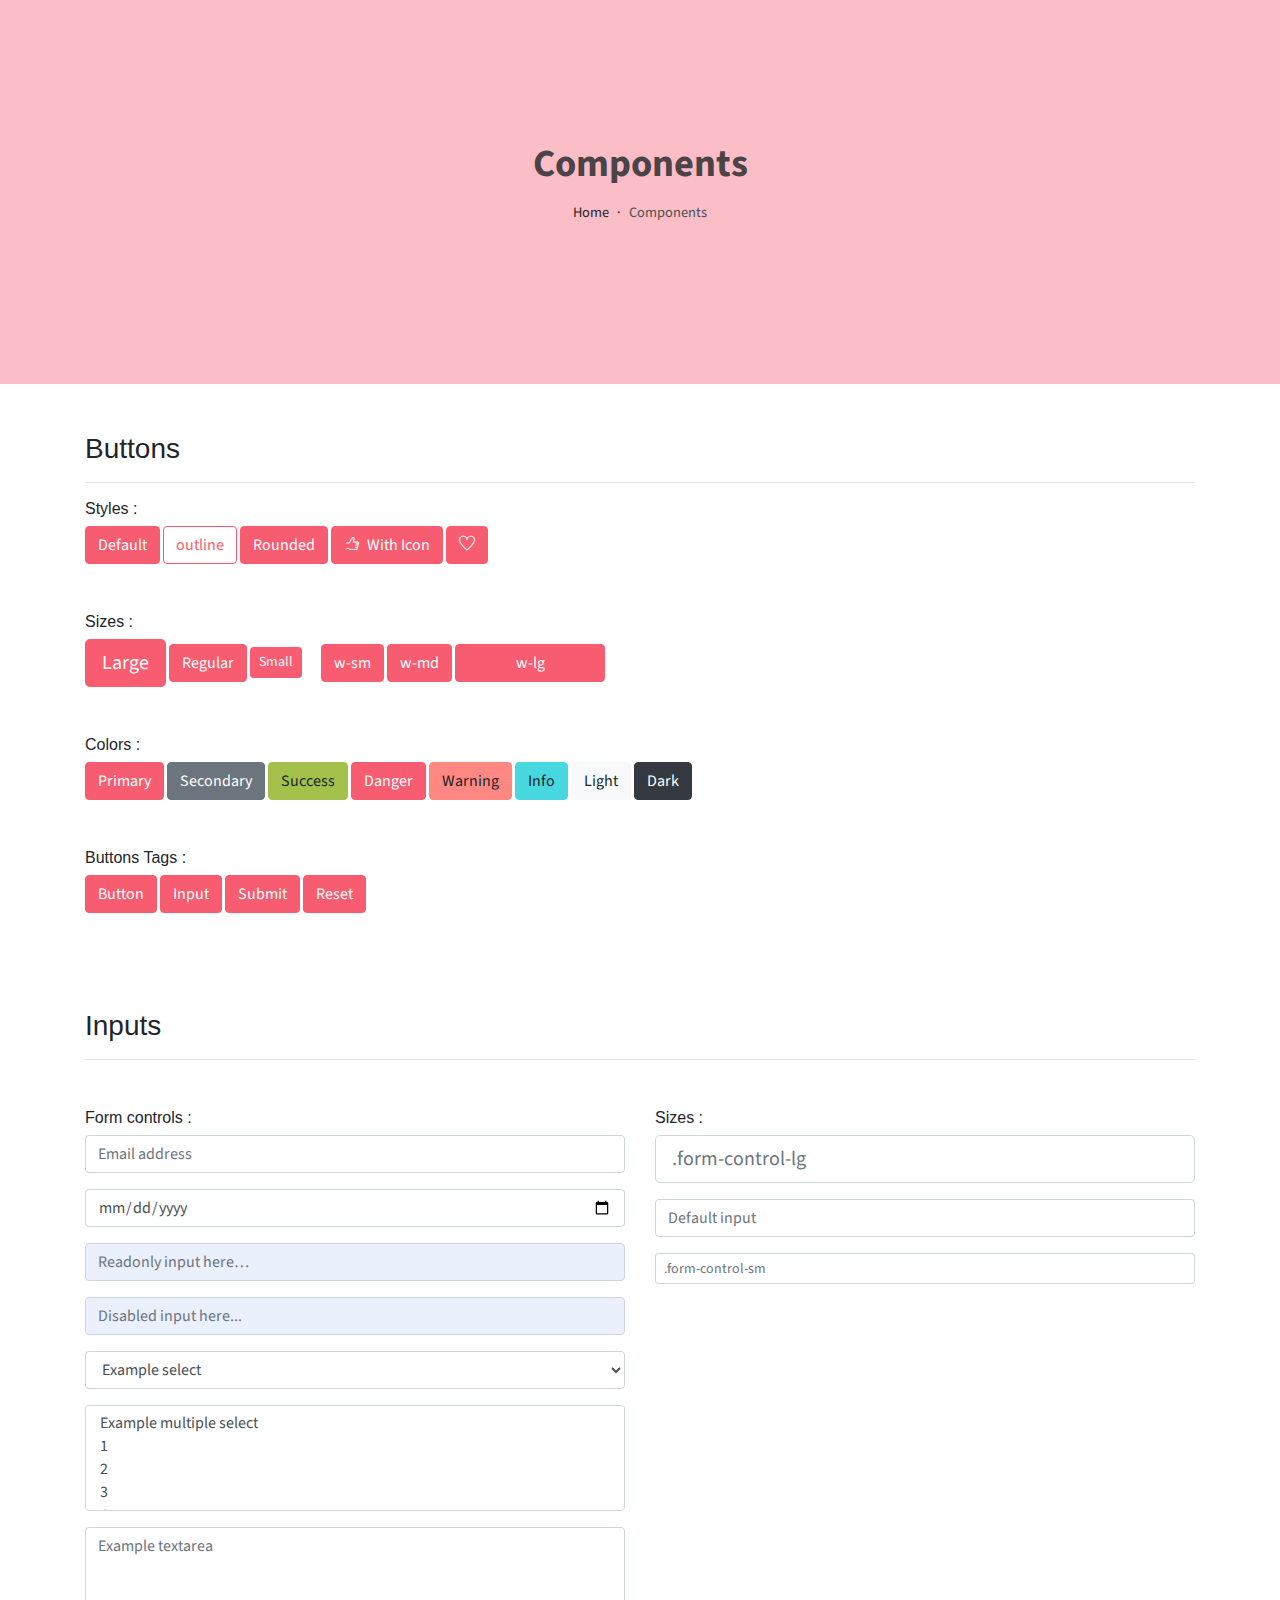
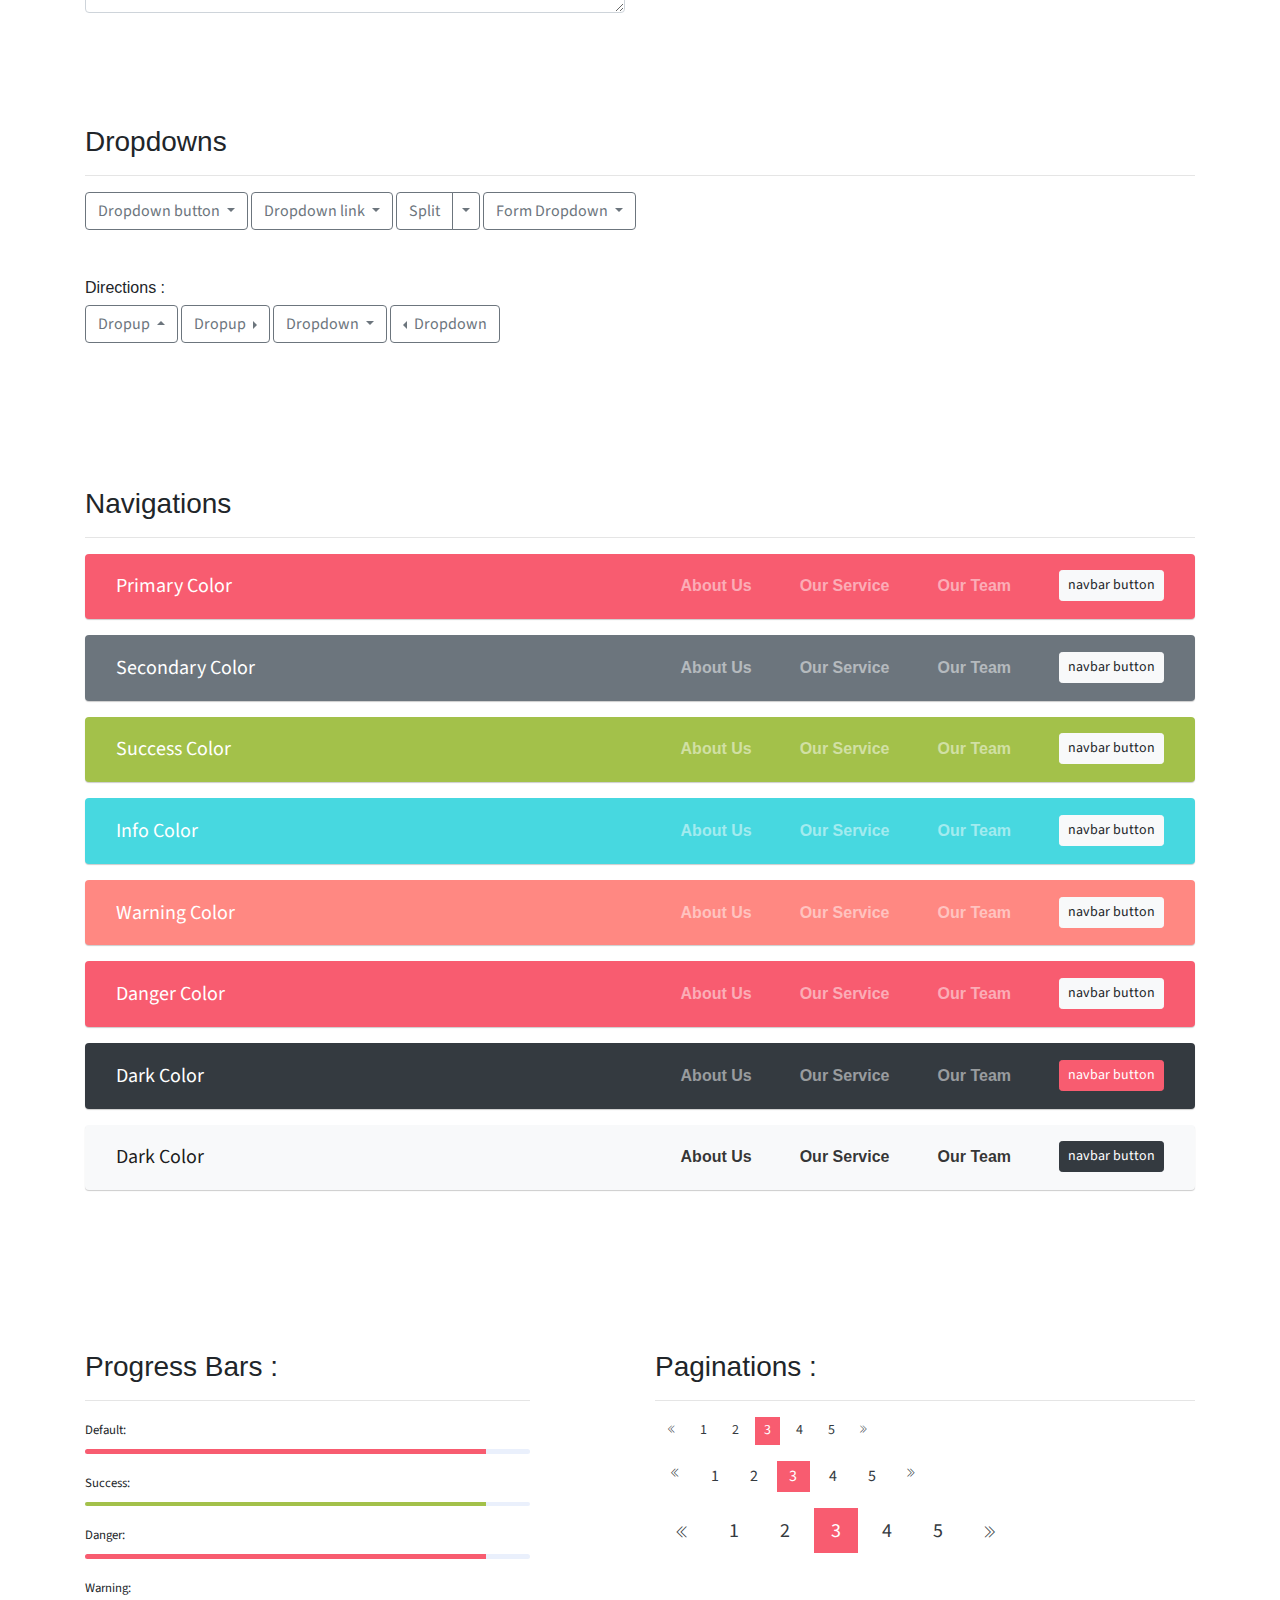
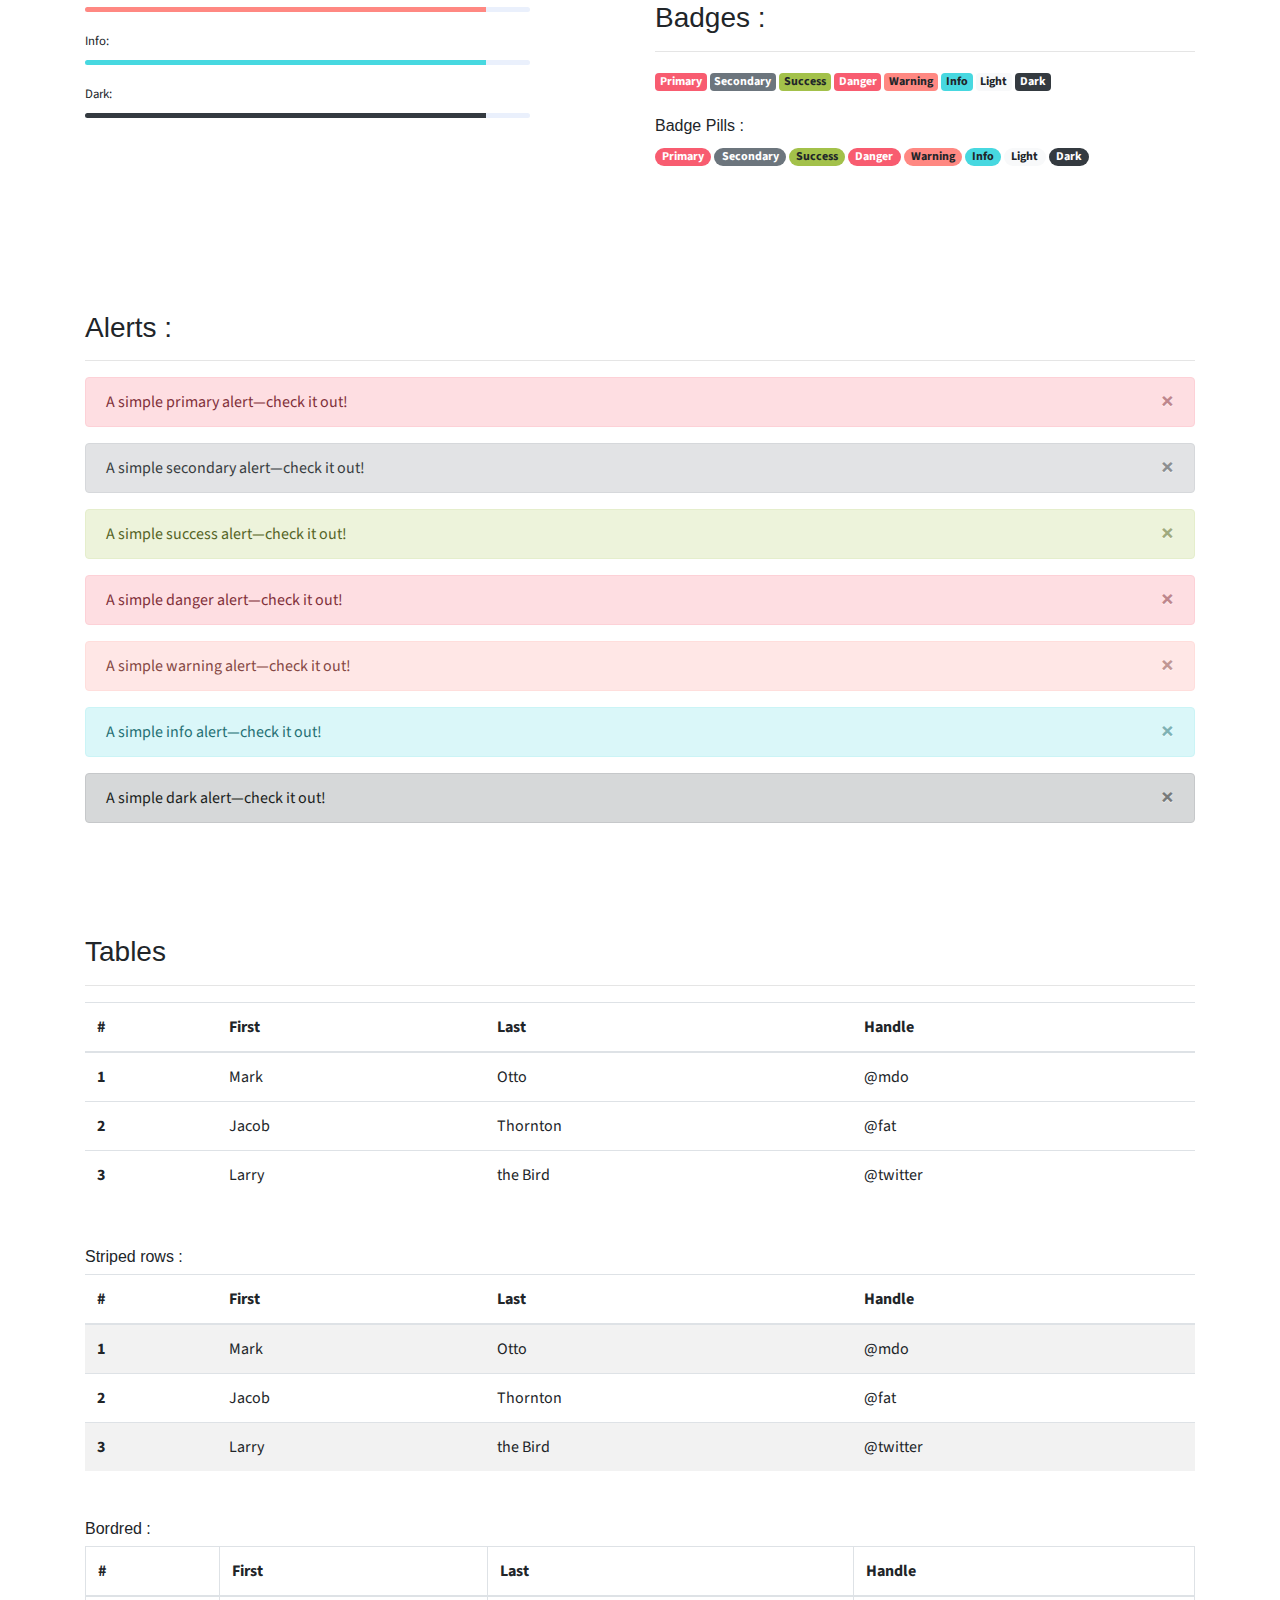
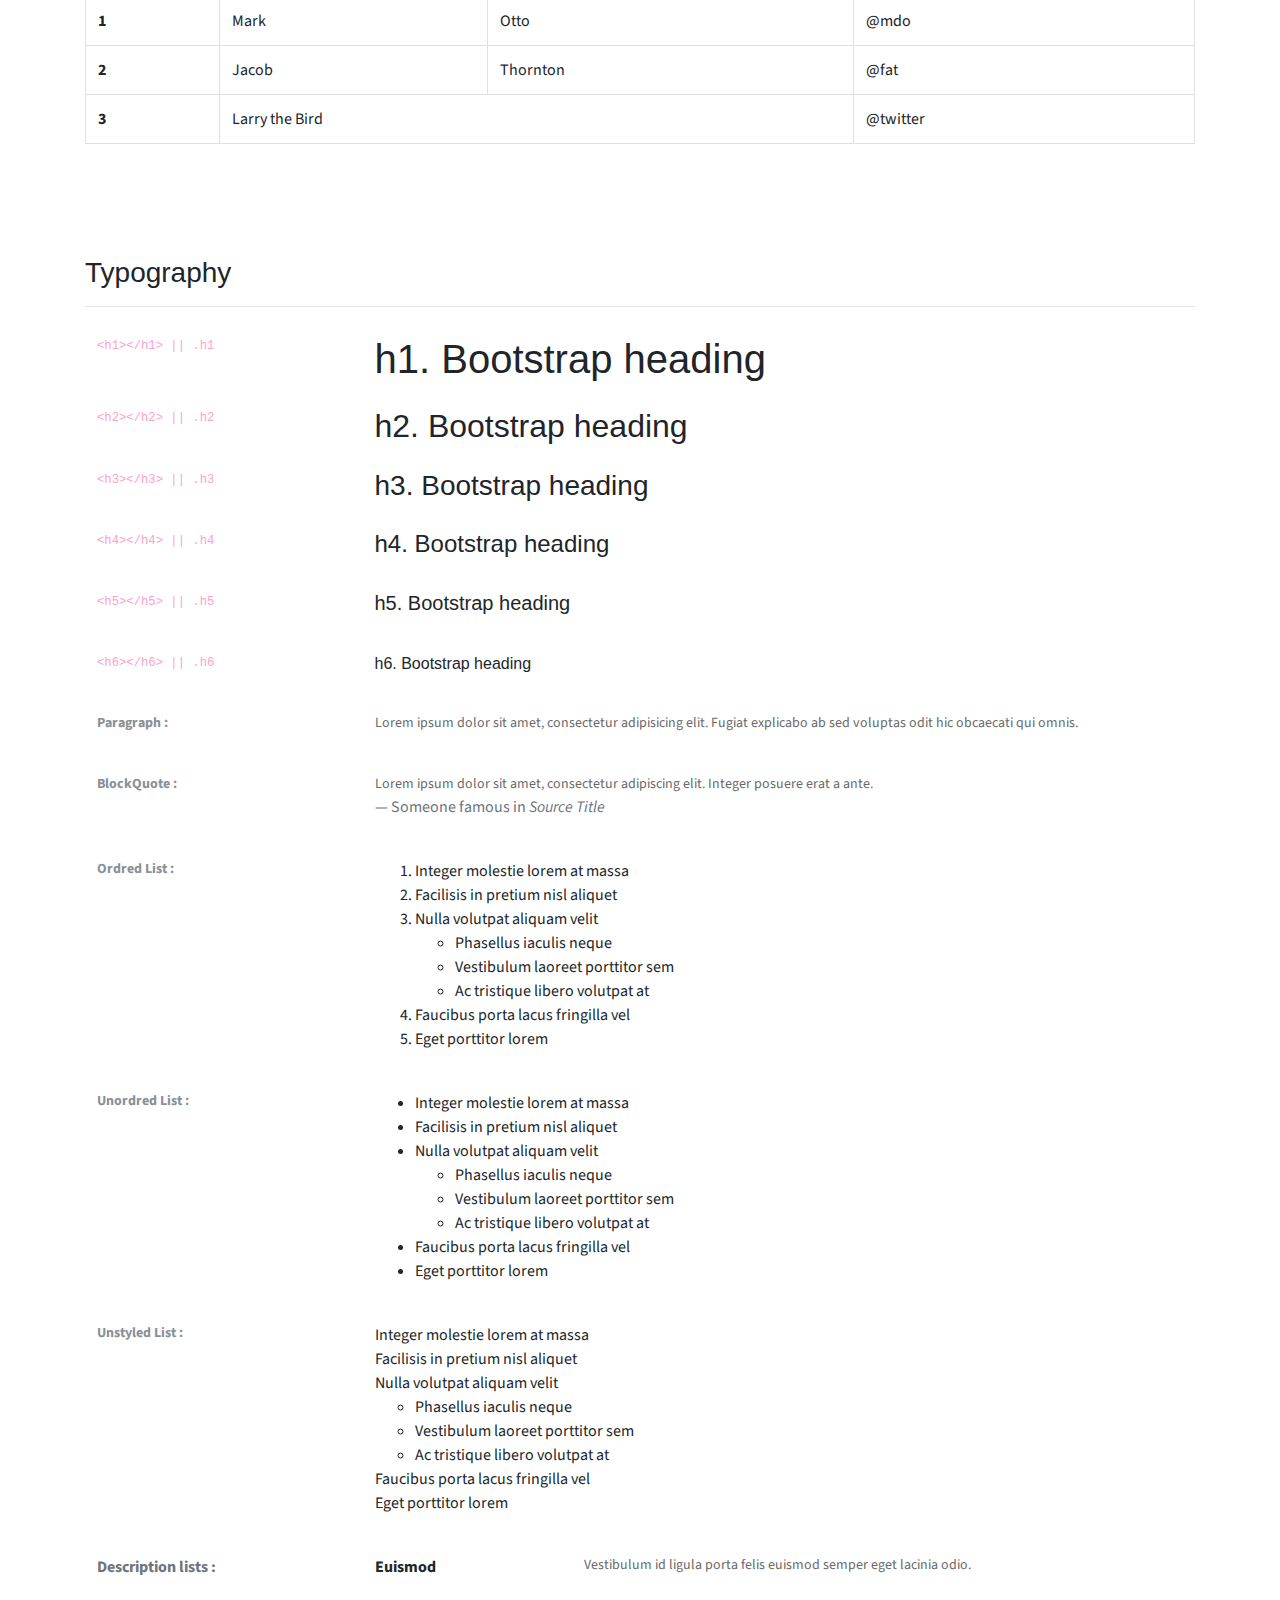
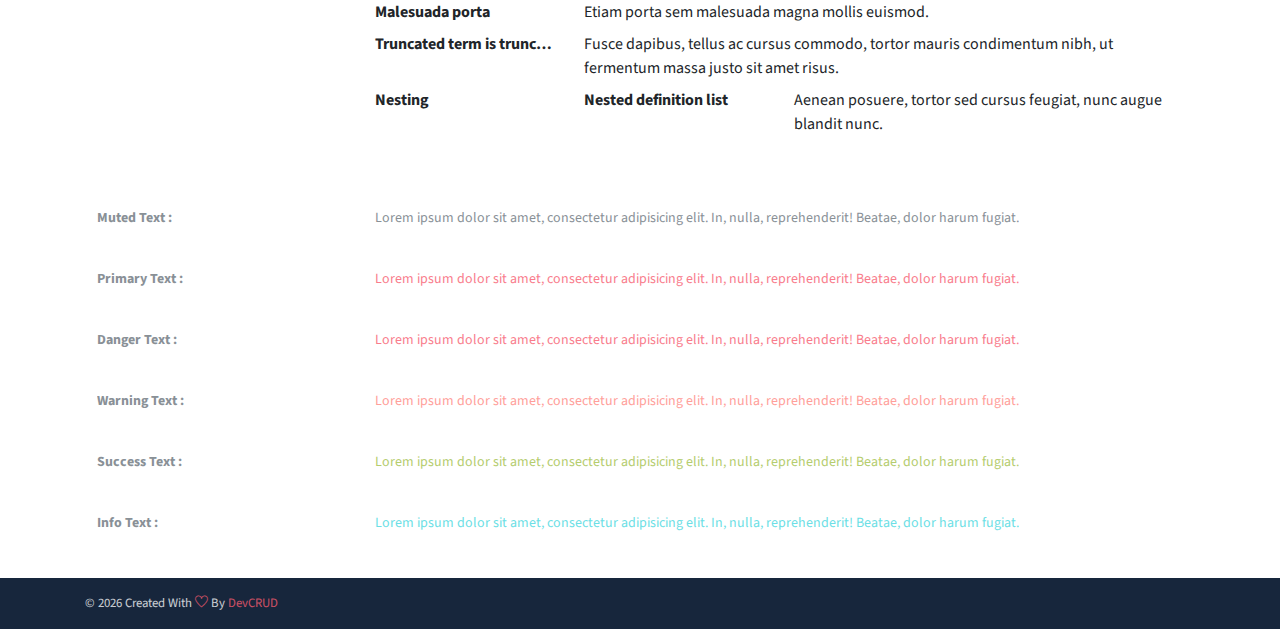
<file: components.html>
<!DOCTYPE html>
<html lang="en">
<head>
   <meta charset="utf-8">
   <meta name="viewport" content="width=device-width, initial-scale=1, shrink-to-fit=no">
   <meta name="description" content="Start your development with JohnDoe landing page.">
   <meta name="author" content="Devcrud">
   <title>JohnDoe Landing page | Components</title>
   <link rel="icon" href="assets/imgs/favicon.png" type="image/png">
   <!-- font icons -->
   <link rel="stylesheet" href="assets/vendors/themify-icons/css/themify-icons.css">
   <!-- Bootstrap + Steller  -->
   <link rel="stylesheet" href="assets/css/johndoe.css">
</head>
<body>

   <!-- Page Header -->
   <header class="header header-mini"> 
      <div class="header-title">Components</div> 
      <nav aria-label="breadcrumb">
         <ol class="breadcrumb">
            <li class="breadcrumb-item"><a href="/">Home</a></li>
            <li class="breadcrumb-item active" aria-current="page">Components</li>
         </ol>
      </nav>
   </header> <!-- End Of Page Header -->

   <!-- main content -->
   <div class="container">

      <!-- Buttons -->
      <h3 class="mt-5">Buttons</h3>
      <hr>
      <h6 class="section-secondary-title">Styles :</h6>
      <button class="btn btn-primary">Default</button>
      <button class="btn btn-outline-primary">outline</button>
      <button class="btn btn-primary rounded">Rounded</button>
      <button class="btn btn-primary rounded"><i class="ti-thumb-up pr-1"></i> With Icon</button>
      <button class="btn btn-primary circle"><i class="ti-heart"></i></button>

      <h6 class="section-secondary-title mt-5">Sizes :</h6>
      <button class="btn btn-primary btn-lg">Large</button>
      <button class="btn btn-primary ">Regular</button>
      <button class="btn btn-primary btn-sm">Small</button>
      <button class="btn btn-primary w-sm ml-3">w-sm</button>
      <button class="btn btn-primary w-md">w-md</button>
      <button class="btn btn-primary w-lg">w-lg</button>

      <h6 class="section-secondary-title mt-5">Colors :</h6>          
      <button type="button" class="btn btn-primary">Primary</button>
      <button type="button" class="btn btn-secondary">Secondary</button>
      <button type="button" class="btn btn-success">Success</button>
      <button type="button" class="btn btn-danger">Danger</button>
      <button type="button" class="btn btn-warning">Warning</button>
      <button type="button" class="btn btn-info">Info</button>
      <button type="button" class="btn btn-light">Light</button>
      <button type="button" class="btn btn-dark">Dark</button>

      <h6 class="section-secondary-title mt-5">Buttons Tags :</h6>
      <button class="btn btn-primary" type="submit">Button</button>
      <input class="btn btn-primary" type="button" value="Input">
      <input class="btn btn-primary" type="submit" value="Submit">
      <input class="btn btn-primary" type="reset" value="Reset">
      
      <!-- devider -->
      <div class="py-5"></div>

      <!-- Inputs -->
      <h3>Inputs</h3>
      <hr>
      <div class="row mt-5">
         <div class="col-md-6">
            <h6 class="section-secondary-title">Form controls :</h6>        
            <div class="form-group">
               <input type="email" class="form-control" id="exampleFormControlInput1" placeholder="Email address">
            </div>
            <div class="form-group">
               <input type="date" class="form-control" id="exampleFormControlInput1" placeholder="Date">
            </div>
            <div class="form-group">
               <input class="form-control" type="text" placeholder="Readonly input here…" readonly>
            </div>
            <div class="form-group">
               <input class="form-control" id="disabledInput" type="text" placeholder="Disabled input here..." disabled>
            </div>
            <div class="form-group">
               <select class="form-control" id="exampleFormControlSelect1">
                  <option>Example select</option>
                  <option>1</option>
                  <option>2</option>
                  <option>3</option>
                  <option>4</option>
                  <option>5</option>
               </select>
            </div>
            <div class="form-group">
               <select multiple class="form-control" id="exampleFormControlSelect2">
                  <option>Example multiple select</option>
                  <option>1</option>
                  <option>2</option>
                  <option>3</option>
                  <option>4</option>
                  <option>5</option>
               </select>
            </div>
            <div class="form-group">
               <textarea class="form-control" id="exampleFormControlTextarea1" rows="3" placeholder="Example textarea"></textarea>
            </div>
         </div>
         <div class="col-md-6">
            <h6 class="section-secondary-title">Sizes :</h6>    
            <div class="form-group">
               <input class="form-control form-control-lg" type="text" placeholder=".form-control-lg">             
            </div>
            <div class="form-group">
               <input class="form-control" type="text" placeholder="Default input">
            </div>
            <div class="form-group">
               <input class="form-control form-control-sm" type="text" placeholder=".form-control-sm"> 
            </div>
         </div>
      </div> <!-- end of inputs -->   

      <!-- devider -->
      <div class="py-5"></div>             

      <!-- Dropdowns -->
      <h3 class="components-section-title font-weight-normal">Dropdowns</h3>
      <hr>
      <div class="dropdown d-inline-block">
         <button class="btn btn-outline-secondary dropdown-toggle" type="button" id="dropdownMenuButton" data-toggle="dropdown" aria-haspopup="true" aria-expanded="false">
         Dropdown button
         </button>
         <div class="dropdown-menu" aria-labelledby="dropdownMenuButton">
         <a class="dropdown-item" href="#">Action</a>
         <a class="dropdown-item" href="#">Another action</a>
         <a class="dropdown-item" href="#">Something else here</a>
         </div>
      </div>
      <div class="dropdown d-inline-block">
         <a class="btn btn-outline-secondary dropdown-toggle" href="#" role="button" id="dropdownMenuLink" data-toggle="dropdown" aria-haspopup="true" aria-expanded="false">
            Dropdown link
         </a>
         <div class="dropdown-menu" aria-labelledby="dropdownMenuLink">
            <a class="dropdown-item" href="#">Action</a>
            <a class="dropdown-item" href="#">Another action</a>
            <a class="dropdown-item" href="#">Something else here</a>
         </div>
      </div>
      <div class="btn-group">
         <button type="button" class="btn btn-outline-secondary">Split</button>
         <button type="button" class="btn btn-outline-secondary dropdown-toggle dropdown-toggle-split" data-toggle="dropdown" aria-haspopup="true" aria-expanded="false">
         <span class="sr-only">Toggle Dropdown</span>
         </button>
         <div class="dropdown-menu">
            <a class="dropdown-item" href="#">Action</a>
            <a class="dropdown-item" href="#">Another action</a>
            <a class="dropdown-item" href="#">Something else here</a>
            <div class="dropdown-divider"></div>
            <a class="dropdown-item" href="#">Separated link</a>
         </div>
      </div>
      <div class="btn-group">
         <button class="btn btn-outline-secondary dropdown-toggle" type="button" id="dropdownMenuButton" data-toggle="dropdown" aria-haspopup="true" aria-expanded="false">
            Form Dropdown
         </button>
         <div class="dropdown-menu form">
            <form class="px-4 py-3">
               <div class="form-group">
                  <input type="email" class="form-control" id="exampleDropdownFormEmail1" placeholder="email@example.com">
               </div>
               <div class="form-group">
                  <input type="password" class="form-control" id="exampleDropdownFormPassword1" placeholder="Password">
               </div>
               <div class="form-check mb-3">
                  <input type="checkbox" class="form-check-input" id="dropdownCheck">
                  <label class="form-check-label" for="dropdownCheck">
                     Remember me
                  </label>
               </div>
               <button type="submit" class="btn btn-primary btn-block">Sign in</button>
            </form>
            <div class="dropdown-divider"></div>
            <a class="dropdown-item" href="#"><small>New around here? Sign up</small></a>
            <a class="dropdown-item" href="#"><small>Forgot password?</small></a>
         </div>
      </div>       
      <h6 class="section-secondary-title mt-5">Directions :</h6>  
      <div class="btn-group dropup">
         <button type="button" class="btn btn-outline-secondary dropdown-toggle" data-toggle="dropdown" aria-haspopup="true" aria-expanded="false">
            Dropup
         </button>
         <div class="dropdown-menu">
            <a class="dropdown-item" href="#">Action</a>
            <a class="dropdown-item" href="#">Another action</a>
            <a class="dropdown-item" href="#">Something else here</a>
            <div class="dropdown-divider"></div>
            <a class="dropdown-item" href="#">Separated link</a>
         </div>
      </div>
      <div class="btn-group dropright">
         <button type="button" class="btn btn-outline-secondary dropdown-toggle" data-toggle="dropdown" aria-haspopup="true" aria-expanded="false">
            Dropup
         </button>
         <div class="dropdown-menu">
            <a class="dropdown-item" href="#">Action</a>
            <a class="dropdown-item" href="#">Another action</a>
            <a class="dropdown-item" href="#">Something else here</a>
            <div class="dropdown-divider"></div>
            <a class="dropdown-item" href="#">Separated link</a>
         </div>
      </div>
      <div class="btn-group">
         <button type="button" class="btn btn-outline-secondary dropdown-toggle" data-toggle="dropdown" aria-haspopup="true" aria-expanded="false">
            Dropdown
         </button>
         <div class="dropdown-menu">
            <a class="dropdown-item" href="#">Action</a>
            <a class="dropdown-item" href="#">Another action</a>
            <a class="dropdown-item" href="#">Something else here</a>
            <div class="dropdown-divider"></div>
            <a class="dropdown-item" href="#">Separated link</a>
         </div>
      </div>
      <div class="btn-group dropleft">
         <button type="button" class="btn btn-outline-secondary dropdown-toggle" data-toggle="dropdown" aria-haspopup="true" aria-expanded="false">
            Dropdown
         </button>
         <div class="dropdown-menu">
            <a class="dropdown-item" href="#">Action</a>
            <a class="dropdown-item" href="#">Another action</a>
            <a class="dropdown-item" href="#">Something else here</a>
            <div class="dropdown-divider"></div>
            <a class="dropdown-item" href="#">Separated link</a>
         </div>
      </div> <!-- end of Dropdowns -->  

      <!-- devider -->
      <div class="py-5"></div>   

      <!-- navbars -->
      <h3 class="components-section-title font-weight-normal mt-5">Navigations</h3>
      <hr>
      <nav class="navbar navbar-expand-sm navbar-dark bg-primary rounded shadow mb-3">
         <div class="container">
            <a class="navbar-brand" href="#">Primary Color</a>
            <button class="navbar-toggler ml-auto" type="button" data-toggle="collapse" data-target="#navbarSupportedContent" aria-controls="navbarSupportedContent" aria-expanded="false" aria-label="Toggle navigation">
            <span class="navbar-toggler-icon"></span>
            </button>
            <div class="collapse navbar-collapse" id="navbarSupportedContent">
               <ul class="navbar-nav ml-auto"> 
                  <li class="nav-item">
                     <a class="nav-link" href="#about">About Us</a>
                  </li>
                  <li class="nav-item">
                     <a class="nav-link" href="#service">Our Service</a>
                  </li>
                  <li class="nav-item">
                     <a class="nav-link" href="#team">Our Team</a>
                  </li>
                  <li class="nav-item">
                     <a href="#book-table" class="ml-4 mt-1 btn btn-light btn-sm">navbar button</a>
                  </li>
               </ul>                       
            </div>
         </div>
      </nav>
      <nav class="navbar navbar-expand-sm navbar-dark bg-secondary rounded shadow mb-3">
         <div class="container">
            <a class="navbar-brand" href="#">Secondary Color</a>
            <button class="navbar-toggler ml-auto" type="button" data-toggle="collapse" data-target="#navbarSupportedContent" aria-controls="navbarSupportedContent" aria-expanded="false" aria-label="Toggle navigation">
            <span class="navbar-toggler-icon"></span>
            </button>
            <div class="collapse navbar-collapse" id="navbarSupportedContent">
               <ul class="navbar-nav ml-auto"> 
                  <li class="nav-item">
                     <a class="nav-link" href="#about">About Us</a>
                  </li>
                  <li class="nav-item">
                     <a class="nav-link" href="#service">Our Service</a>
                  </li>
                  <li class="nav-item">
                     <a class="nav-link" href="#team">Our Team</a>
                  </li>
                  <li class="nav-item">
                     <a href="#book-table" class="ml-4 mt-1 btn btn-light btn-sm">navbar button</a>
                  </li>
               </ul>                       
            </div>
         </div>
      </nav>
      <nav class="navbar navbar-expand-sm navbar-dark bg-success rounded shadow mb-3">
         <div class="container">
            <a class="navbar-brand" href="#">Success Color</a>
            <button class="navbar-toggler ml-auto" type="button" data-toggle="collapse" data-target="#navbarSupportedContent" aria-controls="navbarSupportedContent" aria-expanded="false" aria-label="Toggle navigation">
            <span class="navbar-toggler-icon"></span>
            </button>
            <div class="collapse navbar-collapse" id="navbarSupportedContent">
               <ul class="navbar-nav ml-auto"> 
                  <li class="nav-item">
                     <a class="nav-link" href="#about">About Us</a>
                  </li>
                  <li class="nav-item">
                     <a class="nav-link" href="#service">Our Service</a>
                  </li>
                  <li class="nav-item">
                     <a class="nav-link" href="#team">Our Team</a>
                  </li>
                  <li class="nav-item">
                     <a href="#book-table" class="ml-4 mt-1 btn btn-light btn-sm">navbar button</a>
                  </li>
               </ul>                       
            </div>
         </div>
      </nav>
      <nav class="navbar navbar-expand-sm navbar-dark bg-info rounded shadow mb-3">
         <div class="container">
            <a class="navbar-brand" href="#">Info Color</a>
            <button class="navbar-toggler ml-auto" type="button" data-toggle="collapse" data-target="#navbarSupportedContent" aria-controls="navbarSupportedContent" aria-expanded="false" aria-label="Toggle navigation">
            <span class="navbar-toggler-icon"></span>
            </button>
            <div class="collapse navbar-collapse" id="navbarSupportedContent">
               <ul class="navbar-nav ml-auto"> 
                  <li class="nav-item">
                     <a class="nav-link" href="#about">About Us</a>
                  </li>
                  <li class="nav-item">
                     <a class="nav-link" href="#service">Our Service</a>
                  </li>
                  <li class="nav-item">
                     <a class="nav-link" href="#team">Our Team</a>
                  </li>
                  <li class="nav-item">
                     <a href="#book-table" class="ml-4 mt-1 btn btn-light btn-sm">navbar button</a>
                  </li>
               </ul>                       
            </div>
         </div>
      </nav>
      <nav class="navbar navbar-expand-sm navbar-dark bg-warning rounded shadow mb-3">
         <div class="container">
            <a class="navbar-brand" href="#">Warning Color</a>
            <button class="navbar-toggler ml-auto" type="button" data-toggle="collapse" data-target="#navbarSupportedContent" aria-controls="navbarSupportedContent" aria-expanded="false" aria-label="Toggle navigation">
            <span class="navbar-toggler-icon"></span>
            </button>
            <div class="collapse navbar-collapse" id="navbarSupportedContent">
               <ul class="navbar-nav ml-auto"> 
                  <li class="nav-item">
                     <a class="nav-link" href="#about">About Us</a>
                  </li>
                  <li class="nav-item">
                     <a class="nav-link" href="#service">Our Service</a>
                  </li>
                  <li class="nav-item">
                     <a class="nav-link" href="#team">Our Team</a>
                  </li>
                  <li class="nav-item">
                     <a href="#book-table" class="ml-4 mt-1 btn btn-light btn-sm">navbar button</a>
                  </li>
               </ul>                       
            </div>
         </div>
      </nav>
      <nav class="navbar navbar-expand-sm navbar-dark bg-danger rounded shadow mb-3">
         <div class="container">
            <a class="navbar-brand" href="#">Danger Color</a>
            <button class="navbar-toggler ml-auto" type="button" data-toggle="collapse" data-target="#navbarSupportedContent" aria-controls="navbarSupportedContent" aria-expanded="false" aria-label="Toggle navigation">
            <span class="navbar-toggler-icon"></span>
            </button>
            <div class="collapse navbar-collapse" id="navbarSupportedContent">
               <ul class="navbar-nav ml-auto"> 
                  <li class="nav-item">
                     <a class="nav-link" href="#about">About Us</a>
                  </li>
                  <li class="nav-item">
                     <a class="nav-link" href="#service">Our Service</a>
                  </li>
                  <li class="nav-item">
                     <a class="nav-link" href="#team">Our Team</a>
                  </li>
                  <li class="nav-item">
                     <a href="#book-table" class="ml-4 mt-1 btn btn-light btn-sm">navbar button</a>
                  </li>
               </ul>                       
            </div>
         </div>
      </nav>
      <nav class="navbar navbar-expand-sm navbar-dark bg-dark rounded shadow mb-3">
         <div class="container">
            <a class="navbar-brand" href="#">Dark Color</a>
            <button class="navbar-toggler ml-auto" type="button" data-toggle="collapse" data-target="#navbarSupportedContent" aria-controls="navbarSupportedContent" aria-expanded="false" aria-label="Toggle navigation">
            <span class="navbar-toggler-icon"></span>
            </button>
            <div class="collapse navbar-collapse" id="navbarSupportedContent">
               <ul class="navbar-nav ml-auto"> 
                  <li class="nav-item">
                     <a class="nav-link" href="#about">About Us</a>
                  </li>
                  <li class="nav-item">
                     <a class="nav-link" href="#service">Our Service</a>
                  </li>
                  <li class="nav-item">
                     <a class="nav-link" href="#team">Our Team</a>
                  </li>
                  <li class="nav-item">
                     <a href="#book-table" class="ml-4 mt-1 btn btn-primary btn-sm">navbar button</a>
                  </li>
               </ul>                       
            </div>
         </div>
      </nav>
      <nav class="navbar navbar-expand-sm navbar-light bg-light rounded shadow mb-3">
         <div class="container">
            <a class="navbar-brand" href="#">Dark Color</a>
            <button class="navbar-toggler ml-auto" type="button" data-toggle="collapse" data-target="#navbarSupportedContent" aria-controls="navbarSupportedContent" aria-expanded="false" aria-label="Toggle navigation">
            <span class="navbar-toggler-icon"></span>
            </button>
            <div class="collapse navbar-collapse" id="navbarSupportedContent">
               <ul class="navbar-nav ml-auto"> 
                  <li class="nav-item">
                     <a class="nav-link" href="#about">About Us</a>
                  </li>
                  <li class="nav-item">
                     <a class="nav-link" href="#service">Our Service</a>
                  </li>
                  <li class="nav-item">
                     <a class="nav-link" href="#team">Our Team</a>
                  </li>
                  <li class="nav-item">
                     <a href="#book-table" class="ml-4 mt-1 btn btn-dark btn-sm">navbar button</a>
                  </li>
               </ul>                       
            </div>
         </div>
      </nav>
      <!-- End of navbars -->

      <!-- devider -->
      <div class="py-5"></div>   
      
      <!-- progress bars -->
      <div class="row justify-content-between">
         <div class="col-md-5">
            <h3 class="components-section-title font-weight-normal mt-5">Progress Bars :</h3>
            <hr>
            <small>Default: </small>
            <div class="progress mt-2 mb-3">
               <div class="progress-bar" role="progressbar" style="width: 90%" aria-valuenow="25" aria-valuemin="0" aria-valuemax="100"></div>
            </div>
            <small>Success:</small>
            <div class="progress mt-2 mb-3">
               <div class="progress-bar bg-success" role="progressbar" style="width: 90%" aria-valuenow="25" aria-valuemin="0" aria-valuemax="100"></div>
            </div>
            <small>Danger:</small>
            <div class="progress mt-2 mb-3">
               <div class="progress-bar bg-danger" role="progressbar" style="width: 90%" aria-valuenow="25" aria-valuemin="0" aria-valuemax="100"></div>
            </div>
            <small>Warning:</small>
            <div class="progress mt-2 mb-3">
               <div class="progress-bar bg-warning" role="progressbar" style="width: 90%" aria-valuenow="25" aria-valuemin="0" aria-valuemax="100"></div>
            </div>
            <small>Info:</small>
            <div class="progress mt-2 mb-3">
               <div class="progress-bar bg-info" role="progressbar" style="width: 90%" aria-valuenow="25" aria-valuemin="0" aria-valuemax="100"></div>
            </div>
            <small>Dark:</small>
            <div class="progress mt-2 mb-3">
               <div class="progress-bar bg-dark" role="progressbar" style="width: 90%" aria-valuenow="25" aria-valuemin="0" aria-valuemax="100"></div>
            </div>
         </div>
         <div class="col-md-6">
            <h3 class="components-section-title font-weight-normal mt-5">Paginations :</h3>
            <hr>
            <nav aria-label="Page navigation example">
               <ul class="pagination pagination-sm">
                  <li class="page-item"><a class="page-link" href="#"><i class="ti-angle-double-left"></i></a></li>
                  <li class="page-item"><a class="page-link" href="#">1</a></li>
                  <li class="page-item"><a class="page-link" href="#">2</a></li>
                  <li class="page-item active"><a class="page-link" href="#">3</a></li>
                  <li class="page-item"><a class="page-link" href="#">4</a></li>
                  <li class="page-item"><a class="page-link" href="#">5</a></li>
                  <li class="page-item"><a class="page-link" href="#"><i class="ti-angle-double-right"></i></a></li>
               </ul>
            </nav>
            <nav aria-label="Page navigation example">
               <ul class="pagination">
               <li class="page-item"><a class="page-link" href="#"><i class="ti-angle-double-left"></i></a></li>
                  <li class="page-item"><a class="page-link" href="#">1</a></li>
                  <li class="page-item"><a class="page-link" href="#">2</a></li>
                  <li class="page-item active"><a class="page-link" href="#">3</a></li>
                  <li class="page-item"><a class="page-link" href="#">4</a></li>
                  <li class="page-item"><a class="page-link" href="#">5</a></li>
                  <li class="page-item"><a class="page-link" href="#"><i class="ti-angle-double-right"></i></a></li>
               </ul>
            </nav>
            <nav aria-label="Page navigation example">
               <ul class="pagination pagination-lg">
                  <li class="page-item"><a class="page-link" href="#"><i class="ti-angle-double-left"></i></a></li>
                  <li class="page-item"><a class="page-link" href="#">1</a></li>
                  <li class="page-item"><a class="page-link" href="#">2</a></li>
                  <li class="page-item active"><a class="page-link" href="#">3</a></li>
                  <li class="page-item"><a class="page-link" href="#">4</a></li>
                  <li class="page-item"><a class="page-link" href="#">5</a></li>
                  <li class="page-item"><a class="page-link" href="#"><i class="ti-angle-double-right"></i></a></li>
               </ul>
            </nav>

            <!-- Badges -->
            <h3 class="components-section-title font-weight-normal mt-5">Badges :</h3>
            <hr>
            <span class="badge badge-primary">Primary</span>
            <span class="badge badge-secondary">Secondary</span>
            <span class="badge badge-success">Success</span>
            <span class="badge badge-danger">Danger</span>
            <span class="badge badge-warning">Warning</span>
            <span class="badge badge-info">Info</span>
            <span class="badge badge-light">Light</span>
            <span class="badge badge-dark">Dark</span>
            <h6 class="section-secondary-title mt-4 mb-2">Badge Pills :</h6>
            <span class="badge badge-pill badge-primary">Primary</span>
            <span class="badge badge-pill badge-secondary">Secondary</span>
            <span class="badge badge-pill badge-success">Success</span>
            <span class="badge badge-pill badge-danger">Danger</span>
            <span class="badge badge-pill badge-warning">Warning</span>
            <span class="badge badge-pill badge-info">Info</span>
            <span class="badge badge-pill badge-light">Light</span>
            <span class="badge badge-pill badge-dark">Dark</span>
         </div>
      </div> <!-- End of Progress bars -->

      <!-- devider -->
      <div class="py-5"></div>  

      <!-- Alerts -->
      <h3 class="components-section-title font-weight-normal mt-5">Alerts :</h3>
      <hr>
      <div class="alert alert-primary alert-dismissible fade show" role="alert">
         A simple primary alert—check it out!
         <button type="button" class="close" data-dismiss="alert" aria-label="Close">
            <span aria-hidden="true">&times;</span>
         </button>
      </div>
      <div class="alert alert-secondary alert-dismissible fade show" role="alert">
         A simple secondary alert—check it out!
         <button type="button" class="close" data-dismiss="alert" aria-label="Close">
            <span aria-hidden="true">&times;</span>
         </button>
      </div>
      <div class="alert alert-success alert-dismissible fade show" role="alert">
         A simple success alert—check it out!
         <button type="button" class="close" data-dismiss="alert" aria-label="Close">
            <span aria-hidden="true">&times;</span>
         </button>
      </div>
      <div class="alert alert-danger alert-dismissible fade show" role="alert">
         A simple danger alert—check it out!
         <button type="button" class="close" data-dismiss="alert" aria-label="Close">
            <span aria-hidden="true">&times;</span>
         </button>
      </div>
      <div class="alert alert-warning alert-dismissible fade show" role="alert">
         A simple warning alert—check it out!
         <button type="button" class="close" data-dismiss="alert" aria-label="Close">
            <span aria-hidden="true">&times;</span>
         </button>
      </div>
      <div class="alert alert-info alert-dismissible fade show" role="alert">
         A simple info alert—check it out!
         <button type="button" class="close" data-dismiss="alert" aria-label="Close">
            <span aria-hidden="true">&times;</span>
         </button>
      </div>
      <div class="alert alert-dark alert-dismissible fade show" role="alert">
         A simple dark alert—check it out!
         <button type="button" class="close" data-dismiss="alert" aria-label="Close">
            <span aria-hidden="true">&times;</span>
         </button>
      </div>
      <!-- end of alerts -->

      <!-- devider -->
      <div class="py-5"></div> 
   
      <!-- tables -->
      <h3 class="components-section-title">Tables</h3>
      <hr>
      <table class="table">
         <thead>
            <tr>
               <th scope="col">#</th>
               <th scope="col">First</th>
               <th scope="col">Last</th>
               <th scope="col">Handle</th>
            </tr>
         </thead>
         <tbody>
            <tr>
               <th scope="row">1</th>
               <td>Mark</td>
               <td>Otto</td>
               <td>@mdo</td>
            </tr>
            <tr>
               <th scope="row">2</th>
               <td>Jacob</td>
               <td>Thornton</td>
               <td>@fat</td>
            </tr>
            <tr>
               <th scope="row">3</th>
               <td>Larry</td>
               <td>the Bird</td>
               <td>@twitter</td>
            </tr>
         </tbody>
      </table>

      <h6 class="section-secondary-title mt-5">Striped rows :</h6>
      <table class="table table-striped">
         <thead>
            <tr>
               <th scope="col">#</th>
               <th scope="col">First</th>
               <th scope="col">Last</th>
               <th scope="col">Handle</th>
            </tr>
         </thead>
         <tbody>
            <tr>
               <th scope="row">1</th>
               <td>Mark</td>
               <td>Otto</td>
               <td>@mdo</td>
            </tr>
            <tr>
               <th scope="row">2</th>
               <td>Jacob</td>
               <td>Thornton</td>
               <td>@fat</td>
            </tr>
            <tr>
               <th scope="row">3</th>
               <td>Larry</td>
               <td>the Bird</td>
               <td>@twitter</td>
            </tr>
         </tbody>
      </table>

      <h6 class="section-secondary-title mt-5">Bordred :</h6>
      <table class="table table-bordered">
         <thead>
            <tr>
               <th scope="col">#</th>
               <th scope="col">First</th>
               <th scope="col">Last</th>
               <th scope="col">Handle</th>
            </tr>
         </thead>
         <tbody>
            <tr>
               <th scope="row">1</th>
               <td>Mark</td>
               <td>Otto</td>
               <td>@mdo</td>
            </tr>
            <tr>
               <th scope="row">2</th>
               <td>Jacob</td>
               <td>Thornton</td>
               <td>@fat</td>
            </tr>
            <tr>
               <th scope="row">3</th>
               <td colspan="2">Larry the Bird</td>
               <td>@twitter</td>
            </tr>
         </tbody>
      </table>
      <!-- end of tables -->

      <!-- devider -->
      <div class="py-5"></div> 

      <!-- typography -->
      <h3 class="components-section-title">Typography</h3>
      <hr>
     
      <table class="table table-borderless v-align-center">
         <tbody>
            <tr>
               <td>
                  <p><code class="highlighter-rouge">&lt;h1&gt;&lt;/h1&gt; || .h1</code></p>
               </td>
               <td class="w-75"><span class="h1">h1. Bootstrap heading</span></td>
            </tr>
            <tr>
               <td>
                  <p><code class="highlighter-rouge">&lt;h2&gt;&lt;/h2&gt; || .h2</code></p>
               </td>
               <td><span class="h2">h2. Bootstrap heading</span></td>
            </tr>
            <tr>
               <td>
                  <p><code class="highlighter-rouge">&lt;h3&gt;&lt;/h3&gt; || .h3</code></p>
               </td>
               <td><span class="h3">h3. Bootstrap heading</span></td>
            </tr>
            <tr>
               <td>
                  <p><code class="highlighter-rouge">&lt;h4&gt;&lt;/h4&gt; || .h4</code></p>
               </td>
               <td><span class="h4">h4. Bootstrap heading</span></td>
            </tr>
            <tr>
               <td>
                  <p><code class="highlighter-rouge">&lt;h5&gt;&lt;/h5&gt; || .h5</code></p>
               </td>
               <td><span class="h5">h5. Bootstrap heading</span></td>
            </tr>
            <tr>
               <td>
                  <p><code class="highlighter-rouge">&lt;h6&gt;&lt;/h6&gt; || .h6</code></p>
               </td>
               <td><span class="h6">h6. Bootstrap heading</span></td>
            </tr>
            <tr>
               <td>
                  <p class="font-weight-bold text-muted">Paragraph :</p>
               </td>
               <td><p>Lorem ipsum dolor sit amet, consectetur adipisicing elit. Fugiat explicabo ab sed voluptas odit hic obcaecati qui omnis.</p></td>
            </tr>
            <tr>
               <td>
                  <p class="font-weight-bold text-muted">BlockQuote :</p>
               </td>
               <td>
                  <blockquote class="blockquote">
                     <p class="mb-0">Lorem ipsum dolor sit amet, consectetur adipiscing elit. Integer posuere erat a ante.</p>
                     <footer class="blockquote-footer">Someone famous in <cite title="Source Title">Source Title</cite></footer>
                  </blockquote>
               </td>
            </tr>

            
            <tr>
               <td><p class="font-weight-bold text-muted">Ordred List :</p></td>
               <td>
                  <ol>
                     <li>Integer molestie lorem at massa</li>
                     <li>Facilisis in pretium nisl aliquet</li>
                     <li>Nulla volutpat aliquam velit
                        <ul>
                           <li>Phasellus iaculis neque</li>
                           <li>Vestibulum laoreet porttitor sem</li>
                           <li>Ac tristique libero volutpat at</li>
                        </ul>
                     </li>
                     <li>Faucibus porta lacus fringilla vel</li>
                     <li>Eget porttitor lorem</li>
                  </ol>
               </td>
            </tr>
            <tr>
               <td><p class="font-weight-bold text-muted">Unordred List :</p></td>
               <td>
                  <ul >
                     <li>Integer molestie lorem at massa</li>
                     <li>Facilisis in pretium nisl aliquet</li>
                     <li>Nulla volutpat aliquam velit
                        <ul>
                           <li>Phasellus iaculis neque</li>
                           <li>Vestibulum laoreet porttitor sem</li>
                           <li>Ac tristique libero volutpat at</li>
                        </ul>
                     </li>
                     <li>Faucibus porta lacus fringilla vel</li>
                     <li>Eget porttitor lorem</li>
                  </ul>
               </td>
            </tr>
            <tr>
               <td><p class="font-weight-bold text-muted">Unstyled List :</p></td>
               <td>
                  <ul class="list-unstyled">
                     <li>Integer molestie lorem at massa</li>
                     <li>Facilisis in pretium nisl aliquet</li>
                     <li>Nulla volutpat aliquam velit
                        <ul>
                           <li>Phasellus iaculis neque</li>
                           <li>Vestibulum laoreet porttitor sem</li>
                           <li>Ac tristique libero volutpat at</li>
                        </ul>
                     </li>
                     <li>Faucibus porta lacus fringilla vel</li>
                     <li>Eget porttitor lorem</li>
                  </ul>
               </td>
            </tr>
            <tr>
               <td class="font-weight-bold text-muted">Description lists : </td>
               <td>
                  <dl class="row">
                     <dt class="col-sm-3">Euismod</dt>
                     <dd class="col-sm-9">
                        <p>Vestibulum id ligula porta felis euismod semper eget lacinia odio.</p>
                     </dd>

                     <dt class="col-sm-3">Malesuada porta</dt>
                     <dd class="col-sm-9">Etiam porta sem malesuada magna mollis euismod.</dd>

                     <dt class="col-sm-3 text-truncate">Truncated term is truncated</dt>
                     <dd class="col-sm-9">Fusce dapibus, tellus ac cursus commodo, tortor mauris condimentum nibh, ut fermentum massa justo sit amet risus.</dd>

                     <dt class="col-sm-3">Nesting</dt>
                     <dd class="col-sm-9">
                        <dl class="row">
                           <dt class="col-sm-4">Nested definition list</dt>
                           <dd class="col-sm-8">Aenean posuere, tortor sed cursus feugiat, nunc augue blandit nunc.</dd>
                        </dl>
                     </dd>
                  </dl>
               </td>
            </tr>
            <tr>
               <td>
                  <p class="font-weight-bold text-muted">Muted Text :</p>
               </td>
               <td>
                  <p class="text-muted">Lorem ipsum dolor sit amet, consectetur adipisicing elit. In, nulla, reprehenderit! Beatae, dolor harum fugiat.</p>
               </td>
            </tr>
            <tr>
               <td>
                  <p class="font-weight-bold text-muted">Primary Text :</p>
               </td>
               <td>
                  <p class="text-primary">Lorem ipsum dolor sit amet, consectetur adipisicing elit. In, nulla, reprehenderit! Beatae, dolor harum fugiat.</p>
               </td>
            </tr>
            <tr>
               <td>
                  <p class="font-weight-bold text-muted">Danger Text :</p>
               </td>
               <td>
                  <p class="text-danger">Lorem ipsum dolor sit amet, consectetur adipisicing elit. In, nulla, reprehenderit! Beatae, dolor harum fugiat.</p>
               </td>
            </tr>
            <tr>
               <td>
                  <p class="font-weight-bold text-muted">Warning Text :</p>
               </td>
               <td>
                  <p class="text-warning">Lorem ipsum dolor sit amet, consectetur adipisicing elit. In, nulla, reprehenderit! Beatae, dolor harum fugiat.</p>
               </td>
            </tr>
            <tr>
               <td>
                  <p class="font-weight-bold text-muted">Success Text :</p>
               </td>
               <td>
                  <p class="text-success">Lorem ipsum dolor sit amet, consectetur adipisicing elit. In, nulla, reprehenderit! Beatae, dolor harum fugiat.</p>
               </td>
            </tr>
            <tr>
               <td>
                  <p class="font-weight-bold text-muted">Info Text :</p>
               </td>
               <td>
                  <p class="text-info">Lorem ipsum dolor sit amet, consectetur adipisicing elit. In, nulla, reprehenderit! Beatae, dolor harum fugiat.</p>
               </td>
            </tr>
         </tbody>
      </table>
   </div>
   <!-- end of typography -->

   <!-- Page Footer -->
   <footer class="footer py-3">
        <div class="container">
            <p class="small mb-0 text-light">
                &copy; <script>document.write(new Date().getFullYear())</script> Created With <i class="ti-heart text-danger"></i> By <a href="http://devcrud.com" target="_blank"><span class="text-danger" title="Bootstrap 4 Themes and Dashboards">DevCRUD</span></a> 
            </p>
        </div>
    </footer>
   <!-- End of Page Footer -->  
   
   <!-- core  -->
   <script src="assets/vendors/jquery/jquery-3.4.1.js"></script>
   <script src="assets/vendors/bootstrap/bootstrap.bundle.js"></script>

</body>
</html>
</file>
<file: assets/vendors/themify-icons/css/themify-icons.css>
@font-face {
	font-family: 'themify';
	src:url("../fonts/themify.eot?-fvbane");
	src:url("../fonts/themify.eot?#iefix-fvbane") format("embedded-opentype"),
		url("../fonts/themify.woff?-fvbane") format("woff"),
		url("../fonts/themify.ttf?-fvbane") format("truetype"),
		url("../fonts/themify.svg?-fvbane#themify") format("svg");
	font-weight: normal;
	font-style: normal;
}

[class^="ti-"], [class*=" ti-"] {
	font-family: 'themify';
	speak: none;
	font-style: normal;
	font-weight: normal;
	font-variant: normal;
	text-transform: none;
	line-height: 1;

	/* Better Font Rendering =========== */
	-webkit-font-smoothing: antialiased;
	-moz-osx-font-smoothing: grayscale;
}

.ti-wand:before {
	content: "\e600";
}
.ti-volume:before {
	content: "\e601";
}
.ti-user:before {
	content: "\e602";
}
.ti-unlock:before {
	content: "\e603";
}
.ti-unlink:before {
	content: "\e604";
}
.ti-trash:before {
	content: "\e605";
}
.ti-thought:before {
	content: "\e606";
}
.ti-target:before {
	content: "\e607";
}
.ti-tag:before {
	content: "\e608";
}
.ti-tablet:before {
	content: "\e609";
}
.ti-star:before {
	content: "\e60a";
}
.ti-spray:before {
	content: "\e60b";
}
.ti-signal:before {
	content: "\e60c";
}
.ti-shopping-cart:before {
	content: "\e60d";
}
.ti-shopping-cart-full:before {
	content: "\e60e";
}
.ti-settings:before {
	content: "\e60f";
}
.ti-search:before {
	content: "\e610";
}
.ti-zoom-in:before {
	content: "\e611";
}
.ti-zoom-out:before {
	content: "\e612";
}
.ti-cut:before {
	content: "\e613";
}
.ti-ruler:before {
	content: "\e614";
}
.ti-ruler-pencil:before {
	content: "\e615";
}
.ti-ruler-alt:before {
	content: "\e616";
}
.ti-bookmark:before {
	content: "\e617";
}
.ti-bookmark-alt:before {
	content: "\e618";
}
.ti-reload:before {
	content: "\e619";
}
.ti-plus:before {
	content: "\e61a";
}
.ti-pin:before {
	content: "\e61b";
}
.ti-pencil:before {
	content: "\e61c";
}
.ti-pencil-alt:before {
	content: "\e61d";
}
.ti-paint-roller:before {
	content: "\e61e";
}
.ti-paint-bucket:before {
	content: "\e61f";
}
.ti-na:before {
	content: "\e620";
}
.ti-mobile:before {
	content: "\e621";
}
.ti-minus:before {
	content: "\e622";
}
.ti-medall:before {
	content: "\e623";
}
.ti-medall-alt:before {
	content: "\e624";
}
.ti-marker:before {
	content: "\e625";
}
.ti-marker-alt:before {
	content: "\e626";
}
.ti-arrow-up:before {
	content: "\e627";
}
.ti-arrow-right:before {
	content: "\e628";
}
.ti-arrow-left:before {
	content: "\e629";
}
.ti-arrow-down:before {
	content: "\e62a";
}
.ti-lock:before {
	content: "\e62b";
}
.ti-location-arrow:before {
	content: "\e62c";
}
.ti-link:before {
	content: "\e62d";
}
.ti-layout:before {
	content: "\e62e";
}
.ti-layers:before {
	content: "\e62f";
}
.ti-layers-alt:before {
	content: "\e630";
}
.ti-key:before {
	content: "\e631";
}
.ti-import:before {
	content: "\e632";
}
.ti-image:before {
	content: "\e633";
}
.ti-heart:before {
	content: "\e634";
}
.ti-heart-broken:before {
	content: "\e635";
}
.ti-hand-stop:before {
	content: "\e636";
}
.ti-hand-open:before {
	content: "\e637";
}
.ti-hand-drag:before {
	content: "\e638";
}
.ti-folder:before {
	content: "\e639";
}
.ti-flag:before {
	content: "\e63a";
}
.ti-flag-alt:before {
	content: "\e63b";
}
.ti-flag-alt-2:before {
	content: "\e63c";
}
.ti-eye:before {
	content: "\e63d";
}
.ti-export:before {
	content: "\e63e";
}
.ti-exchange-vertical:before {
	content: "\e63f";
}
.ti-desktop:before {
	content: "\e640";
}
.ti-cup:before {
	content: "\e641";
}
.ti-crown:before {
	content: "\e642";
}
.ti-comments:before {
	content: "\e643";
}
.ti-comment:before {
	content: "\e644";
}
.ti-comment-alt:before {
	content: "\e645";
}
.ti-close:before {
	content: "\e646";
}
.ti-clip:before {
	content: "\e647";
}
.ti-angle-up:before {
	content: "\e648";
}
.ti-angle-right:before {
	content: "\e649";
}
.ti-angle-left:before {
	content: "\e64a";
}
.ti-angle-down:before {
	content: "\e64b";
}
.ti-check:before {
	content: "\e64c";
}
.ti-check-box:before {
	content: "\e64d";
}
.ti-camera:before {
	content: "\e64e";
}
.ti-announcement:before {
	content: "\e64f";
}
.ti-brush:before {
	content: "\e650";
}
.ti-briefcase:before {
	content: "\e651";
}
.ti-bolt:before {
	content: "\e652";
}
.ti-bolt-alt:before {
	content: "\e653";
}
.ti-blackboard:before {
	content: "\e654";
}
.ti-bag:before {
	content: "\e655";
}
.ti-move:before {
	content: "\e656";
}
.ti-arrows-vertical:before {
	content: "\e657";
}
.ti-arrows-horizontal:before {
	content: "\e658";
}
.ti-fullscreen:before {
	content: "\e659";
}
.ti-arrow-top-right:before {
	content: "\e65a";
}
.ti-arrow-top-left:before {
	content: "\e65b";
}
.ti-arrow-circle-up:before {
	content: "\e65c";
}
.ti-arrow-circle-right:before {
	content: "\e65d";
}
.ti-arrow-circle-left:before {
	content: "\e65e";
}
.ti-arrow-circle-down:before {
	content: "\e65f";
}
.ti-angle-double-up:before {
	content: "\e660";
}
.ti-angle-double-right:before {
	content: "\e661";
}
.ti-angle-double-left:before {
	content: "\e662";
}
.ti-angle-double-down:before {
	content: "\e663";
}
.ti-zip:before {
	content: "\e664";
}
.ti-world:before {
	content: "\e665";
}
.ti-wheelchair:before {
	content: "\e666";
}
.ti-view-list:before {
	content: "\e667";
}
.ti-view-list-alt:before {
	content: "\e668";
}
.ti-view-grid:before {
	content: "\e669";
}
.ti-uppercase:before {
	content: "\e66a";
}
.ti-upload:before {
	content: "\e66b";
}
.ti-underline:before {
	content: "\e66c";
}
.ti-truck:before {
	content: "\e66d";
}
.ti-timer:before {
	content: "\e66e";
}
.ti-ticket:before {
	content: "\e66f";
}
.ti-thumb-up:before {
	content: "\e670";
}
.ti-thumb-down:before {
	content: "\e671";
}
.ti-text:before {
	content: "\e672";
}
.ti-stats-up:before {
	content: "\e673";
}
.ti-stats-down:before {
	content: "\e674";
}
.ti-split-v:before {
	content: "\e675";
}
.ti-split-h:before {
	content: "\e676";
}
.ti-smallcap:before {
	content: "\e677";
}
.ti-shine:before {
	content: "\e678";
}
.ti-shift-right:before {
	content: "\e679";
}
.ti-shift-left:before {
	content: "\e67a";
}
.ti-shield:before {
	content: "\e67b";
}
.ti-notepad:before {
	content: "\e67c";
}
.ti-server:before {
	content: "\e67d";
}
.ti-quote-right:before {
	content: "\e67e";
}
.ti-quote-left:before {
	content: "\e67f";
}
.ti-pulse:before {
	content: "\e680";
}
.ti-printer:before {
	content: "\e681";
}
.ti-power-off:before {
	content: "\e682";
}
.ti-plug:before {
	content: "\e683";
}
.ti-pie-chart:before {
	content: "\e684";
}
.ti-paragraph:before {
	content: "\e685";
}
.ti-panel:before {
	content: "\e686";
}
.ti-package:before {
	content: "\e687";
}
.ti-music:before {
	content: "\e688";
}
.ti-music-alt:before {
	content: "\e689";
}
.ti-mouse:before {
	content: "\e68a";
}
.ti-mouse-alt:before {
	content: "\e68b";
}
.ti-money:before {
	content: "\e68c";
}
.ti-microphone:before {
	content: "\e68d";
}
.ti-menu:before {
	content: "\e68e";
}
.ti-menu-alt:before {
	content: "\e68f";
}
.ti-map:before {
	content: "\e690";
}
.ti-map-alt:before {
	content: "\e691";
}
.ti-loop:before {
	content: "\e692";
}
.ti-location-pin:before {
	content: "\e693";
}
.ti-list:before {
	content: "\e694";
}
.ti-light-bulb:before {
	content: "\e695";
}
.ti-Italic:before {
	content: "\e696";
}
.ti-info:before {
	content: "\e697";
}
.ti-infinite:before {
	content: "\e698";
}
.ti-id-badge:before {
	content: "\e699";
}
.ti-hummer:before {
	content: "\e69a";
}
.ti-home:before {
	content: "\e69b";
}
.ti-help:before {
	content: "\e69c";
}
.ti-headphone:before {
	content: "\e69d";
}
.ti-harddrives:before {
	content: "\e69e";
}
.ti-harddrive:before {
	content: "\e69f";
}
.ti-gift:before {
	content: "\e6a0";
}
.ti-game:before {
	content: "\e6a1";
}
.ti-filter:before {
	content: "\e6a2";
}
.ti-files:before {
	content: "\e6a3";
}
.ti-file:before {
	content: "\e6a4";
}
.ti-eraser:before {
	content: "\e6a5";
}
.ti-envelope:before {
	content: "\e6a6";
}
.ti-download:before {
	content: "\e6a7";
}
.ti-direction:before {
	content: "\e6a8";
}
.ti-direction-alt:before {
	content: "\e6a9";
}
.ti-dashboard:before {
	content: "\e6aa";
}
.ti-control-stop:before {
	content: "\e6ab";
}
.ti-control-shuffle:before {
	content: "\e6ac";
}
.ti-control-play:before {
	content: "\e6ad";
}
.ti-control-pause:before {
	content: "\e6ae";
}
.ti-control-forward:before {
	content: "\e6af";
}
.ti-control-backward:before {
	content: "\e6b0";
}
.ti-cloud:before {
	content: "\e6b1";
}
.ti-cloud-up:before {
	content: "\e6b2";
}
.ti-cloud-down:before {
	content: "\e6b3";
}
.ti-clipboard:before {
	content: "\e6b4";
}
.ti-car:before {
	content: "\e6b5";
}
.ti-calendar:before {
	content: "\e6b6";
}
.ti-book:before {
	content: "\e6b7";
}
.ti-bell:before {
	content: "\e6b8";
}
.ti-basketball:before {
	content: "\e6b9";
}
.ti-bar-chart:before {
	content: "\e6ba";
}
.ti-bar-chart-alt:before {
	content: "\e6bb";
}
.ti-back-right:before {
	content: "\e6bc";
}
.ti-back-left:before {
	content: "\e6bd";
}
.ti-arrows-corner:before {
	content: "\e6be";
}
.ti-archive:before {
	content: "\e6bf";
}
.ti-anchor:before {
	content: "\e6c0";
}
.ti-align-right:before {
	content: "\e6c1";
}
.ti-align-left:before {
	content: "\e6c2";
}
.ti-align-justify:before {
	content: "\e6c3";
}
.ti-align-center:before {
	content: "\e6c4";
}
.ti-alert:before {
	content: "\e6c5";
}
.ti-alarm-clock:before {
	content: "\e6c6";
}
.ti-agenda:before {
	content: "\e6c7";
}
.ti-write:before {
	content: "\e6c8";
}
.ti-window:before {
	content: "\e6c9";
}
.ti-widgetized:before {
	content: "\e6ca";
}
.ti-widget:before {
	content: "\e6cb";
}
.ti-widget-alt:before {
	content: "\e6cc";
}
.ti-wallet:before {
	content: "\e6cd";
}
.ti-video-clapper:before {
	content: "\e6ce";
}
.ti-video-camera:before {
	content: "\e6cf";
}
.ti-vector:before {
	content: "\e6d0";
}
.ti-themify-logo:before {
	content: "\e6d1";
}
.ti-themify-favicon:before {
	content: "\e6d2";
}
.ti-themify-favicon-alt:before {
	content: "\e6d3";
}
.ti-support:before {
	content: "\e6d4";
}
.ti-stamp:before {
	content: "\e6d5";
}
.ti-split-v-alt:before {
	content: "\e6d6";
}
.ti-slice:before {
	content: "\e6d7";
}
.ti-shortcode:before {
	content: "\e6d8";
}
.ti-shift-right-alt:before {
	content: "\e6d9";
}
.ti-shift-left-alt:before {
	content: "\e6da";
}
.ti-ruler-alt-2:before {
	content: "\e6db";
}
.ti-receipt:before {
	content: "\e6dc";
}
.ti-pin2:before {
	content: "\e6dd";
}
.ti-pin-alt:before {
	content: "\e6de";
}
.ti-pencil-alt2:before {
	content: "\e6df";
}
.ti-palette:before {
	content: "\e6e0";
}
.ti-more:before {
	content: "\e6e1";
}
.ti-more-alt:before {
	content: "\e6e2";
}
.ti-microphone-alt:before {
	content: "\e6e3";
}
.ti-magnet:before {
	content: "\e6e4";
}
.ti-line-double:before {
	content: "\e6e5";
}
.ti-line-dotted:before {
	content: "\e6e6";
}
.ti-line-dashed:before {
	content: "\e6e7";
}
.ti-layout-width-full:before {
	content: "\e6e8";
}
.ti-layout-width-default:before {
	content: "\e6e9";
}
.ti-layout-width-default-alt:before {
	content: "\e6ea";
}
.ti-layout-tab:before {
	content: "\e6eb";
}
.ti-layout-tab-window:before {
	content: "\e6ec";
}
.ti-layout-tab-v:before {
	content: "\e6ed";
}
.ti-layout-tab-min:before {
	content: "\e6ee";
}
.ti-layout-slider:before {
	content: "\e6ef";
}
.ti-layout-slider-alt:before {
	content: "\e6f0";
}
.ti-layout-sidebar-right:before {
	content: "\e6f1";
}
.ti-layout-sidebar-none:before {
	content: "\e6f2";
}
.ti-layout-sidebar-left:before {
	content: "\e6f3";
}
.ti-layout-placeholder:before {
	content: "\e6f4";
}
.ti-layout-menu:before {
	content: "\e6f5";
}
.ti-layout-menu-v:before {
	content: "\e6f6";
}
.ti-layout-menu-separated:before {
	content: "\e6f7";
}
.ti-layout-menu-full:before {
	content: "\e6f8";
}
.ti-layout-media-right-alt:before {
	content: "\e6f9";
}
.ti-layout-media-right:before {
	content: "\e6fa";
}
.ti-layout-media-overlay:before {
	content: "\e6fb";
}
.ti-layout-media-overlay-alt:before {
	content: "\e6fc";
}
.ti-layout-media-overlay-alt-2:before {
	content: "\e6fd";
}
.ti-layout-media-left-alt:before {
	content: "\e6fe";
}
.ti-layout-media-left:before {
	content: "\e6ff";
}
.ti-layout-media-center-alt:before {
	content: "\e700";
}
.ti-layout-media-center:before {
	content: "\e701";
}
.ti-layout-list-thumb:before {
	content: "\e702";
}
.ti-layout-list-thumb-alt:before {
	content: "\e703";
}
.ti-layout-list-post:before {
	content: "\e704";
}
.ti-layout-list-large-image:before {
	content: "\e705";
}
.ti-layout-line-solid:before {
	content: "\e706";
}
.ti-layout-grid4:before {
	content: "\e707";
}
.ti-layout-grid3:before {
	content: "\e708";
}
.ti-layout-grid2:before {
	content: "\e709";
}
.ti-layout-grid2-thumb:before {
	content: "\e70a";
}
.ti-layout-cta-right:before {
	content: "\e70b";
}
.ti-layout-cta-left:before {
	content: "\e70c";
}
.ti-layout-cta-center:before {
	content: "\e70d";
}
.ti-layout-cta-btn-right:before {
	content: "\e70e";
}
.ti-layout-cta-btn-left:before {
	content: "\e70f";
}
.ti-layout-column4:before {
	content: "\e710";
}
.ti-layout-column3:before {
	content: "\e711";
}
.ti-layout-column2:before {
	content: "\e712";
}
.ti-layout-accordion-separated:before {
	content: "\e713";
}
.ti-layout-accordion-merged:before {
	content: "\e714";
}
.ti-layout-accordion-list:before {
	content: "\e715";
}
.ti-ink-pen:before {
	content: "\e716";
}
.ti-info-alt:before {
	content: "\e717";
}
.ti-help-alt:before {
	content: "\e718";
}
.ti-headphone-alt:before {
	content: "\e719";
}
.ti-hand-point-up:before {
	content: "\e71a";
}
.ti-hand-point-right:before {
	content: "\e71b";
}
.ti-hand-point-left:before {
	content: "\e71c";
}
.ti-hand-point-down:before {
	content: "\e71d";
}
.ti-gallery:before {
	content: "\e71e";
}
.ti-face-smile:before {
	content: "\e71f";
}
.ti-face-sad:before {
	content: "\e720";
}
.ti-credit-card:before {
	content: "\e721";
}
.ti-control-skip-forward:before {
	content: "\e722";
}
.ti-control-skip-backward:before {
	content: "\e723";
}
.ti-control-record:before {
	content: "\e724";
}
.ti-control-eject:before {
	content: "\e725";
}
.ti-comments-smiley:before {
	content: "\e726";
}
.ti-brush-alt:before {
	content: "\e727";
}
.ti-youtube:before {
	content: "\e728";
}
.ti-vimeo:before {
	content: "\e729";
}
.ti-twitter:before {
	content: "\e72a";
}
.ti-time:before {
	content: "\e72b";
}
.ti-tumblr:before {
	content: "\e72c";
}
.ti-skype:before {
	content: "\e72d";
}
.ti-share:before {
	content: "\e72e";
}
.ti-share-alt:before {
	content: "\e72f";
}
.ti-rocket:before {
	content: "\e730";
}
.ti-pinterest:before {
	content: "\e731";
}
.ti-new-window:before {
	content: "\e732";
}
.ti-microsoft:before {
	content: "\e733";
}
.ti-list-ol:before {
	content: "\e734";
}
.ti-linkedin:before {
	content: "\e735";
}
.ti-layout-sidebar-2:before {
	content: "\e736";
}
.ti-layout-grid4-alt:before {
	content: "\e737";
}
.ti-layout-grid3-alt:before {
	content: "\e738";
}
.ti-layout-grid2-alt:before {
	content: "\e739";
}
.ti-layout-column4-alt:before {
	content: "\e73a";
}
.ti-layout-column3-alt:before {
	content: "\e73b";
}
.ti-layout-column2-alt:before {
	content: "\e73c";
}
.ti-instagram:before {
	content: "\e73d";
}
.ti-google:before {
	content: "\e73e";
}
.ti-github:before {
	content: "\e73f";
}
.ti-flickr:before {
	content: "\e740";
}
.ti-facebook:before {
	content: "\e741";
}
.ti-dropbox:before {
	content: "\e742";
}
.ti-dribbble:before {
	content: "\e743";
}
.ti-apple:before {
	content: "\e744";
}
.ti-android:before {
	content: "\e745";
}
.ti-save:before {
	content: "\e746";
}
.ti-save-alt:before {
	content: "\e747";
}
.ti-yahoo:before {
	content: "\e748";
}
.ti-wordpress:before {
	content: "\e749";
}
.ti-vimeo-alt:before {
	content: "\e74a";
}
.ti-twitter-alt:before {
	content: "\e74b";
}
.ti-tumblr-alt:before {
	content: "\e74c";
}
.ti-trello:before {
	content: "\e74d";
}
.ti-stack-overflow:before {
	content: "\e74e";
}
.ti-soundcloud:before {
	content: "\e74f";
}
.ti-sharethis:before {
	content: "\e750";
}
.ti-sharethis-alt:before {
	content: "\e751";
}
.ti-reddit:before {
	content: "\e752";
}
.ti-pinterest-alt:before {
	content: "\e753";
}
.ti-microsoft-alt:before {
	content: "\e754";
}
.ti-linux:before {
	content: "\e755";
}
.ti-jsfiddle:before {
	content: "\e756";
}
.ti-joomla:before {
	content: "\e757";
}
.ti-html5:before {
	content: "\e758";
}
.ti-flickr-alt:before {
	content: "\e759";
}
.ti-email:before {
	content: "\e75a";
}
.ti-drupal:before {
	content: "\e75b";
}
.ti-dropbox-alt:before {
	content: "\e75c";
}
.ti-css3:before {
	content: "\e75d";
}
.ti-rss:before {
	content: "\e75e";
}
.ti-rss-alt:before {
	content: "\e75f";
}
</file>
<file: assets/css/johndoe.css>
@charset "UTF-8";
/*!
=========================================================
* JohnDoe Landing page
=========================================================

* Copyright: 2019 DevCRUD (https://devcrud.com)
* Licensed: (https://devcrud.com/licenses)
* Coded by www.devcrud.com

=========================================================

* The above copyright notice and this permission notice shall be included in all copies or substantial portions of the Software.
*/
@import url("https://fonts.googleapis.com/css?family=Source+Sans+Pro:200,200i,300,300i,400,400i,600,600i,700,700i,900,900i&display=swap");
:root {
  --blue: #79A9F5;
  --indigo: #C45F90;
  --purple: #A16AE8;
  --pink: #FC8BC0;
  --red: #F85C70;
  --orange: #FF8882;
  --yellow: #FAD02C;
  --green: #A3C14A;
  --teal: #20c997;
  --cyan: #47D8E0;
  --white: #fff;
  --gray: #6c757d;
  --gray-dark: #343a40;
  --primary: #F85C70;
  --secondary: #6c757d;
  --success: #A3C14A;
  --info: #47D8E0;
  --warning: #FF8882;
  --danger: #F85C70;
  --light: #f8f9fa;
  --dark: #343a40;
  --breakpoint-xs: 0;
  --breakpoint-sm: 576px;
  --breakpoint-md: 768px;
  --breakpoint-lg: 992px;
  --breakpoint-xl: 1200px;
  --font-family-sans-serif: "Source Sans Pro", sans-serif;
  --font-family-monospace: SFMono-Regular, Menlo, Monaco, Consolas, "Liberation Mono", "Courier New", monospace;
}

*,
*::before,
*::after {
  box-sizing: border-box;
}

html {
  font-family: sans-serif;
  line-height: 1.15;
  -webkit-text-size-adjust: 100%;
  -webkit-tap-highlight-color: rgba(0, 0, 0, 0);
}

article, aside, figcaption, figure, footer, header, hgroup, main, nav, section {
  display: block;
}

body {
  margin: 0;
  font-family: "Source Sans Pro", sans-serif;
  font-size: 1rem;
  font-weight: 400;
  line-height: 1.5;
  color: #212529;
  text-align: left;
  background-color: #fff;
}

[tabindex="-1"]:focus {
  outline: 0 !important;
}

hr {
  box-sizing: content-box;
  height: 0;
  overflow: visible;
}

h1, h2, h3, h4, h5, h6 {
  margin-top: 0;
  margin-bottom: 0.5rem;
}

p {
  margin-top: 0;
  margin-bottom: 1rem;
}

abbr[title],
abbr[data-original-title] {
  text-decoration: underline;
  -webkit-text-decoration: underline dotted;
          text-decoration: underline dotted;
  cursor: help;
  border-bottom: 0;
  -webkit-text-decoration-skip-ink: none;
          text-decoration-skip-ink: none;
}

address {
  margin-bottom: 1rem;
  font-style: normal;
  line-height: inherit;
}

ol,
ul,
dl {
  margin-top: 0;
  margin-bottom: 1rem;
}

ol ol,
ul ul,
ol ul,
ul ol {
  margin-bottom: 0;
}

dt {
  font-weight: 700;
}

dd {
  margin-bottom: .5rem;
  margin-left: 0;
}

blockquote {
  margin: 0 0 1rem;
}

b,
strong {
  font-weight: bolder;
}

small {
  font-size: 80%;
}

sub,
sup {
  position: relative;
  font-size: 75%;
  line-height: 0;
  vertical-align: baseline;
}

sub {
  bottom: -.25em;
}

sup {
  top: -.5em;
}

a {
  color: #F85C70;
  text-decoration: none;
  background-color: transparent;
}

a:hover {
  color: #f51330;
  text-decoration: none;
}

a:not([href]):not([tabindex]) {
  color: inherit;
  text-decoration: none;
}

a:not([href]):not([tabindex]):hover, a:not([href]):not([tabindex]):focus {
  color: inherit;
  text-decoration: none;
}

a:not([href]):not([tabindex]):focus {
  outline: 0;
}

pre,
code,
kbd,
samp {
  font-family: SFMono-Regular, Menlo, Monaco, Consolas, "Liberation Mono", "Courier New", monospace;
  font-size: 1em;
}

pre {
  margin-top: 0;
  margin-bottom: 1rem;
  overflow: auto;
}

figure {
  margin: 0 0 1rem;
}

img {
  vertical-align: middle;
  border-style: none;
}

svg {
  overflow: hidden;
  vertical-align: middle;
}

table {
  border-collapse: collapse;
}

caption {
  padding-top: 0.75rem;
  padding-bottom: 0.75rem;
  color: #6c757d;
  text-align: left;
  caption-side: bottom;
}

th {
  text-align: inherit;
}

label {
  display: inline-block;
  margin-bottom: 0.5rem;
}

button {
  border-radius: 0;
}

button:focus {
  outline: 1px dotted;
  outline: 5px auto -webkit-focus-ring-color;
}

input,
button,
select,
optgroup,
textarea {
  margin: 0;
  font-family: inherit;
  font-size: inherit;
  line-height: inherit;
}

button,
input {
  overflow: visible;
}

button,
select {
  text-transform: none;
}

select {
  word-wrap: normal;
}

button,
[type="button"],
[type="reset"],
[type="submit"] {
  -webkit-appearance: button;
}

button:not(:disabled),
[type="button"]:not(:disabled),
[type="reset"]:not(:disabled),
[type="submit"]:not(:disabled) {
  cursor: pointer;
}

button::-moz-focus-inner,
[type="button"]::-moz-focus-inner,
[type="reset"]::-moz-focus-inner,
[type="submit"]::-moz-focus-inner {
  padding: 0;
  border-style: none;
}

input[type="radio"],
input[type="checkbox"] {
  box-sizing: border-box;
  padding: 0;
}

input[type="date"],
input[type="time"],
input[type="datetime-local"],
input[type="month"] {
  -webkit-appearance: listbox;
}

textarea {
  overflow: auto;
  resize: vertical;
}

fieldset {
  min-width: 0;
  padding: 0;
  margin: 0;
  border: 0;
}

legend {
  display: block;
  width: 100%;
  max-width: 100%;
  padding: 0;
  margin-bottom: .5rem;
  font-size: 1.5rem;
  line-height: inherit;
  color: inherit;
  white-space: normal;
}

progress {
  vertical-align: baseline;
}

[type="number"]::-webkit-inner-spin-button,
[type="number"]::-webkit-outer-spin-button {
  height: auto;
}

[type="search"] {
  outline-offset: -2px;
  -webkit-appearance: none;
}

[type="search"]::-webkit-search-decoration {
  -webkit-appearance: none;
}

::-webkit-file-upload-button {
  font: inherit;
  -webkit-appearance: button;
}

output {
  display: inline-block;
}

summary {
  display: list-item;
  cursor: pointer;
}

template {
  display: none;
}

[hidden] {
  display: none !important;
}

h1, h2, h3, h4, h5, h6,
.h1, .h2, .h3, .h4, .h5, .h6 {
  margin-bottom: 0.5rem;
  font-family: "Dosis", sans-serif;
  font-weight: 500;
  line-height: 1.2;
}

h1, .h1 {
  font-size: 2.5rem;
}

h2, .h2 {
  font-size: 2rem;
}

h3, .h3 {
  font-size: 1.75rem;
}

h4, .h4 {
  font-size: 1.5rem;
}

h5, .h5 {
  font-size: 1.25rem;
}

h6, .h6 {
  font-size: 1rem;
}

.lead {
  font-size: 1.25rem;
  font-weight: 300;
}

.display-1 {
  font-size: 6rem;
  font-weight: 300;
  line-height: 1.2;
}

.display-2 {
  font-size: 5.5rem;
  font-weight: 300;
  line-height: 1.2;
}

.display-3 {
  font-size: 4.5rem;
  font-weight: 300;
  line-height: 1.2;
}

.display-4 {
  font-size: 3.5rem;
  font-weight: 300;
  line-height: 1.2;
}

hr {
  margin-top: 1rem;
  margin-bottom: 1rem;
  border: 0;
  border-top: 1px solid rgba(0, 0, 0, 0.1);
}

small,
.small {
  font-size: 80%;
  font-weight: 400;
}

mark,
.mark {
  padding: 0.2em;
  background-color: #fcf8e3;
}

.list-unstyled {
  padding-left: 0;
  list-style: none;
}

.list-inline {
  padding-left: 0;
  list-style: none;
}

.list-inline-item {
  display: inline-block;
}

.list-inline-item:not(:last-child) {
  margin-right: 0.5rem;
}

.initialism {
  font-size: 90%;
  text-transform: uppercase;
}

.blockquote {
  margin-bottom: 1rem;
  font-size: 1.25rem;
}

.blockquote-footer {
  display: block;
  font-size: 80%;
  color: #6c757d;
}

.blockquote-footer::before {
  content: "\2014\00A0";
}

.img-fluid {
  max-width: 100%;
  height: auto;
}

.img-thumbnail {
  padding: 0.25rem;
  background-color: #fff;
  border: 1px solid #dee2e6;
  border-radius: 0.25rem;
  max-width: 100%;
  height: auto;
}

.figure {
  display: inline-block;
}

.figure-img {
  margin-bottom: 0.5rem;
  line-height: 1;
}

.figure-caption {
  font-size: 90%;
  color: #6c757d;
}

code {
  font-size: 87.5%;
  color: #FC8BC0;
  word-break: break-word;
}

a > code {
  color: inherit;
}

kbd {
  padding: 0.2rem 0.4rem;
  font-size: 87.5%;
  color: #fff;
  background-color: #212529;
  border-radius: 0.2rem;
}

kbd kbd {
  padding: 0;
  font-size: 100%;
  font-weight: 700;
}

pre {
  display: block;
  font-size: 87.5%;
  color: #212529;
}

pre code {
  font-size: inherit;
  color: inherit;
  word-break: normal;
}

.pre-scrollable {
  max-height: 340px;
  overflow-y: scroll;
}

.container {
  width: 100%;
  padding-right: 15px;
  padding-left: 15px;
  margin-right: auto;
  margin-left: auto;
}

@media (min-width: 576px) {
  .container {
    max-width: 540px;
  }
}

@media (min-width: 768px) {
  .container {
    max-width: 720px;
  }
}

@media (min-width: 992px) {
  .container {
    max-width: 960px;
  }
}

@media (min-width: 1200px) {
  .container {
    max-width: 1140px;
  }
}

.container-fluid {
  width: 100%;
  padding-right: 15px;
  padding-left: 15px;
  margin-right: auto;
  margin-left: auto;
}

.row {
  display: -webkit-box;
  display: -webkit-flex;
  display: -ms-flexbox;
  display: flex;
  -webkit-flex-wrap: wrap;
      -ms-flex-wrap: wrap;
          flex-wrap: wrap;
  margin-right: -15px;
  margin-left: -15px;
}

.no-gutters {
  margin-right: 0;
  margin-left: 0;
}

.no-gutters > .col,
.no-gutters > [class*="col-"] {
  padding-right: 0;
  padding-left: 0;
}

.col-1, .col-2, .col-3, .col-4, .col-5, .col-6, .col-7, .col-8, .col-9, .col-10, .col-11, .col-12, .col,
.col-auto, .col-sm-1, .col-sm-2, .col-sm-3, .col-sm-4, .col-sm-5, .col-sm-6, .col-sm-7, .col-sm-8, .col-sm-9, .col-sm-10, .col-sm-11, .col-sm-12, .col-sm,
.col-sm-auto, .col-md-1, .col-md-2, .col-md-3, .col-md-4, .col-md-5, .col-md-6, .col-md-7, .col-md-8, .col-md-9, .col-md-10, .col-md-11, .col-md-12, .col-md,
.col-md-auto, .col-lg-1, .col-lg-2, .col-lg-3, .col-lg-4, .col-lg-5, .col-lg-6, .col-lg-7, .col-lg-8, .col-lg-9, .col-lg-10, .col-lg-11, .col-lg-12, .col-lg,
.col-lg-auto, .col-xl-1, .col-xl-2, .col-xl-3, .col-xl-4, .col-xl-5, .col-xl-6, .col-xl-7, .col-xl-8, .col-xl-9, .col-xl-10, .col-xl-11, .col-xl-12, .col-xl,
.col-xl-auto {
  position: relative;
  width: 100%;
  padding-right: 15px;
  padding-left: 15px;
}

.col {
  -webkit-flex-basis: 0;
      -ms-flex-preferred-size: 0;
          flex-basis: 0;
  -webkit-box-flex: 1;
  -webkit-flex-grow: 1;
      -ms-flex-positive: 1;
          flex-grow: 1;
  max-width: 100%;
}

.col-auto {
  -webkit-box-flex: 0;
  -webkit-flex: 0 0 auto;
      -ms-flex: 0 0 auto;
          flex: 0 0 auto;
  width: auto;
  max-width: 100%;
}

.col-1 {
  -webkit-box-flex: 0;
  -webkit-flex: 0 0 8.33333%;
      -ms-flex: 0 0 8.33333%;
          flex: 0 0 8.33333%;
  max-width: 8.33333%;
}

.col-2 {
  -webkit-box-flex: 0;
  -webkit-flex: 0 0 16.66667%;
      -ms-flex: 0 0 16.66667%;
          flex: 0 0 16.66667%;
  max-width: 16.66667%;
}

.col-3 {
  -webkit-box-flex: 0;
  -webkit-flex: 0 0 25%;
      -ms-flex: 0 0 25%;
          flex: 0 0 25%;
  max-width: 25%;
}

.col-4 {
  -webkit-box-flex: 0;
  -webkit-flex: 0 0 33.33333%;
      -ms-flex: 0 0 33.33333%;
          flex: 0 0 33.33333%;
  max-width: 33.33333%;
}

.col-5 {
  -webkit-box-flex: 0;
  -webkit-flex: 0 0 41.66667%;
      -ms-flex: 0 0 41.66667%;
          flex: 0 0 41.66667%;
  max-width: 41.66667%;
}

.col-6 {
  -webkit-box-flex: 0;
  -webkit-flex: 0 0 50%;
      -ms-flex: 0 0 50%;
          flex: 0 0 50%;
  max-width: 50%;
}

.col-7 {
  -webkit-box-flex: 0;
  -webkit-flex: 0 0 58.33333%;
      -ms-flex: 0 0 58.33333%;
          flex: 0 0 58.33333%;
  max-width: 58.33333%;
}

.col-8 {
  -webkit-box-flex: 0;
  -webkit-flex: 0 0 66.66667%;
      -ms-flex: 0 0 66.66667%;
          flex: 0 0 66.66667%;
  max-width: 66.66667%;
}

.col-9 {
  -webkit-box-flex: 0;
  -webkit-flex: 0 0 75%;
      -ms-flex: 0 0 75%;
          flex: 0 0 75%;
  max-width: 75%;
}

.col-10 {
  -webkit-box-flex: 0;
  -webkit-flex: 0 0 83.33333%;
      -ms-flex: 0 0 83.33333%;
          flex: 0 0 83.33333%;
  max-width: 83.33333%;
}

.col-11 {
  -webkit-box-flex: 0;
  -webkit-flex: 0 0 91.66667%;
      -ms-flex: 0 0 91.66667%;
          flex: 0 0 91.66667%;
  max-width: 91.66667%;
}

.col-12 {
  -webkit-box-flex: 0;
  -webkit-flex: 0 0 100%;
      -ms-flex: 0 0 100%;
          flex: 0 0 100%;
  max-width: 100%;
}

.order-first {
  -webkit-box-ordinal-group: 0;
  -webkit-order: -1;
      -ms-flex-order: -1;
          order: -1;
}

.order-last {
  -webkit-box-ordinal-group: 14;
  -webkit-order: 13;
      -ms-flex-order: 13;
          order: 13;
}

.order-0 {
  -webkit-box-ordinal-group: 1;
  -webkit-order: 0;
      -ms-flex-order: 0;
          order: 0;
}

.order-1 {
  -webkit-box-ordinal-group: 2;
  -webkit-order: 1;
      -ms-flex-order: 1;
          order: 1;
}

.order-2 {
  -webkit-box-ordinal-group: 3;
  -webkit-order: 2;
      -ms-flex-order: 2;
          order: 2;
}

.order-3 {
  -webkit-box-ordinal-group: 4;
  -webkit-order: 3;
      -ms-flex-order: 3;
          order: 3;
}

.order-4 {
  -webkit-box-ordinal-group: 5;
  -webkit-order: 4;
      -ms-flex-order: 4;
          order: 4;
}

.order-5 {
  -webkit-box-ordinal-group: 6;
  -webkit-order: 5;
      -ms-flex-order: 5;
          order: 5;
}

.order-6 {
  -webkit-box-ordinal-group: 7;
  -webkit-order: 6;
      -ms-flex-order: 6;
          order: 6;
}

.order-7 {
  -webkit-box-ordinal-group: 8;
  -webkit-order: 7;
      -ms-flex-order: 7;
          order: 7;
}

.order-8 {
  -webkit-box-ordinal-group: 9;
  -webkit-order: 8;
      -ms-flex-order: 8;
          order: 8;
}

.order-9 {
  -webkit-box-ordinal-group: 10;
  -webkit-order: 9;
      -ms-flex-order: 9;
          order: 9;
}

.order-10 {
  -webkit-box-ordinal-group: 11;
  -webkit-order: 10;
      -ms-flex-order: 10;
          order: 10;
}

.order-11 {
  -webkit-box-ordinal-group: 12;
  -webkit-order: 11;
      -ms-flex-order: 11;
          order: 11;
}

.order-12 {
  -webkit-box-ordinal-group: 13;
  -webkit-order: 12;
      -ms-flex-order: 12;
          order: 12;
}

.offset-1 {
  margin-left: 8.33333%;
}

.offset-2 {
  margin-left: 16.66667%;
}

.offset-3 {
  margin-left: 25%;
}

.offset-4 {
  margin-left: 33.33333%;
}

.offset-5 {
  margin-left: 41.66667%;
}

.offset-6 {
  margin-left: 50%;
}

.offset-7 {
  margin-left: 58.33333%;
}

.offset-8 {
  margin-left: 66.66667%;
}

.offset-9 {
  margin-left: 75%;
}

.offset-10 {
  margin-left: 83.33333%;
}

.offset-11 {
  margin-left: 91.66667%;
}

@media (min-width: 576px) {
  .col-sm {
    -webkit-flex-basis: 0;
        -ms-flex-preferred-size: 0;
            flex-basis: 0;
    -webkit-box-flex: 1;
    -webkit-flex-grow: 1;
        -ms-flex-positive: 1;
            flex-grow: 1;
    max-width: 100%;
  }
  .col-sm-auto {
    -webkit-box-flex: 0;
    -webkit-flex: 0 0 auto;
        -ms-flex: 0 0 auto;
            flex: 0 0 auto;
    width: auto;
    max-width: 100%;
  }
  .col-sm-1 {
    -webkit-box-flex: 0;
    -webkit-flex: 0 0 8.33333%;
        -ms-flex: 0 0 8.33333%;
            flex: 0 0 8.33333%;
    max-width: 8.33333%;
  }
  .col-sm-2 {
    -webkit-box-flex: 0;
    -webkit-flex: 0 0 16.66667%;
        -ms-flex: 0 0 16.66667%;
            flex: 0 0 16.66667%;
    max-width: 16.66667%;
  }
  .col-sm-3 {
    -webkit-box-flex: 0;
    -webkit-flex: 0 0 25%;
        -ms-flex: 0 0 25%;
            flex: 0 0 25%;
    max-width: 25%;
  }
  .col-sm-4 {
    -webkit-box-flex: 0;
    -webkit-flex: 0 0 33.33333%;
        -ms-flex: 0 0 33.33333%;
            flex: 0 0 33.33333%;
    max-width: 33.33333%;
  }
  .col-sm-5 {
    -webkit-box-flex: 0;
    -webkit-flex: 0 0 41.66667%;
        -ms-flex: 0 0 41.66667%;
            flex: 0 0 41.66667%;
    max-width: 41.66667%;
  }
  .col-sm-6 {
    -webkit-box-flex: 0;
    -webkit-flex: 0 0 50%;
        -ms-flex: 0 0 50%;
            flex: 0 0 50%;
    max-width: 50%;
  }
  .col-sm-7 {
    -webkit-box-flex: 0;
    -webkit-flex: 0 0 58.33333%;
        -ms-flex: 0 0 58.33333%;
            flex: 0 0 58.33333%;
    max-width: 58.33333%;
  }
  .col-sm-8 {
    -webkit-box-flex: 0;
    -webkit-flex: 0 0 66.66667%;
        -ms-flex: 0 0 66.66667%;
            flex: 0 0 66.66667%;
    max-width: 66.66667%;
  }
  .col-sm-9 {
    -webkit-box-flex: 0;
    -webkit-flex: 0 0 75%;
        -ms-flex: 0 0 75%;
            flex: 0 0 75%;
    max-width: 75%;
  }
  .col-sm-10 {
    -webkit-box-flex: 0;
    -webkit-flex: 0 0 83.33333%;
        -ms-flex: 0 0 83.33333%;
            flex: 0 0 83.33333%;
    max-width: 83.33333%;
  }
  .col-sm-11 {
    -webkit-box-flex: 0;
    -webkit-flex: 0 0 91.66667%;
        -ms-flex: 0 0 91.66667%;
            flex: 0 0 91.66667%;
    max-width: 91.66667%;
  }
  .col-sm-12 {
    -webkit-box-flex: 0;
    -webkit-flex: 0 0 100%;
        -ms-flex: 0 0 100%;
            flex: 0 0 100%;
    max-width: 100%;
  }
  .order-sm-first {
    -webkit-box-ordinal-group: 0;
    -webkit-order: -1;
        -ms-flex-order: -1;
            order: -1;
  }
  .order-sm-last {
    -webkit-box-ordinal-group: 14;
    -webkit-order: 13;
        -ms-flex-order: 13;
            order: 13;
  }
  .order-sm-0 {
    -webkit-box-ordinal-group: 1;
    -webkit-order: 0;
        -ms-flex-order: 0;
            order: 0;
  }
  .order-sm-1 {
    -webkit-box-ordinal-group: 2;
    -webkit-order: 1;
        -ms-flex-order: 1;
            order: 1;
  }
  .order-sm-2 {
    -webkit-box-ordinal-group: 3;
    -webkit-order: 2;
        -ms-flex-order: 2;
            order: 2;
  }
  .order-sm-3 {
    -webkit-box-ordinal-group: 4;
    -webkit-order: 3;
        -ms-flex-order: 3;
            order: 3;
  }
  .order-sm-4 {
    -webkit-box-ordinal-group: 5;
    -webkit-order: 4;
        -ms-flex-order: 4;
            order: 4;
  }
  .order-sm-5 {
    -webkit-box-ordinal-group: 6;
    -webkit-order: 5;
        -ms-flex-order: 5;
            order: 5;
  }
  .order-sm-6 {
    -webkit-box-ordinal-group: 7;
    -webkit-order: 6;
        -ms-flex-order: 6;
            order: 6;
  }
  .order-sm-7 {
    -webkit-box-ordinal-group: 8;
    -webkit-order: 7;
        -ms-flex-order: 7;
            order: 7;
  }
  .order-sm-8 {
    -webkit-box-ordinal-group: 9;
    -webkit-order: 8;
        -ms-flex-order: 8;
            order: 8;
  }
  .order-sm-9 {
    -webkit-box-ordinal-group: 10;
    -webkit-order: 9;
        -ms-flex-order: 9;
            order: 9;
  }
  .order-sm-10 {
    -webkit-box-ordinal-group: 11;
    -webkit-order: 10;
        -ms-flex-order: 10;
            order: 10;
  }
  .order-sm-11 {
    -webkit-box-ordinal-group: 12;
    -webkit-order: 11;
        -ms-flex-order: 11;
            order: 11;
  }
  .order-sm-12 {
    -webkit-box-ordinal-group: 13;
    -webkit-order: 12;
        -ms-flex-order: 12;
            order: 12;
  }
  .offset-sm-0 {
    margin-left: 0;
  }
  .offset-sm-1 {
    margin-left: 8.33333%;
  }
  .offset-sm-2 {
    margin-left: 16.66667%;
  }
  .offset-sm-3 {
    margin-left: 25%;
  }
  .offset-sm-4 {
    margin-left: 33.33333%;
  }
  .offset-sm-5 {
    margin-left: 41.66667%;
  }
  .offset-sm-6 {
    margin-left: 50%;
  }
  .offset-sm-7 {
    margin-left: 58.33333%;
  }
  .offset-sm-8 {
    margin-left: 66.66667%;
  }
  .offset-sm-9 {
    margin-left: 75%;
  }
  .offset-sm-10 {
    margin-left: 83.33333%;
  }
  .offset-sm-11 {
    margin-left: 91.66667%;
  }
}

@media (min-width: 768px) {
  .col-md {
    -webkit-flex-basis: 0;
        -ms-flex-preferred-size: 0;
            flex-basis: 0;
    -webkit-box-flex: 1;
    -webkit-flex-grow: 1;
        -ms-flex-positive: 1;
            flex-grow: 1;
    max-width: 100%;
  }
  .col-md-auto {
    -webkit-box-flex: 0;
    -webkit-flex: 0 0 auto;
        -ms-flex: 0 0 auto;
            flex: 0 0 auto;
    width: auto;
    max-width: 100%;
  }
  .col-md-1 {
    -webkit-box-flex: 0;
    -webkit-flex: 0 0 8.33333%;
        -ms-flex: 0 0 8.33333%;
            flex: 0 0 8.33333%;
    max-width: 8.33333%;
  }
  .col-md-2 {
    -webkit-box-flex: 0;
    -webkit-flex: 0 0 16.66667%;
        -ms-flex: 0 0 16.66667%;
            flex: 0 0 16.66667%;
    max-width: 16.66667%;
  }
  .col-md-3 {
    -webkit-box-flex: 0;
    -webkit-flex: 0 0 25%;
        -ms-flex: 0 0 25%;
            flex: 0 0 25%;
    max-width: 25%;
  }
  .col-md-4 {
    -webkit-box-flex: 0;
    -webkit-flex: 0 0 33.33333%;
        -ms-flex: 0 0 33.33333%;
            flex: 0 0 33.33333%;
    max-width: 33.33333%;
  }
  .col-md-5 {
    -webkit-box-flex: 0;
    -webkit-flex: 0 0 41.66667%;
        -ms-flex: 0 0 41.66667%;
            flex: 0 0 41.66667%;
    max-width: 41.66667%;
  }
  .col-md-6 {
    -webkit-box-flex: 0;
    -webkit-flex: 0 0 50%;
        -ms-flex: 0 0 50%;
            flex: 0 0 50%;
    max-width: 50%;
  }
  .col-md-7 {
    -webkit-box-flex: 0;
    -webkit-flex: 0 0 58.33333%;
        -ms-flex: 0 0 58.33333%;
            flex: 0 0 58.33333%;
    max-width: 58.33333%;
  }
  .col-md-8 {
    -webkit-box-flex: 0;
    -webkit-flex: 0 0 66.66667%;
        -ms-flex: 0 0 66.66667%;
            flex: 0 0 66.66667%;
    max-width: 66.66667%;
  }
  .col-md-9 {
    -webkit-box-flex: 0;
    -webkit-flex: 0 0 75%;
        -ms-flex: 0 0 75%;
            flex: 0 0 75%;
    max-width: 75%;
  }
  .col-md-10 {
    -webkit-box-flex: 0;
    -webkit-flex: 0 0 83.33333%;
        -ms-flex: 0 0 83.33333%;
            flex: 0 0 83.33333%;
    max-width: 83.33333%;
  }
  .col-md-11 {
    -webkit-box-flex: 0;
    -webkit-flex: 0 0 91.66667%;
        -ms-flex: 0 0 91.66667%;
            flex: 0 0 91.66667%;
    max-width: 91.66667%;
  }
  .col-md-12 {
    -webkit-box-flex: 0;
    -webkit-flex: 0 0 100%;
        -ms-flex: 0 0 100%;
            flex: 0 0 100%;
    max-width: 100%;
  }
  .order-md-first {
    -webkit-box-ordinal-group: 0;
    -webkit-order: -1;
        -ms-flex-order: -1;
            order: -1;
  }
  .order-md-last {
    -webkit-box-ordinal-group: 14;
    -webkit-order: 13;
        -ms-flex-order: 13;
            order: 13;
  }
  .order-md-0 {
    -webkit-box-ordinal-group: 1;
    -webkit-order: 0;
        -ms-flex-order: 0;
            order: 0;
  }
  .order-md-1 {
    -webkit-box-ordinal-group: 2;
    -webkit-order: 1;
        -ms-flex-order: 1;
            order: 1;
  }
  .order-md-2 {
    -webkit-box-ordinal-group: 3;
    -webkit-order: 2;
        -ms-flex-order: 2;
            order: 2;
  }
  .order-md-3 {
    -webkit-box-ordinal-group: 4;
    -webkit-order: 3;
        -ms-flex-order: 3;
            order: 3;
  }
  .order-md-4 {
    -webkit-box-ordinal-group: 5;
    -webkit-order: 4;
        -ms-flex-order: 4;
            order: 4;
  }
  .order-md-5 {
    -webkit-box-ordinal-group: 6;
    -webkit-order: 5;
        -ms-flex-order: 5;
            order: 5;
  }
  .order-md-6 {
    -webkit-box-ordinal-group: 7;
    -webkit-order: 6;
        -ms-flex-order: 6;
            order: 6;
  }
  .order-md-7 {
    -webkit-box-ordinal-group: 8;
    -webkit-order: 7;
        -ms-flex-order: 7;
            order: 7;
  }
  .order-md-8 {
    -webkit-box-ordinal-group: 9;
    -webkit-order: 8;
        -ms-flex-order: 8;
            order: 8;
  }
  .order-md-9 {
    -webkit-box-ordinal-group: 10;
    -webkit-order: 9;
        -ms-flex-order: 9;
            order: 9;
  }
  .order-md-10 {
    -webkit-box-ordinal-group: 11;
    -webkit-order: 10;
        -ms-flex-order: 10;
            order: 10;
  }
  .order-md-11 {
    -webkit-box-ordinal-group: 12;
    -webkit-order: 11;
        -ms-flex-order: 11;
            order: 11;
  }
  .order-md-12 {
    -webkit-box-ordinal-group: 13;
    -webkit-order: 12;
        -ms-flex-order: 12;
            order: 12;
  }
  .offset-md-0 {
    margin-left: 0;
  }
  .offset-md-1 {
    margin-left: 8.33333%;
  }
  .offset-md-2 {
    margin-left: 16.66667%;
  }
  .offset-md-3 {
    margin-left: 25%;
  }
  .offset-md-4 {
    margin-left: 33.33333%;
  }
  .offset-md-5 {
    margin-left: 41.66667%;
  }
  .offset-md-6 {
    margin-left: 50%;
  }
  .offset-md-7 {
    margin-left: 58.33333%;
  }
  .offset-md-8 {
    margin-left: 66.66667%;
  }
  .offset-md-9 {
    margin-left: 75%;
  }
  .offset-md-10 {
    margin-left: 83.33333%;
  }
  .offset-md-11 {
    margin-left: 91.66667%;
  }
}

@media (min-width: 992px) {
  .col-lg {
    -webkit-flex-basis: 0;
        -ms-flex-preferred-size: 0;
            flex-basis: 0;
    -webkit-box-flex: 1;
    -webkit-flex-grow: 1;
        -ms-flex-positive: 1;
            flex-grow: 1;
    max-width: 100%;
  }
  .col-lg-auto {
    -webkit-box-flex: 0;
    -webkit-flex: 0 0 auto;
        -ms-flex: 0 0 auto;
            flex: 0 0 auto;
    width: auto;
    max-width: 100%;
  }
  .col-lg-1 {
    -webkit-box-flex: 0;
    -webkit-flex: 0 0 8.33333%;
        -ms-flex: 0 0 8.33333%;
            flex: 0 0 8.33333%;
    max-width: 8.33333%;
  }
  .col-lg-2 {
    -webkit-box-flex: 0;
    -webkit-flex: 0 0 16.66667%;
        -ms-flex: 0 0 16.66667%;
            flex: 0 0 16.66667%;
    max-width: 16.66667%;
  }
  .col-lg-3 {
    -webkit-box-flex: 0;
    -webkit-flex: 0 0 25%;
        -ms-flex: 0 0 25%;
            flex: 0 0 25%;
    max-width: 25%;
  }
  .col-lg-4 {
    -webkit-box-flex: 0;
    -webkit-flex: 0 0 33.33333%;
        -ms-flex: 0 0 33.33333%;
            flex: 0 0 33.33333%;
    max-width: 33.33333%;
  }
  .col-lg-5 {
    -webkit-box-flex: 0;
    -webkit-flex: 0 0 41.66667%;
        -ms-flex: 0 0 41.66667%;
            flex: 0 0 41.66667%;
    max-width: 41.66667%;
  }
  .col-lg-6 {
    -webkit-box-flex: 0;
    -webkit-flex: 0 0 50%;
        -ms-flex: 0 0 50%;
            flex: 0 0 50%;
    max-width: 50%;
  }
  .col-lg-7 {
    -webkit-box-flex: 0;
    -webkit-flex: 0 0 58.33333%;
        -ms-flex: 0 0 58.33333%;
            flex: 0 0 58.33333%;
    max-width: 58.33333%;
  }
  .col-lg-8 {
    -webkit-box-flex: 0;
    -webkit-flex: 0 0 66.66667%;
        -ms-flex: 0 0 66.66667%;
            flex: 0 0 66.66667%;
    max-width: 66.66667%;
  }
  .col-lg-9 {
    -webkit-box-flex: 0;
    -webkit-flex: 0 0 75%;
        -ms-flex: 0 0 75%;
            flex: 0 0 75%;
    max-width: 75%;
  }
  .col-lg-10 {
    -webkit-box-flex: 0;
    -webkit-flex: 0 0 83.33333%;
        -ms-flex: 0 0 83.33333%;
            flex: 0 0 83.33333%;
    max-width: 83.33333%;
  }
  .col-lg-11 {
    -webkit-box-flex: 0;
    -webkit-flex: 0 0 91.66667%;
        -ms-flex: 0 0 91.66667%;
            flex: 0 0 91.66667%;
    max-width: 91.66667%;
  }
  .col-lg-12 {
    -webkit-box-flex: 0;
    -webkit-flex: 0 0 100%;
        -ms-flex: 0 0 100%;
            flex: 0 0 100%;
    max-width: 100%;
  }
  .order-lg-first {
    -webkit-box-ordinal-group: 0;
    -webkit-order: -1;
        -ms-flex-order: -1;
            order: -1;
  }
  .order-lg-last {
    -webkit-box-ordinal-group: 14;
    -webkit-order: 13;
        -ms-flex-order: 13;
            order: 13;
  }
  .order-lg-0 {
    -webkit-box-ordinal-group: 1;
    -webkit-order: 0;
        -ms-flex-order: 0;
            order: 0;
  }
  .order-lg-1 {
    -webkit-box-ordinal-group: 2;
    -webkit-order: 1;
        -ms-flex-order: 1;
            order: 1;
  }
  .order-lg-2 {
    -webkit-box-ordinal-group: 3;
    -webkit-order: 2;
        -ms-flex-order: 2;
            order: 2;
  }
  .order-lg-3 {
    -webkit-box-ordinal-group: 4;
    -webkit-order: 3;
        -ms-flex-order: 3;
            order: 3;
  }
  .order-lg-4 {
    -webkit-box-ordinal-group: 5;
    -webkit-order: 4;
        -ms-flex-order: 4;
            order: 4;
  }
  .order-lg-5 {
    -webkit-box-ordinal-group: 6;
    -webkit-order: 5;
        -ms-flex-order: 5;
            order: 5;
  }
  .order-lg-6 {
    -webkit-box-ordinal-group: 7;
    -webkit-order: 6;
        -ms-flex-order: 6;
            order: 6;
  }
  .order-lg-7 {
    -webkit-box-ordinal-group: 8;
    -webkit-order: 7;
        -ms-flex-order: 7;
            order: 7;
  }
  .order-lg-8 {
    -webkit-box-ordinal-group: 9;
    -webkit-order: 8;
        -ms-flex-order: 8;
            order: 8;
  }
  .order-lg-9 {
    -webkit-box-ordinal-group: 10;
    -webkit-order: 9;
        -ms-flex-order: 9;
            order: 9;
  }
  .order-lg-10 {
    -webkit-box-ordinal-group: 11;
    -webkit-order: 10;
        -ms-flex-order: 10;
            order: 10;
  }
  .order-lg-11 {
    -webkit-box-ordinal-group: 12;
    -webkit-order: 11;
        -ms-flex-order: 11;
            order: 11;
  }
  .order-lg-12 {
    -webkit-box-ordinal-group: 13;
    -webkit-order: 12;
        -ms-flex-order: 12;
            order: 12;
  }
  .offset-lg-0 {
    margin-left: 0;
  }
  .offset-lg-1 {
    margin-left: 8.33333%;
  }
  .offset-lg-2 {
    margin-left: 16.66667%;
  }
  .offset-lg-3 {
    margin-left: 25%;
  }
  .offset-lg-4 {
    margin-left: 33.33333%;
  }
  .offset-lg-5 {
    margin-left: 41.66667%;
  }
  .offset-lg-6 {
    margin-left: 50%;
  }
  .offset-lg-7 {
    margin-left: 58.33333%;
  }
  .offset-lg-8 {
    margin-left: 66.66667%;
  }
  .offset-lg-9 {
    margin-left: 75%;
  }
  .offset-lg-10 {
    margin-left: 83.33333%;
  }
  .offset-lg-11 {
    margin-left: 91.66667%;
  }
}

@media (min-width: 1200px) {
  .col-xl {
    -webkit-flex-basis: 0;
        -ms-flex-preferred-size: 0;
            flex-basis: 0;
    -webkit-box-flex: 1;
    -webkit-flex-grow: 1;
        -ms-flex-positive: 1;
            flex-grow: 1;
    max-width: 100%;
  }
  .col-xl-auto {
    -webkit-box-flex: 0;
    -webkit-flex: 0 0 auto;
        -ms-flex: 0 0 auto;
            flex: 0 0 auto;
    width: auto;
    max-width: 100%;
  }
  .col-xl-1 {
    -webkit-box-flex: 0;
    -webkit-flex: 0 0 8.33333%;
        -ms-flex: 0 0 8.33333%;
            flex: 0 0 8.33333%;
    max-width: 8.33333%;
  }
  .col-xl-2 {
    -webkit-box-flex: 0;
    -webkit-flex: 0 0 16.66667%;
        -ms-flex: 0 0 16.66667%;
            flex: 0 0 16.66667%;
    max-width: 16.66667%;
  }
  .col-xl-3 {
    -webkit-box-flex: 0;
    -webkit-flex: 0 0 25%;
        -ms-flex: 0 0 25%;
            flex: 0 0 25%;
    max-width: 25%;
  }
  .col-xl-4 {
    -webkit-box-flex: 0;
    -webkit-flex: 0 0 33.33333%;
        -ms-flex: 0 0 33.33333%;
            flex: 0 0 33.33333%;
    max-width: 33.33333%;
  }
  .col-xl-5 {
    -webkit-box-flex: 0;
    -webkit-flex: 0 0 41.66667%;
        -ms-flex: 0 0 41.66667%;
            flex: 0 0 41.66667%;
    max-width: 41.66667%;
  }
  .col-xl-6 {
    -webkit-box-flex: 0;
    -webkit-flex: 0 0 50%;
        -ms-flex: 0 0 50%;
            flex: 0 0 50%;
    max-width: 50%;
  }
  .col-xl-7 {
    -webkit-box-flex: 0;
    -webkit-flex: 0 0 58.33333%;
        -ms-flex: 0 0 58.33333%;
            flex: 0 0 58.33333%;
    max-width: 58.33333%;
  }
  .col-xl-8 {
    -webkit-box-flex: 0;
    -webkit-flex: 0 0 66.66667%;
        -ms-flex: 0 0 66.66667%;
            flex: 0 0 66.66667%;
    max-width: 66.66667%;
  }
  .col-xl-9 {
    -webkit-box-flex: 0;
    -webkit-flex: 0 0 75%;
        -ms-flex: 0 0 75%;
            flex: 0 0 75%;
    max-width: 75%;
  }
  .col-xl-10 {
    -webkit-box-flex: 0;
    -webkit-flex: 0 0 83.33333%;
        -ms-flex: 0 0 83.33333%;
            flex: 0 0 83.33333%;
    max-width: 83.33333%;
  }
  .col-xl-11 {
    -webkit-box-flex: 0;
    -webkit-flex: 0 0 91.66667%;
        -ms-flex: 0 0 91.66667%;
            flex: 0 0 91.66667%;
    max-width: 91.66667%;
  }
  .col-xl-12 {
    -webkit-box-flex: 0;
    -webkit-flex: 0 0 100%;
        -ms-flex: 0 0 100%;
            flex: 0 0 100%;
    max-width: 100%;
  }
  .order-xl-first {
    -webkit-box-ordinal-group: 0;
    -webkit-order: -1;
        -ms-flex-order: -1;
            order: -1;
  }
  .order-xl-last {
    -webkit-box-ordinal-group: 14;
    -webkit-order: 13;
        -ms-flex-order: 13;
            order: 13;
  }
  .order-xl-0 {
    -webkit-box-ordinal-group: 1;
    -webkit-order: 0;
        -ms-flex-order: 0;
            order: 0;
  }
  .order-xl-1 {
    -webkit-box-ordinal-group: 2;
    -webkit-order: 1;
        -ms-flex-order: 1;
            order: 1;
  }
  .order-xl-2 {
    -webkit-box-ordinal-group: 3;
    -webkit-order: 2;
        -ms-flex-order: 2;
            order: 2;
  }
  .order-xl-3 {
    -webkit-box-ordinal-group: 4;
    -webkit-order: 3;
        -ms-flex-order: 3;
            order: 3;
  }
  .order-xl-4 {
    -webkit-box-ordinal-group: 5;
    -webkit-order: 4;
        -ms-flex-order: 4;
            order: 4;
  }
  .order-xl-5 {
    -webkit-box-ordinal-group: 6;
    -webkit-order: 5;
        -ms-flex-order: 5;
            order: 5;
  }
  .order-xl-6 {
    -webkit-box-ordinal-group: 7;
    -webkit-order: 6;
        -ms-flex-order: 6;
            order: 6;
  }
  .order-xl-7 {
    -webkit-box-ordinal-group: 8;
    -webkit-order: 7;
        -ms-flex-order: 7;
            order: 7;
  }
  .order-xl-8 {
    -webkit-box-ordinal-group: 9;
    -webkit-order: 8;
        -ms-flex-order: 8;
            order: 8;
  }
  .order-xl-9 {
    -webkit-box-ordinal-group: 10;
    -webkit-order: 9;
        -ms-flex-order: 9;
            order: 9;
  }
  .order-xl-10 {
    -webkit-box-ordinal-group: 11;
    -webkit-order: 10;
        -ms-flex-order: 10;
            order: 10;
  }
  .order-xl-11 {
    -webkit-box-ordinal-group: 12;
    -webkit-order: 11;
        -ms-flex-order: 11;
            order: 11;
  }
  .order-xl-12 {
    -webkit-box-ordinal-group: 13;
    -webkit-order: 12;
        -ms-flex-order: 12;
            order: 12;
  }
  .offset-xl-0 {
    margin-left: 0;
  }
  .offset-xl-1 {
    margin-left: 8.33333%;
  }
  .offset-xl-2 {
    margin-left: 16.66667%;
  }
  .offset-xl-3 {
    margin-left: 25%;
  }
  .offset-xl-4 {
    margin-left: 33.33333%;
  }
  .offset-xl-5 {
    margin-left: 41.66667%;
  }
  .offset-xl-6 {
    margin-left: 50%;
  }
  .offset-xl-7 {
    margin-left: 58.33333%;
  }
  .offset-xl-8 {
    margin-left: 66.66667%;
  }
  .offset-xl-9 {
    margin-left: 75%;
  }
  .offset-xl-10 {
    margin-left: 83.33333%;
  }
  .offset-xl-11 {
    margin-left: 91.66667%;
  }
}

.table {
  width: 100%;
  margin-bottom: 1rem;
  color: #212529;
}

.table th,
.table td {
  padding: 0.75rem;
  vertical-align: top;
  border-top: 1px solid #dee2e6;
}

.table thead th {
  vertical-align: bottom;
  border-bottom: 2px solid #dee2e6;
}

.table tbody + tbody {
  border-top: 2px solid #dee2e6;
}

.table-sm th,
.table-sm td {
  padding: 0.3rem;
}

.table-bordered {
  border: 1px solid #dee2e6;
}

.table-bordered th,
.table-bordered td {
  border: 1px solid #dee2e6;
}

.table-bordered thead th,
.table-bordered thead td {
  border-bottom-width: 2px;
}

.table-borderless th,
.table-borderless td,
.table-borderless thead th,
.table-borderless tbody + tbody {
  border: 0;
}

.table-striped tbody tr:nth-of-type(odd) {
  background-color: rgba(0, 0, 0, 0.05);
}

.table-hover tbody tr:hover {
  color: #212529;
  background-color: rgba(0, 0, 0, 0.075);
}

.table-primary,
.table-primary > th,
.table-primary > td {
  background-color: #fdd1d7;
}

.table-primary th,
.table-primary td,
.table-primary thead th,
.table-primary tbody + tbody {
  border-color: #fbaab5;
}

.table-hover .table-primary:hover {
  background-color: #fcb9c2;
}

.table-hover .table-primary:hover > td,
.table-hover .table-primary:hover > th {
  background-color: #fcb9c2;
}

.table-secondary,
.table-secondary > th,
.table-secondary > td {
  background-color: #d6d8db;
}

.table-secondary th,
.table-secondary td,
.table-secondary thead th,
.table-secondary tbody + tbody {
  border-color: #b3b7bb;
}

.table-hover .table-secondary:hover {
  background-color: #c8cbcf;
}

.table-hover .table-secondary:hover > td,
.table-hover .table-secondary:hover > th {
  background-color: #c8cbcf;
}

.table-success,
.table-success > th,
.table-success > td {
  background-color: #e5eecc;
}

.table-success th,
.table-success td,
.table-success thead th,
.table-success tbody + tbody {
  border-color: #cfdfa1;
}

.table-hover .table-success:hover {
  background-color: #dbe8b9;
}

.table-hover .table-success:hover > td,
.table-hover .table-success:hover > th {
  background-color: #dbe8b9;
}

.table-info,
.table-info > th,
.table-info > td {
  background-color: #cbf4f6;
}

.table-info th,
.table-info td,
.table-info thead th,
.table-info tbody + tbody {
  border-color: #9febef;
}

.table-hover .table-info:hover {
  background-color: #b5eff2;
}

.table-hover .table-info:hover > td,
.table-hover .table-info:hover > th {
  background-color: #b5eff2;
}

.table-warning,
.table-warning > th,
.table-warning > td {
  background-color: #ffdedc;
}

.table-warning th,
.table-warning td,
.table-warning thead th,
.table-warning tbody + tbody {
  border-color: #ffc1be;
}

.table-hover .table-warning:hover {
  background-color: #ffc6c3;
}

.table-hover .table-warning:hover > td,
.table-hover .table-warning:hover > th {
  background-color: #ffc6c3;
}

.table-danger,
.table-danger > th,
.table-danger > td {
  background-color: #fdd1d7;
}

.table-danger th,
.table-danger td,
.table-danger thead th,
.table-danger tbody + tbody {
  border-color: #fbaab5;
}

.table-hover .table-danger:hover {
  background-color: #fcb9c2;
}

.table-hover .table-danger:hover > td,
.table-hover .table-danger:hover > th {
  background-color: #fcb9c2;
}

.table-light,
.table-light > th,
.table-light > td {
  background-color: #fdfdfe;
}

.table-light th,
.table-light td,
.table-light thead th,
.table-light tbody + tbody {
  border-color: #fbfcfc;
}

.table-hover .table-light:hover {
  background-color: #ececf6;
}

.table-hover .table-light:hover > td,
.table-hover .table-light:hover > th {
  background-color: #ececf6;
}

.table-dark,
.table-dark > th,
.table-dark > td {
  background-color: #c6c8ca;
}

.table-dark th,
.table-dark td,
.table-dark thead th,
.table-dark tbody + tbody {
  border-color: #95999c;
}

.table-hover .table-dark:hover {
  background-color: #b9bbbe;
}

.table-hover .table-dark:hover > td,
.table-hover .table-dark:hover > th {
  background-color: #b9bbbe;
}

.table-active,
.table-active > th,
.table-active > td {
  background-color: rgba(0, 0, 0, 0.075);
}

.table-hover .table-active:hover {
  background-color: rgba(0, 0, 0, 0.075);
}

.table-hover .table-active:hover > td,
.table-hover .table-active:hover > th {
  background-color: rgba(0, 0, 0, 0.075);
}

.table .thead-dark th {
  color: #fff;
  background-color: #343a40;
  border-color: #454d55;
}

.table .thead-light th {
  color: #495057;
  background-color: #eaf0fc;
  border-color: #dee2e6;
}

.table-dark {
  color: #fff;
  background-color: #343a40;
}

.table-dark th,
.table-dark td,
.table-dark thead th {
  border-color: #454d55;
}

.table-dark.table-bordered {
  border: 0;
}

.table-dark.table-striped tbody tr:nth-of-type(odd) {
  background-color: rgba(255, 255, 255, 0.05);
}

.table-dark.table-hover tbody tr:hover {
  color: #fff;
  background-color: rgba(255, 255, 255, 0.075);
}

@media (max-width: 575.98px) {
  .table-responsive-sm {
    display: block;
    width: 100%;
    overflow-x: auto;
    -webkit-overflow-scrolling: touch;
  }
  .table-responsive-sm > .table-bordered {
    border: 0;
  }
}

@media (max-width: 767.98px) {
  .table-responsive-md {
    display: block;
    width: 100%;
    overflow-x: auto;
    -webkit-overflow-scrolling: touch;
  }
  .table-responsive-md > .table-bordered {
    border: 0;
  }
}

@media (max-width: 991.98px) {
  .table-responsive-lg {
    display: block;
    width: 100%;
    overflow-x: auto;
    -webkit-overflow-scrolling: touch;
  }
  .table-responsive-lg > .table-bordered {
    border: 0;
  }
}

@media (max-width: 1199.98px) {
  .table-responsive-xl {
    display: block;
    width: 100%;
    overflow-x: auto;
    -webkit-overflow-scrolling: touch;
  }
  .table-responsive-xl > .table-bordered {
    border: 0;
  }
}

.table-responsive {
  display: block;
  width: 100%;
  overflow-x: auto;
  -webkit-overflow-scrolling: touch;
}

.table-responsive > .table-bordered {
  border: 0;
}

.form-control {
  display: block;
  width: 100%;
  height: calc(1.5em + 0.75rem + 2px);
  padding: 0.375rem 0.75rem;
  font-size: 1rem;
  font-weight: 400;
  line-height: 1.5;
  color: #495057;
  background-color: #fff;
  background-clip: padding-box;
  border: 1px solid #ced4da;
  border-radius: 0.25rem;
  -webkit-transition: border-color 0.15s ease-in-out, box-shadow 0.15s ease-in-out;
  transition: border-color 0.15s ease-in-out, box-shadow 0.15s ease-in-out;
}

@media (prefers-reduced-motion: reduce) {
  .form-control {
    -webkit-transition: none;
    transition: none;
  }
}

.form-control::-ms-expand {
  background-color: transparent;
  border: 0;
}

.form-control:focus {
  color: #495057;
  background-color: #fff;
  border-color: #fdd6db;
  outline: 0;
  box-shadow: 0 0 0 0.2rem rgba(248, 92, 112, 0.25);
}

.form-control::-webkit-input-placeholder {
  color: #6c757d;
  opacity: 1;
}

.form-control::-moz-placeholder {
  color: #6c757d;
  opacity: 1;
}

.form-control:-ms-input-placeholder {
  color: #6c757d;
  opacity: 1;
}

.form-control::-ms-input-placeholder {
  color: #6c757d;
  opacity: 1;
}

.form-control::placeholder {
  color: #6c757d;
  opacity: 1;
}

.form-control:disabled, .form-control[readonly] {
  background-color: #eaf0fc;
  opacity: 1;
}

select.form-control:focus::-ms-value {
  color: #495057;
  background-color: #fff;
}

.form-control-file,
.form-control-range {
  display: block;
  width: 100%;
}

.col-form-label {
  padding-top: calc(0.375rem + 1px);
  padding-bottom: calc(0.375rem + 1px);
  margin-bottom: 0;
  font-size: inherit;
  line-height: 1.5;
}

.col-form-label-lg {
  padding-top: calc(0.5rem + 1px);
  padding-bottom: calc(0.5rem + 1px);
  font-size: 1.25rem;
  line-height: 1.5;
}

.col-form-label-sm {
  padding-top: calc(0.25rem + 1px);
  padding-bottom: calc(0.25rem + 1px);
  font-size: 0.875rem;
  line-height: 1.5;
}

.form-control-plaintext {
  display: block;
  width: 100%;
  padding-top: 0.375rem;
  padding-bottom: 0.375rem;
  margin-bottom: 0;
  line-height: 1.5;
  color: #212529;
  background-color: transparent;
  border: solid transparent;
  border-width: 1px 0;
}

.form-control-plaintext.form-control-sm, .form-control-plaintext.form-control-lg {
  padding-right: 0;
  padding-left: 0;
}

.form-control-sm {
  height: calc(1.5em + 0.5rem + 2px);
  padding: 0.25rem 0.5rem;
  font-size: 0.875rem;
  line-height: 1.5;
  border-radius: 0.2rem;
}

.form-control-lg {
  height: calc(1.5em + 1rem + 2px);
  padding: 0.5rem 1rem;
  font-size: 1.25rem;
  line-height: 1.5;
  border-radius: 0.3rem;
}

select.form-control[size], select.form-control[multiple] {
  height: auto;
}

textarea.form-control {
  height: auto;
}

.form-group {
  margin-bottom: 1rem;
}

.form-text {
  display: block;
  margin-top: 0.25rem;
}

.form-row {
  display: -webkit-box;
  display: -webkit-flex;
  display: -ms-flexbox;
  display: flex;
  -webkit-flex-wrap: wrap;
      -ms-flex-wrap: wrap;
          flex-wrap: wrap;
  margin-right: -5px;
  margin-left: -5px;
}

.form-row > .col,
.form-row > [class*="col-"] {
  padding-right: 5px;
  padding-left: 5px;
}

.form-check {
  position: relative;
  display: block;
  padding-left: 1.25rem;
}

.form-check-input {
  position: absolute;
  margin-top: 0.3rem;
  margin-left: -1.25rem;
}

.form-check-input:disabled ~ .form-check-label {
  color: #6c757d;
}

.form-check-label {
  margin-bottom: 0;
}

.form-check-inline {
  display: -webkit-inline-box;
  display: -webkit-inline-flex;
  display: -ms-inline-flexbox;
  display: inline-flex;
  -webkit-box-align: center;
  -webkit-align-items: center;
      -ms-flex-align: center;
          align-items: center;
  padding-left: 0;
  margin-right: 0.75rem;
}

.form-check-inline .form-check-input {
  position: static;
  margin-top: 0;
  margin-right: 0.3125rem;
  margin-left: 0;
}

.valid-feedback {
  display: none;
  width: 100%;
  margin-top: 0.25rem;
  font-size: 80%;
  color: #A3C14A;
}

.valid-tooltip {
  position: absolute;
  top: 100%;
  z-index: 5;
  display: none;
  max-width: 100%;
  padding: 0.25rem 0.5rem;
  margin-top: .1rem;
  font-size: 0.875rem;
  line-height: 1.5;
  color: #212529;
  background-color: rgba(163, 193, 74, 0.9);
  border-radius: 0.25rem;
}

.was-validated .form-control:valid, .form-control.is-valid {
  border-color: #A3C14A;
  padding-right: calc(1.5em + 0.75rem);
  background-image: url("data:image/svg+xml,%3csvg xmlns='http://www.w3.org/2000/svg' viewBox='0 0 8 8'%3e%3cpath fill='%23A3C14A' d='M2.3 6.73L.6 4.53c-.4-1.04.46-1.4 1.1-.8l1.1 1.4 3.4-3.8c.6-.63 1.6-.27 1.2.7l-4 4.6c-.43.5-.8.4-1.1.1z'/%3e%3c/svg%3e");
  background-repeat: no-repeat;
  background-position: center right calc(0.375em + 0.1875rem);
  background-size: calc(0.75em + 0.375rem) calc(0.75em + 0.375rem);
}

.was-validated .form-control:valid:focus, .form-control.is-valid:focus {
  border-color: #A3C14A;
  box-shadow: 0 0 0 0.2rem rgba(163, 193, 74, 0.25);
}

.was-validated .form-control:valid ~ .valid-feedback,
.was-validated .form-control:valid ~ .valid-tooltip, .form-control.is-valid ~ .valid-feedback,
.form-control.is-valid ~ .valid-tooltip {
  display: block;
}

.was-validated textarea.form-control:valid, textarea.form-control.is-valid {
  padding-right: calc(1.5em + 0.75rem);
  background-position: top calc(0.375em + 0.1875rem) right calc(0.375em + 0.1875rem);
}

.was-validated .custom-select:valid, .custom-select.is-valid {
  border-color: #A3C14A;
  padding-right: calc((1em + 0.75rem) * 3 / 4 + 1.75rem);
  background: url("data:image/svg+xml,%3csvg xmlns='http://www.w3.org/2000/svg' viewBox='0 0 4 5'%3e%3cpath fill='%23343a40' d='M2 0L0 2h4zm0 5L0 3h4z'/%3e%3c/svg%3e") no-repeat right 0.75rem center/8px 10px, url("data:image/svg+xml,%3csvg xmlns='http://www.w3.org/2000/svg' viewBox='0 0 8 8'%3e%3cpath fill='%23A3C14A' d='M2.3 6.73L.6 4.53c-.4-1.04.46-1.4 1.1-.8l1.1 1.4 3.4-3.8c.6-.63 1.6-.27 1.2.7l-4 4.6c-.43.5-.8.4-1.1.1z'/%3e%3c/svg%3e") #fff no-repeat center right 1.75rem/calc(0.75em + 0.375rem) calc(0.75em + 0.375rem);
}

.was-validated .custom-select:valid:focus, .custom-select.is-valid:focus {
  border-color: #A3C14A;
  box-shadow: 0 0 0 0.2rem rgba(163, 193, 74, 0.25);
}

.was-validated .custom-select:valid ~ .valid-feedback,
.was-validated .custom-select:valid ~ .valid-tooltip, .custom-select.is-valid ~ .valid-feedback,
.custom-select.is-valid ~ .valid-tooltip {
  display: block;
}

.was-validated .form-control-file:valid ~ .valid-feedback,
.was-validated .form-control-file:valid ~ .valid-tooltip, .form-control-file.is-valid ~ .valid-feedback,
.form-control-file.is-valid ~ .valid-tooltip {
  display: block;
}

.was-validated .form-check-input:valid ~ .form-check-label, .form-check-input.is-valid ~ .form-check-label {
  color: #A3C14A;
}

.was-validated .form-check-input:valid ~ .valid-feedback,
.was-validated .form-check-input:valid ~ .valid-tooltip, .form-check-input.is-valid ~ .valid-feedback,
.form-check-input.is-valid ~ .valid-tooltip {
  display: block;
}

.was-validated .custom-control-input:valid ~ .custom-control-label, .custom-control-input.is-valid ~ .custom-control-label {
  color: #A3C14A;
}

.was-validated .custom-control-input:valid ~ .custom-control-label::before, .custom-control-input.is-valid ~ .custom-control-label::before {
  border-color: #A3C14A;
}

.was-validated .custom-control-input:valid ~ .valid-feedback,
.was-validated .custom-control-input:valid ~ .valid-tooltip, .custom-control-input.is-valid ~ .valid-feedback,
.custom-control-input.is-valid ~ .valid-tooltip {
  display: block;
}

.was-validated .custom-control-input:valid:checked ~ .custom-control-label::before, .custom-control-input.is-valid:checked ~ .custom-control-label::before {
  border-color: #b6ce70;
  background-color: #b6ce70;
}

.was-validated .custom-control-input:valid:focus ~ .custom-control-label::before, .custom-control-input.is-valid:focus ~ .custom-control-label::before {
  box-shadow: 0 0 0 0.2rem rgba(163, 193, 74, 0.25);
}

.was-validated .custom-control-input:valid:focus:not(:checked) ~ .custom-control-label::before, .custom-control-input.is-valid:focus:not(:checked) ~ .custom-control-label::before {
  border-color: #A3C14A;
}

.was-validated .custom-file-input:valid ~ .custom-file-label, .custom-file-input.is-valid ~ .custom-file-label {
  border-color: #A3C14A;
}

.was-validated .custom-file-input:valid ~ .valid-feedback,
.was-validated .custom-file-input:valid ~ .valid-tooltip, .custom-file-input.is-valid ~ .valid-feedback,
.custom-file-input.is-valid ~ .valid-tooltip {
  display: block;
}

.was-validated .custom-file-input:valid:focus ~ .custom-file-label, .custom-file-input.is-valid:focus ~ .custom-file-label {
  border-color: #A3C14A;
  box-shadow: 0 0 0 0.2rem rgba(163, 193, 74, 0.25);
}

.invalid-feedback {
  display: none;
  width: 100%;
  margin-top: 0.25rem;
  font-size: 80%;
  color: #F85C70;
}

.invalid-tooltip {
  position: absolute;
  top: 100%;
  z-index: 5;
  display: none;
  max-width: 100%;
  padding: 0.25rem 0.5rem;
  margin-top: .1rem;
  font-size: 0.875rem;
  line-height: 1.5;
  color: #fff;
  background-color: rgba(248, 92, 112, 0.9);
  border-radius: 0.25rem;
}

.was-validated .form-control:invalid, .form-control.is-invalid {
  border-color: #F85C70;
  padding-right: calc(1.5em + 0.75rem);
  background-image: url("data:image/svg+xml,%3csvg xmlns='http://www.w3.org/2000/svg' fill='%23F85C70' viewBox='-2 -2 7 7'%3e%3cpath stroke='%23F85C70' d='M0 0l3 3m0-3L0 3'/%3e%3ccircle r='.5'/%3e%3ccircle cx='3' r='.5'/%3e%3ccircle cy='3' r='.5'/%3e%3ccircle cx='3' cy='3' r='.5'/%3e%3c/svg%3E");
  background-repeat: no-repeat;
  background-position: center right calc(0.375em + 0.1875rem);
  background-size: calc(0.75em + 0.375rem) calc(0.75em + 0.375rem);
}

.was-validated .form-control:invalid:focus, .form-control.is-invalid:focus {
  border-color: #F85C70;
  box-shadow: 0 0 0 0.2rem rgba(248, 92, 112, 0.25);
}

.was-validated .form-control:invalid ~ .invalid-feedback,
.was-validated .form-control:invalid ~ .invalid-tooltip, .form-control.is-invalid ~ .invalid-feedback,
.form-control.is-invalid ~ .invalid-tooltip {
  display: block;
}

.was-validated textarea.form-control:invalid, textarea.form-control.is-invalid {
  padding-right: calc(1.5em + 0.75rem);
  background-position: top calc(0.375em + 0.1875rem) right calc(0.375em + 0.1875rem);
}

.was-validated .custom-select:invalid, .custom-select.is-invalid {
  border-color: #F85C70;
  padding-right: calc((1em + 0.75rem) * 3 / 4 + 1.75rem);
  background: url("data:image/svg+xml,%3csvg xmlns='http://www.w3.org/2000/svg' viewBox='0 0 4 5'%3e%3cpath fill='%23343a40' d='M2 0L0 2h4zm0 5L0 3h4z'/%3e%3c/svg%3e") no-repeat right 0.75rem center/8px 10px, url("data:image/svg+xml,%3csvg xmlns='http://www.w3.org/2000/svg' fill='%23F85C70' viewBox='-2 -2 7 7'%3e%3cpath stroke='%23F85C70' d='M0 0l3 3m0-3L0 3'/%3e%3ccircle r='.5'/%3e%3ccircle cx='3' r='.5'/%3e%3ccircle cy='3' r='.5'/%3e%3ccircle cx='3' cy='3' r='.5'/%3e%3c/svg%3E") #fff no-repeat center right 1.75rem/calc(0.75em + 0.375rem) calc(0.75em + 0.375rem);
}

.was-validated .custom-select:invalid:focus, .custom-select.is-invalid:focus {
  border-color: #F85C70;
  box-shadow: 0 0 0 0.2rem rgba(248, 92, 112, 0.25);
}

.was-validated .custom-select:invalid ~ .invalid-feedback,
.was-validated .custom-select:invalid ~ .invalid-tooltip, .custom-select.is-invalid ~ .invalid-feedback,
.custom-select.is-invalid ~ .invalid-tooltip {
  display: block;
}

.was-validated .form-control-file:invalid ~ .invalid-feedback,
.was-validated .form-control-file:invalid ~ .invalid-tooltip, .form-control-file.is-invalid ~ .invalid-feedback,
.form-control-file.is-invalid ~ .invalid-tooltip {
  display: block;
}

.was-validated .form-check-input:invalid ~ .form-check-label, .form-check-input.is-invalid ~ .form-check-label {
  color: #F85C70;
}

.was-validated .form-check-input:invalid ~ .invalid-feedback,
.was-validated .form-check-input:invalid ~ .invalid-tooltip, .form-check-input.is-invalid ~ .invalid-feedback,
.form-check-input.is-invalid ~ .invalid-tooltip {
  display: block;
}

.was-validated .custom-control-input:invalid ~ .custom-control-label, .custom-control-input.is-invalid ~ .custom-control-label {
  color: #F85C70;
}

.was-validated .custom-control-input:invalid ~ .custom-control-label::before, .custom-control-input.is-invalid ~ .custom-control-label::before {
  border-color: #F85C70;
}

.was-validated .custom-control-input:invalid ~ .invalid-feedback,
.was-validated .custom-control-input:invalid ~ .invalid-tooltip, .custom-control-input.is-invalid ~ .invalid-feedback,
.custom-control-input.is-invalid ~ .invalid-tooltip {
  display: block;
}

.was-validated .custom-control-input:invalid:checked ~ .custom-control-label::before, .custom-control-input.is-invalid:checked ~ .custom-control-label::before {
  border-color: #fa8d9b;
  background-color: #fa8d9b;
}

.was-validated .custom-control-input:invalid:focus ~ .custom-control-label::before, .custom-control-input.is-invalid:focus ~ .custom-control-label::before {
  box-shadow: 0 0 0 0.2rem rgba(248, 92, 112, 0.25);
}

.was-validated .custom-control-input:invalid:focus:not(:checked) ~ .custom-control-label::before, .custom-control-input.is-invalid:focus:not(:checked) ~ .custom-control-label::before {
  border-color: #F85C70;
}

.was-validated .custom-file-input:invalid ~ .custom-file-label, .custom-file-input.is-invalid ~ .custom-file-label {
  border-color: #F85C70;
}

.was-validated .custom-file-input:invalid ~ .invalid-feedback,
.was-validated .custom-file-input:invalid ~ .invalid-tooltip, .custom-file-input.is-invalid ~ .invalid-feedback,
.custom-file-input.is-invalid ~ .invalid-tooltip {
  display: block;
}

.was-validated .custom-file-input:invalid:focus ~ .custom-file-label, .custom-file-input.is-invalid:focus ~ .custom-file-label {
  border-color: #F85C70;
  box-shadow: 0 0 0 0.2rem rgba(248, 92, 112, 0.25);
}

.form-inline {
  display: -webkit-box;
  display: -webkit-flex;
  display: -ms-flexbox;
  display: flex;
  -webkit-box-orient: horizontal;
  -webkit-box-direction: normal;
  -webkit-flex-flow: row wrap;
      -ms-flex-flow: row wrap;
          flex-flow: row wrap;
  -webkit-box-align: center;
  -webkit-align-items: center;
      -ms-flex-align: center;
          align-items: center;
}

.form-inline .form-check {
  width: 100%;
}

@media (min-width: 576px) {
  .form-inline label {
    display: -webkit-box;
    display: -webkit-flex;
    display: -ms-flexbox;
    display: flex;
    -webkit-box-align: center;
    -webkit-align-items: center;
        -ms-flex-align: center;
            align-items: center;
    -webkit-box-pack: center;
    -webkit-justify-content: center;
        -ms-flex-pack: center;
            justify-content: center;
    margin-bottom: 0;
  }
  .form-inline .form-group {
    display: -webkit-box;
    display: -webkit-flex;
    display: -ms-flexbox;
    display: flex;
    -webkit-box-flex: 0;
    -webkit-flex: 0 0 auto;
        -ms-flex: 0 0 auto;
            flex: 0 0 auto;
    -webkit-box-orient: horizontal;
    -webkit-box-direction: normal;
    -webkit-flex-flow: row wrap;
        -ms-flex-flow: row wrap;
            flex-flow: row wrap;
    -webkit-box-align: center;
    -webkit-align-items: center;
        -ms-flex-align: center;
            align-items: center;
    margin-bottom: 0;
  }
  .form-inline .form-control {
    display: inline-block;
    width: auto;
    vertical-align: middle;
  }
  .form-inline .form-control-plaintext {
    display: inline-block;
  }
  .form-inline .input-group,
  .form-inline .custom-select {
    width: auto;
  }
  .form-inline .form-check {
    display: -webkit-box;
    display: -webkit-flex;
    display: -ms-flexbox;
    display: flex;
    -webkit-box-align: center;
    -webkit-align-items: center;
        -ms-flex-align: center;
            align-items: center;
    -webkit-box-pack: center;
    -webkit-justify-content: center;
        -ms-flex-pack: center;
            justify-content: center;
    width: auto;
    padding-left: 0;
  }
  .form-inline .form-check-input {
    position: relative;
    -webkit-flex-shrink: 0;
        -ms-flex-negative: 0;
            flex-shrink: 0;
    margin-top: 0;
    margin-right: 0.25rem;
    margin-left: 0;
  }
  .form-inline .custom-control {
    -webkit-box-align: center;
    -webkit-align-items: center;
        -ms-flex-align: center;
            align-items: center;
    -webkit-box-pack: center;
    -webkit-justify-content: center;
        -ms-flex-pack: center;
            justify-content: center;
  }
  .form-inline .custom-control-label {
    margin-bottom: 0;
  }
}

.btn {
  display: inline-block;
  font-weight: 400;
  color: #212529;
  text-align: center;
  vertical-align: middle;
  -webkit-user-select: none;
     -moz-user-select: none;
      -ms-user-select: none;
          user-select: none;
  background-color: transparent;
  border: 1px solid transparent;
  padding: 0.375rem 0.75rem;
  font-size: 1rem;
  line-height: 1.5;
  border-radius: 0.25rem;
  -webkit-transition: color 0.15s ease-in-out, background-color 0.15s ease-in-out, border-color 0.15s ease-in-out, box-shadow 0.15s ease-in-out;
  transition: color 0.15s ease-in-out, background-color 0.15s ease-in-out, border-color 0.15s ease-in-out, box-shadow 0.15s ease-in-out;
}

@media (prefers-reduced-motion: reduce) {
  .btn {
    -webkit-transition: none;
    transition: none;
  }
}

.btn:hover {
  color: #212529;
  text-decoration: none;
}

.btn:focus, .btn.focus {
  outline: 0;
  box-shadow: 0 0 0 0.2rem rgba(248, 92, 112, 0.25);
}

.btn.disabled, .btn:disabled {
  opacity: 0.65;
}

a.btn.disabled,
fieldset:disabled a.btn {
  pointer-events: none;
}

.btn-primary {
  color: #fff;
  background-color: #F85C70;
  border-color: #F85C70;
}

.btn-primary:hover {
  color: #fff;
  background-color: #f63750;
  border-color: #f62b45;
}

.btn-primary:focus, .btn-primary.focus {
  box-shadow: 0 0 0 0.2rem rgba(249, 116, 133, 0.5);
}

.btn-primary.disabled, .btn-primary:disabled {
  color: #fff;
  background-color: #F85C70;
  border-color: #F85C70;
}

.btn-primary:not(:disabled):not(.disabled):active, .btn-primary:not(:disabled):not(.disabled).active,
.show > .btn-primary.dropdown-toggle {
  color: #fff;
  background-color: #f62b45;
  border-color: #f51f3a;
}

.btn-primary:not(:disabled):not(.disabled):active:focus, .btn-primary:not(:disabled):not(.disabled).active:focus,
.show > .btn-primary.dropdown-toggle:focus {
  box-shadow: 0 0 0 0.2rem rgba(249, 116, 133, 0.5);
}

.btn-secondary {
  color: #fff;
  background-color: #6c757d;
  border-color: #6c757d;
}

.btn-secondary:hover {
  color: #fff;
  background-color: #5a6268;
  border-color: #545b62;
}

.btn-secondary:focus, .btn-secondary.focus {
  box-shadow: 0 0 0 0.2rem rgba(130, 138, 145, 0.5);
}

.btn-secondary.disabled, .btn-secondary:disabled {
  color: #fff;
  background-color: #6c757d;
  border-color: #6c757d;
}

.btn-secondary:not(:disabled):not(.disabled):active, .btn-secondary:not(:disabled):not(.disabled).active,
.show > .btn-secondary.dropdown-toggle {
  color: #fff;
  background-color: #545b62;
  border-color: #4e555b;
}

.btn-secondary:not(:disabled):not(.disabled):active:focus, .btn-secondary:not(:disabled):not(.disabled).active:focus,
.show > .btn-secondary.dropdown-toggle:focus {
  box-shadow: 0 0 0 0.2rem rgba(130, 138, 145, 0.5);
}

.btn-success {
  color: #212529;
  background-color: #A3C14A;
  border-color: #A3C14A;
}

.btn-success:hover {
  color: #fff;
  background-color: #8eaa3a;
  border-color: #86a137;
}

.btn-success:focus, .btn-success.focus {
  box-shadow: 0 0 0 0.2rem rgba(144, 170, 69, 0.5);
}

.btn-success.disabled, .btn-success:disabled {
  color: #212529;
  background-color: #A3C14A;
  border-color: #A3C14A;
}

.btn-success:not(:disabled):not(.disabled):active, .btn-success:not(:disabled):not(.disabled).active,
.show > .btn-success.dropdown-toggle {
  color: #fff;
  background-color: #86a137;
  border-color: #7e9734;
}

.btn-success:not(:disabled):not(.disabled):active:focus, .btn-success:not(:disabled):not(.disabled).active:focus,
.show > .btn-success.dropdown-toggle:focus {
  box-shadow: 0 0 0 0.2rem rgba(144, 170, 69, 0.5);
}

.btn-info {
  color: #212529;
  background-color: #47D8E0;
  border-color: #47D8E0;
}

.btn-info:hover {
  color: #212529;
  background-color: #26d1da;
  border-color: #23c8d1;
}

.btn-info:focus, .btn-info.focus {
  box-shadow: 0 0 0 0.2rem rgba(65, 189, 197, 0.5);
}

.btn-info.disabled, .btn-info:disabled {
  color: #212529;
  background-color: #47D8E0;
  border-color: #47D8E0;
}

.btn-info:not(:disabled):not(.disabled):active, .btn-info:not(:disabled):not(.disabled).active,
.show > .btn-info.dropdown-toggle {
  color: #212529;
  background-color: #23c8d1;
  border-color: #21bdc6;
}

.btn-info:not(:disabled):not(.disabled):active:focus, .btn-info:not(:disabled):not(.disabled).active:focus,
.show > .btn-info.dropdown-toggle:focus {
  box-shadow: 0 0 0 0.2rem rgba(65, 189, 197, 0.5);
}

.btn-warning {
  color: #212529;
  background-color: #FF8882;
  border-color: #FF8882;
}

.btn-warning:hover {
  color: #fff;
  background-color: #ff645c;
  border-color: #ff574f;
}

.btn-warning:focus, .btn-warning.focus {
  box-shadow: 0 0 0 0.2rem rgba(222, 121, 117, 0.5);
}

.btn-warning.disabled, .btn-warning:disabled {
  color: #212529;
  background-color: #FF8882;
  border-color: #FF8882;
}

.btn-warning:not(:disabled):not(.disabled):active, .btn-warning:not(:disabled):not(.disabled).active,
.show > .btn-warning.dropdown-toggle {
  color: #fff;
  background-color: #ff574f;
  border-color: #ff4b42;
}

.btn-warning:not(:disabled):not(.disabled):active:focus, .btn-warning:not(:disabled):not(.disabled).active:focus,
.show > .btn-warning.dropdown-toggle:focus {
  box-shadow: 0 0 0 0.2rem rgba(222, 121, 117, 0.5);
}

.btn-danger {
  color: #fff;
  background-color: #F85C70;
  border-color: #F85C70;
}

.btn-danger:hover {
  color: #fff;
  background-color: #f63750;
  border-color: #f62b45;
}

.btn-danger:focus, .btn-danger.focus {
  box-shadow: 0 0 0 0.2rem rgba(249, 116, 133, 0.5);
}

.btn-danger.disabled, .btn-danger:disabled {
  color: #fff;
  background-color: #F85C70;
  border-color: #F85C70;
}

.btn-danger:not(:disabled):not(.disabled):active, .btn-danger:not(:disabled):not(.disabled).active,
.show > .btn-danger.dropdown-toggle {
  color: #fff;
  background-color: #f62b45;
  border-color: #f51f3a;
}

.btn-danger:not(:disabled):not(.disabled):active:focus, .btn-danger:not(:disabled):not(.disabled).active:focus,
.show > .btn-danger.dropdown-toggle:focus {
  box-shadow: 0 0 0 0.2rem rgba(249, 116, 133, 0.5);
}

.btn-light {
  color: #212529;
  background-color: #f8f9fa;
  border-color: #f8f9fa;
}

.btn-light:hover {
  color: #212529;
  background-color: #e2e6ea;
  border-color: #dae0e5;
}

.btn-light:focus, .btn-light.focus {
  box-shadow: 0 0 0 0.2rem rgba(216, 217, 219, 0.5);
}

.btn-light.disabled, .btn-light:disabled {
  color: #212529;
  background-color: #f8f9fa;
  border-color: #f8f9fa;
}

.btn-light:not(:disabled):not(.disabled):active, .btn-light:not(:disabled):not(.disabled).active,
.show > .btn-light.dropdown-toggle {
  color: #212529;
  background-color: #dae0e5;
  border-color: #d3d9df;
}

.btn-light:not(:disabled):not(.disabled):active:focus, .btn-light:not(:disabled):not(.disabled).active:focus,
.show > .btn-light.dropdown-toggle:focus {
  box-shadow: 0 0 0 0.2rem rgba(216, 217, 219, 0.5);
}

.btn-dark {
  color: #fff;
  background-color: #343a40;
  border-color: #343a40;
}

.btn-dark:hover {
  color: #fff;
  background-color: #23272b;
  border-color: #1d2124;
}

.btn-dark:focus, .btn-dark.focus {
  box-shadow: 0 0 0 0.2rem rgba(82, 88, 93, 0.5);
}

.btn-dark.disabled, .btn-dark:disabled {
  color: #fff;
  background-color: #343a40;
  border-color: #343a40;
}

.btn-dark:not(:disabled):not(.disabled):active, .btn-dark:not(:disabled):not(.disabled).active,
.show > .btn-dark.dropdown-toggle {
  color: #fff;
  background-color: #1d2124;
  border-color: #171a1d;
}

.btn-dark:not(:disabled):not(.disabled):active:focus, .btn-dark:not(:disabled):not(.disabled).active:focus,
.show > .btn-dark.dropdown-toggle:focus {
  box-shadow: 0 0 0 0.2rem rgba(82, 88, 93, 0.5);
}

.btn-outline-primary {
  color: #F85C70;
  border-color: #F85C70;
}

.btn-outline-primary:hover {
  color: #fff;
  background-color: #F85C70;
  border-color: #F85C70;
}

.btn-outline-primary:focus, .btn-outline-primary.focus {
  box-shadow: 0 0 0 0.2rem rgba(248, 92, 112, 0.5);
}

.btn-outline-primary.disabled, .btn-outline-primary:disabled {
  color: #F85C70;
  background-color: transparent;
}

.btn-outline-primary:not(:disabled):not(.disabled):active, .btn-outline-primary:not(:disabled):not(.disabled).active,
.show > .btn-outline-primary.dropdown-toggle {
  color: #fff;
  background-color: #F85C70;
  border-color: #F85C70;
}

.btn-outline-primary:not(:disabled):not(.disabled):active:focus, .btn-outline-primary:not(:disabled):not(.disabled).active:focus,
.show > .btn-outline-primary.dropdown-toggle:focus {
  box-shadow: 0 0 0 0.2rem rgba(248, 92, 112, 0.5);
}

.btn-outline-secondary {
  color: #6c757d;
  border-color: #6c757d;
}

.btn-outline-secondary:hover {
  color: #fff;
  background-color: #6c757d;
  border-color: #6c757d;
}

.btn-outline-secondary:focus, .btn-outline-secondary.focus {
  box-shadow: 0 0 0 0.2rem rgba(108, 117, 125, 0.5);
}

.btn-outline-secondary.disabled, .btn-outline-secondary:disabled {
  color: #6c757d;
  background-color: transparent;
}

.btn-outline-secondary:not(:disabled):not(.disabled):active, .btn-outline-secondary:not(:disabled):not(.disabled).active,
.show > .btn-outline-secondary.dropdown-toggle {
  color: #fff;
  background-color: #6c757d;
  border-color: #6c757d;
}

.btn-outline-secondary:not(:disabled):not(.disabled):active:focus, .btn-outline-secondary:not(:disabled):not(.disabled).active:focus,
.show > .btn-outline-secondary.dropdown-toggle:focus {
  box-shadow: 0 0 0 0.2rem rgba(108, 117, 125, 0.5);
}

.btn-outline-success {
  color: #A3C14A;
  border-color: #A3C14A;
}

.btn-outline-success:hover {
  color: #212529;
  background-color: #A3C14A;
  border-color: #A3C14A;
}

.btn-outline-success:focus, .btn-outline-success.focus {
  box-shadow: 0 0 0 0.2rem rgba(163, 193, 74, 0.5);
}

.btn-outline-success.disabled, .btn-outline-success:disabled {
  color: #A3C14A;
  background-color: transparent;
}

.btn-outline-success:not(:disabled):not(.disabled):active, .btn-outline-success:not(:disabled):not(.disabled).active,
.show > .btn-outline-success.dropdown-toggle {
  color: #212529;
  background-color: #A3C14A;
  border-color: #A3C14A;
}

.btn-outline-success:not(:disabled):not(.disabled):active:focus, .btn-outline-success:not(:disabled):not(.disabled).active:focus,
.show > .btn-outline-success.dropdown-toggle:focus {
  box-shadow: 0 0 0 0.2rem rgba(163, 193, 74, 0.5);
}

.btn-outline-info {
  color: #47D8E0;
  border-color: #47D8E0;
}

.btn-outline-info:hover {
  color: #212529;
  background-color: #47D8E0;
  border-color: #47D8E0;
}

.btn-outline-info:focus, .btn-outline-info.focus {
  box-shadow: 0 0 0 0.2rem rgba(71, 216, 224, 0.5);
}

.btn-outline-info.disabled, .btn-outline-info:disabled {
  color: #47D8E0;
  background-color: transparent;
}

.btn-outline-info:not(:disabled):not(.disabled):active, .btn-outline-info:not(:disabled):not(.disabled).active,
.show > .btn-outline-info.dropdown-toggle {
  color: #212529;
  background-color: #47D8E0;
  border-color: #47D8E0;
}

.btn-outline-info:not(:disabled):not(.disabled):active:focus, .btn-outline-info:not(:disabled):not(.disabled).active:focus,
.show > .btn-outline-info.dropdown-toggle:focus {
  box-shadow: 0 0 0 0.2rem rgba(71, 216, 224, 0.5);
}

.btn-outline-warning {
  color: #FF8882;
  border-color: #FF8882;
}

.btn-outline-warning:hover {
  color: #212529;
  background-color: #FF8882;
  border-color: #FF8882;
}

.btn-outline-warning:focus, .btn-outline-warning.focus {
  box-shadow: 0 0 0 0.2rem rgba(255, 136, 130, 0.5);
}

.btn-outline-warning.disabled, .btn-outline-warning:disabled {
  color: #FF8882;
  background-color: transparent;
}

.btn-outline-warning:not(:disabled):not(.disabled):active, .btn-outline-warning:not(:disabled):not(.disabled).active,
.show > .btn-outline-warning.dropdown-toggle {
  color: #212529;
  background-color: #FF8882;
  border-color: #FF8882;
}

.btn-outline-warning:not(:disabled):not(.disabled):active:focus, .btn-outline-warning:not(:disabled):not(.disabled).active:focus,
.show > .btn-outline-warning.dropdown-toggle:focus {
  box-shadow: 0 0 0 0.2rem rgba(255, 136, 130, 0.5);
}

.btn-outline-danger {
  color: #F85C70;
  border-color: #F85C70;
}

.btn-outline-danger:hover {
  color: #fff;
  background-color: #F85C70;
  border-color: #F85C70;
}

.btn-outline-danger:focus, .btn-outline-danger.focus {
  box-shadow: 0 0 0 0.2rem rgba(248, 92, 112, 0.5);
}

.btn-outline-danger.disabled, .btn-outline-danger:disabled {
  color: #F85C70;
  background-color: transparent;
}

.btn-outline-danger:not(:disabled):not(.disabled):active, .btn-outline-danger:not(:disabled):not(.disabled).active,
.show > .btn-outline-danger.dropdown-toggle {
  color: #fff;
  background-color: #F85C70;
  border-color: #F85C70;
}

.btn-outline-danger:not(:disabled):not(.disabled):active:focus, .btn-outline-danger:not(:disabled):not(.disabled).active:focus,
.show > .btn-outline-danger.dropdown-toggle:focus {
  box-shadow: 0 0 0 0.2rem rgba(248, 92, 112, 0.5);
}

.btn-outline-light {
  color: #f8f9fa;
  border-color: #f8f9fa;
}

.btn-outline-light:hover {
  color: #212529;
  background-color: #f8f9fa;
  border-color: #f8f9fa;
}

.btn-outline-light:focus, .btn-outline-light.focus {
  box-shadow: 0 0 0 0.2rem rgba(248, 249, 250, 0.5);
}

.btn-outline-light.disabled, .btn-outline-light:disabled {
  color: #f8f9fa;
  background-color: transparent;
}

.btn-outline-light:not(:disabled):not(.disabled):active, .btn-outline-light:not(:disabled):not(.disabled).active,
.show > .btn-outline-light.dropdown-toggle {
  color: #212529;
  background-color: #f8f9fa;
  border-color: #f8f9fa;
}

.btn-outline-light:not(:disabled):not(.disabled):active:focus, .btn-outline-light:not(:disabled):not(.disabled).active:focus,
.show > .btn-outline-light.dropdown-toggle:focus {
  box-shadow: 0 0 0 0.2rem rgba(248, 249, 250, 0.5);
}

.btn-outline-dark {
  color: #343a40;
  border-color: #343a40;
}

.btn-outline-dark:hover {
  color: #fff;
  background-color: #343a40;
  border-color: #343a40;
}

.btn-outline-dark:focus, .btn-outline-dark.focus {
  box-shadow: 0 0 0 0.2rem rgba(52, 58, 64, 0.5);
}

.btn-outline-dark.disabled, .btn-outline-dark:disabled {
  color: #343a40;
  background-color: transparent;
}

.btn-outline-dark:not(:disabled):not(.disabled):active, .btn-outline-dark:not(:disabled):not(.disabled).active,
.show > .btn-outline-dark.dropdown-toggle {
  color: #fff;
  background-color: #343a40;
  border-color: #343a40;
}

.btn-outline-dark:not(:disabled):not(.disabled):active:focus, .btn-outline-dark:not(:disabled):not(.disabled).active:focus,
.show > .btn-outline-dark.dropdown-toggle:focus {
  box-shadow: 0 0 0 0.2rem rgba(52, 58, 64, 0.5);
}

.btn-link {
  font-weight: 400;
  color: #F85C70;
  text-decoration: none;
}

.btn-link:hover {
  color: #f51330;
  text-decoration: none;
}

.btn-link:focus, .btn-link.focus {
  text-decoration: none;
  box-shadow: none;
}

.btn-link:disabled, .btn-link.disabled {
  color: #6c757d;
  pointer-events: none;
}

.btn-lg, .btn-group-lg > .btn {
  padding: 0.5rem 1rem;
  font-size: 1.25rem;
  line-height: 1.5;
  border-radius: 0.3rem;
}

.btn-sm, .btn-group-sm > .btn {
  padding: 0.25rem 0.5rem;
  font-size: 0.875rem;
  line-height: 1.5;
  border-radius: 0.2rem;
}

.btn-block {
  display: block;
  width: 100%;
}

.btn-block + .btn-block {
  margin-top: 0.5rem;
}

input[type="submit"].btn-block,
input[type="reset"].btn-block,
input[type="button"].btn-block {
  width: 100%;
}

.fade {
  -webkit-transition: opacity 0.15s linear;
  transition: opacity 0.15s linear;
}

@media (prefers-reduced-motion: reduce) {
  .fade {
    -webkit-transition: none;
    transition: none;
  }
}

.fade:not(.show) {
  opacity: 0;
}

.collapse:not(.show) {
  display: none;
}

.collapsing {
  position: relative;
  height: 0;
  overflow: hidden;
  -webkit-transition: height 0.35s ease;
  transition: height 0.35s ease;
}

@media (prefers-reduced-motion: reduce) {
  .collapsing {
    -webkit-transition: none;
    transition: none;
  }
}

.dropup,
.dropright,
.dropdown,
.dropleft {
  position: relative;
}

.dropdown-toggle {
  white-space: nowrap;
}

.dropdown-toggle::after {
  display: inline-block;
  margin-left: 0.255em;
  vertical-align: 0.255em;
  content: "";
  border-top: 0.3em solid;
  border-right: 0.3em solid transparent;
  border-bottom: 0;
  border-left: 0.3em solid transparent;
}

.dropdown-toggle:empty::after {
  margin-left: 0;
}

.dropdown-menu {
  position: absolute;
  top: 100%;
  left: 0;
  z-index: 1000;
  display: none;
  float: left;
  min-width: 10rem;
  padding: 0.5rem 0;
  margin: 0.125rem 0 0;
  font-size: 1rem;
  color: #212529;
  text-align: left;
  list-style: none;
  background-color: #fff;
  background-clip: padding-box;
  border: 1px solid rgba(0, 0, 0, 0.15);
  border-radius: 0.25rem;
}

.dropdown-menu-left {
  right: auto;
  left: 0;
}

.dropdown-menu-right {
  right: 0;
  left: auto;
}

@media (min-width: 576px) {
  .dropdown-menu-sm-left {
    right: auto;
    left: 0;
  }
  .dropdown-menu-sm-right {
    right: 0;
    left: auto;
  }
}

@media (min-width: 768px) {
  .dropdown-menu-md-left {
    right: auto;
    left: 0;
  }
  .dropdown-menu-md-right {
    right: 0;
    left: auto;
  }
}

@media (min-width: 992px) {
  .dropdown-menu-lg-left {
    right: auto;
    left: 0;
  }
  .dropdown-menu-lg-right {
    right: 0;
    left: auto;
  }
}

@media (min-width: 1200px) {
  .dropdown-menu-xl-left {
    right: auto;
    left: 0;
  }
  .dropdown-menu-xl-right {
    right: 0;
    left: auto;
  }
}

.dropup .dropdown-menu {
  top: auto;
  bottom: 100%;
  margin-top: 0;
  margin-bottom: 0.125rem;
}

.dropup .dropdown-toggle::after {
  display: inline-block;
  margin-left: 0.255em;
  vertical-align: 0.255em;
  content: "";
  border-top: 0;
  border-right: 0.3em solid transparent;
  border-bottom: 0.3em solid;
  border-left: 0.3em solid transparent;
}

.dropup .dropdown-toggle:empty::after {
  margin-left: 0;
}

.dropright .dropdown-menu {
  top: 0;
  right: auto;
  left: 100%;
  margin-top: 0;
  margin-left: 0.125rem;
}

.dropright .dropdown-toggle::after {
  display: inline-block;
  margin-left: 0.255em;
  vertical-align: 0.255em;
  content: "";
  border-top: 0.3em solid transparent;
  border-right: 0;
  border-bottom: 0.3em solid transparent;
  border-left: 0.3em solid;
}

.dropright .dropdown-toggle:empty::after {
  margin-left: 0;
}

.dropright .dropdown-toggle::after {
  vertical-align: 0;
}

.dropleft .dropdown-menu {
  top: 0;
  right: 100%;
  left: auto;
  margin-top: 0;
  margin-right: 0.125rem;
}

.dropleft .dropdown-toggle::after {
  display: inline-block;
  margin-left: 0.255em;
  vertical-align: 0.255em;
  content: "";
}

.dropleft .dropdown-toggle::after {
  display: none;
}

.dropleft .dropdown-toggle::before {
  display: inline-block;
  margin-right: 0.255em;
  vertical-align: 0.255em;
  content: "";
  border-top: 0.3em solid transparent;
  border-right: 0.3em solid;
  border-bottom: 0.3em solid transparent;
}

.dropleft .dropdown-toggle:empty::after {
  margin-left: 0;
}

.dropleft .dropdown-toggle::before {
  vertical-align: 0;
}

.dropdown-menu[x-placement^="top"], .dropdown-menu[x-placement^="right"], .dropdown-menu[x-placement^="bottom"], .dropdown-menu[x-placement^="left"] {
  right: auto;
  bottom: auto;
}

.dropdown-divider {
  height: 0;
  margin: 0.5rem 0;
  overflow: hidden;
  border-top: 1px solid #eaf0fc;
}

.dropdown-item {
  display: block;
  width: 100%;
  padding: 0.25rem 1.5rem;
  clear: both;
  font-weight: 400;
  color: #212529;
  text-align: inherit;
  white-space: nowrap;
  background-color: transparent;
  border: 0;
}

.dropdown-item:hover, .dropdown-item:focus {
  color: #16181b;
  text-decoration: none;
  background-color: #f8f9fa;
}

.dropdown-item.active, .dropdown-item:active {
  color: #fff;
  text-decoration: none;
  background-color: #F85C70;
}

.dropdown-item.disabled, .dropdown-item:disabled {
  color: #6c757d;
  pointer-events: none;
  background-color: transparent;
}

.dropdown-menu.show {
  display: block;
}

.dropdown-header {
  display: block;
  padding: 0.5rem 1.5rem;
  margin-bottom: 0;
  font-size: 0.875rem;
  color: #6c757d;
  white-space: nowrap;
}

.dropdown-item-text {
  display: block;
  padding: 0.25rem 1.5rem;
  color: #212529;
}

.btn-group,
.btn-group-vertical {
  position: relative;
  display: -webkit-inline-box;
  display: -webkit-inline-flex;
  display: -ms-inline-flexbox;
  display: inline-flex;
  vertical-align: middle;
}

.btn-group > .btn,
.btn-group-vertical > .btn {
  position: relative;
  -webkit-box-flex: 1;
  -webkit-flex: 1 1 auto;
      -ms-flex: 1 1 auto;
          flex: 1 1 auto;
}

.btn-group > .btn:hover,
.btn-group-vertical > .btn:hover {
  z-index: 1;
}

.btn-group > .btn:focus, .btn-group > .btn:active, .btn-group > .btn.active,
.btn-group-vertical > .btn:focus,
.btn-group-vertical > .btn:active,
.btn-group-vertical > .btn.active {
  z-index: 1;
}

.btn-toolbar {
  display: -webkit-box;
  display: -webkit-flex;
  display: -ms-flexbox;
  display: flex;
  -webkit-flex-wrap: wrap;
      -ms-flex-wrap: wrap;
          flex-wrap: wrap;
  -webkit-box-pack: start;
  -webkit-justify-content: flex-start;
      -ms-flex-pack: start;
          justify-content: flex-start;
}

.btn-toolbar .input-group {
  width: auto;
}

.btn-group > .btn:not(:first-child),
.btn-group > .btn-group:not(:first-child) {
  margin-left: -1px;
}

.btn-group > .btn:not(:last-child):not(.dropdown-toggle),
.btn-group > .btn-group:not(:last-child) > .btn {
  border-top-right-radius: 0;
  border-bottom-right-radius: 0;
}

.btn-group > .btn:not(:first-child),
.btn-group > .btn-group:not(:first-child) > .btn {
  border-top-left-radius: 0;
  border-bottom-left-radius: 0;
}

.dropdown-toggle-split {
  padding-right: 0.5625rem;
  padding-left: 0.5625rem;
}

.dropdown-toggle-split::after,
.dropup .dropdown-toggle-split::after,
.dropright .dropdown-toggle-split::after {
  margin-left: 0;
}

.dropleft .dropdown-toggle-split::before {
  margin-right: 0;
}

.btn-sm + .dropdown-toggle-split, .btn-group-sm > .btn + .dropdown-toggle-split {
  padding-right: 0.375rem;
  padding-left: 0.375rem;
}

.btn-lg + .dropdown-toggle-split, .btn-group-lg > .btn + .dropdown-toggle-split {
  padding-right: 0.75rem;
  padding-left: 0.75rem;
}

.btn-group-vertical {
  -webkit-box-orient: vertical;
  -webkit-box-direction: normal;
  -webkit-flex-direction: column;
      -ms-flex-direction: column;
          flex-direction: column;
  -webkit-box-align: start;
  -webkit-align-items: flex-start;
      -ms-flex-align: start;
          align-items: flex-start;
  -webkit-box-pack: center;
  -webkit-justify-content: center;
      -ms-flex-pack: center;
          justify-content: center;
}

.btn-group-vertical > .btn,
.btn-group-vertical > .btn-group {
  width: 100%;
}

.btn-group-vertical > .btn:not(:first-child),
.btn-group-vertical > .btn-group:not(:first-child) {
  margin-top: -1px;
}

.btn-group-vertical > .btn:not(:last-child):not(.dropdown-toggle),
.btn-group-vertical > .btn-group:not(:last-child) > .btn {
  border-bottom-right-radius: 0;
  border-bottom-left-radius: 0;
}

.btn-group-vertical > .btn:not(:first-child),
.btn-group-vertical > .btn-group:not(:first-child) > .btn {
  border-top-left-radius: 0;
  border-top-right-radius: 0;
}

.btn-group-toggle > .btn,
.btn-group-toggle > .btn-group > .btn {
  margin-bottom: 0;
}

.btn-group-toggle > .btn input[type="radio"],
.btn-group-toggle > .btn input[type="checkbox"],
.btn-group-toggle > .btn-group > .btn input[type="radio"],
.btn-group-toggle > .btn-group > .btn input[type="checkbox"] {
  position: absolute;
  clip: rect(0, 0, 0, 0);
  pointer-events: none;
}

.input-group {
  position: relative;
  display: -webkit-box;
  display: -webkit-flex;
  display: -ms-flexbox;
  display: flex;
  -webkit-flex-wrap: wrap;
      -ms-flex-wrap: wrap;
          flex-wrap: wrap;
  -webkit-box-align: stretch;
  -webkit-align-items: stretch;
      -ms-flex-align: stretch;
          align-items: stretch;
  width: 100%;
}

.input-group > .form-control,
.input-group > .form-control-plaintext,
.input-group > .custom-select,
.input-group > .custom-file {
  position: relative;
  -webkit-box-flex: 1;
  -webkit-flex: 1 1 auto;
      -ms-flex: 1 1 auto;
          flex: 1 1 auto;
  width: 1%;
  margin-bottom: 0;
}

.input-group > .form-control + .form-control,
.input-group > .form-control + .custom-select,
.input-group > .form-control + .custom-file,
.input-group > .form-control-plaintext + .form-control,
.input-group > .form-control-plaintext + .custom-select,
.input-group > .form-control-plaintext + .custom-file,
.input-group > .custom-select + .form-control,
.input-group > .custom-select + .custom-select,
.input-group > .custom-select + .custom-file,
.input-group > .custom-file + .form-control,
.input-group > .custom-file + .custom-select,
.input-group > .custom-file + .custom-file {
  margin-left: -1px;
}

.input-group > .form-control:focus,
.input-group > .custom-select:focus,
.input-group > .custom-file .custom-file-input:focus ~ .custom-file-label {
  z-index: 3;
}

.input-group > .custom-file .custom-file-input:focus {
  z-index: 4;
}

.input-group > .form-control:not(:last-child),
.input-group > .custom-select:not(:last-child) {
  border-top-right-radius: 0;
  border-bottom-right-radius: 0;
}

.input-group > .form-control:not(:first-child),
.input-group > .custom-select:not(:first-child) {
  border-top-left-radius: 0;
  border-bottom-left-radius: 0;
}

.input-group > .custom-file {
  display: -webkit-box;
  display: -webkit-flex;
  display: -ms-flexbox;
  display: flex;
  -webkit-box-align: center;
  -webkit-align-items: center;
      -ms-flex-align: center;
          align-items: center;
}

.input-group > .custom-file:not(:last-child) .custom-file-label,
.input-group > .custom-file:not(:last-child) .custom-file-label::after {
  border-top-right-radius: 0;
  border-bottom-right-radius: 0;
}

.input-group > .custom-file:not(:first-child) .custom-file-label {
  border-top-left-radius: 0;
  border-bottom-left-radius: 0;
}

.input-group-prepend,
.input-group-append {
  display: -webkit-box;
  display: -webkit-flex;
  display: -ms-flexbox;
  display: flex;
}

.input-group-prepend .btn,
.input-group-append .btn {
  position: relative;
  z-index: 2;
}

.input-group-prepend .btn:focus,
.input-group-append .btn:focus {
  z-index: 3;
}

.input-group-prepend .btn + .btn,
.input-group-prepend .btn + .input-group-text,
.input-group-prepend .input-group-text + .input-group-text,
.input-group-prepend .input-group-text + .btn,
.input-group-append .btn + .btn,
.input-group-append .btn + .input-group-text,
.input-group-append .input-group-text + .input-group-text,
.input-group-append .input-group-text + .btn {
  margin-left: -1px;
}

.input-group-prepend {
  margin-right: -1px;
}

.input-group-append {
  margin-left: -1px;
}

.input-group-text {
  display: -webkit-box;
  display: -webkit-flex;
  display: -ms-flexbox;
  display: flex;
  -webkit-box-align: center;
  -webkit-align-items: center;
      -ms-flex-align: center;
          align-items: center;
  padding: 0.375rem 0.75rem;
  margin-bottom: 0;
  font-size: 1rem;
  font-weight: 400;
  line-height: 1.5;
  color: #495057;
  text-align: center;
  white-space: nowrap;
  background-color: #eaf0fc;
  border: 1px solid #ced4da;
  border-radius: 0.25rem;
}

.input-group-text input[type="radio"],
.input-group-text input[type="checkbox"] {
  margin-top: 0;
}

.input-group-lg > .form-control:not(textarea),
.input-group-lg > .custom-select {
  height: calc(1.5em + 1rem + 2px);
}

.input-group-lg > .form-control,
.input-group-lg > .custom-select,
.input-group-lg > .input-group-prepend > .input-group-text,
.input-group-lg > .input-group-append > .input-group-text,
.input-group-lg > .input-group-prepend > .btn,
.input-group-lg > .input-group-append > .btn {
  padding: 0.5rem 1rem;
  font-size: 1.25rem;
  line-height: 1.5;
  border-radius: 0.3rem;
}

.input-group-sm > .form-control:not(textarea),
.input-group-sm > .custom-select {
  height: calc(1.5em + 0.5rem + 2px);
}

.input-group-sm > .form-control,
.input-group-sm > .custom-select,
.input-group-sm > .input-group-prepend > .input-group-text,
.input-group-sm > .input-group-append > .input-group-text,
.input-group-sm > .input-group-prepend > .btn,
.input-group-sm > .input-group-append > .btn {
  padding: 0.25rem 0.5rem;
  font-size: 0.875rem;
  line-height: 1.5;
  border-radius: 0.2rem;
}

.input-group-lg > .custom-select,
.input-group-sm > .custom-select {
  padding-right: 1.75rem;
}

.input-group > .input-group-prepend > .btn,
.input-group > .input-group-prepend > .input-group-text,
.input-group > .input-group-append:not(:last-child) > .btn,
.input-group > .input-group-append:not(:last-child) > .input-group-text,
.input-group > .input-group-append:last-child > .btn:not(:last-child):not(.dropdown-toggle),
.input-group > .input-group-append:last-child > .input-group-text:not(:last-child) {
  border-top-right-radius: 0;
  border-bottom-right-radius: 0;
}

.input-group > .input-group-append > .btn,
.input-group > .input-group-append > .input-group-text,
.input-group > .input-group-prepend:not(:first-child) > .btn,
.input-group > .input-group-prepend:not(:first-child) > .input-group-text,
.input-group > .input-group-prepend:first-child > .btn:not(:first-child),
.input-group > .input-group-prepend:first-child > .input-group-text:not(:first-child) {
  border-top-left-radius: 0;
  border-bottom-left-radius: 0;
}

.custom-control {
  position: relative;
  display: block;
  min-height: 1.5rem;
  padding-left: 1.5rem;
}

.custom-control-inline {
  display: -webkit-inline-box;
  display: -webkit-inline-flex;
  display: -ms-inline-flexbox;
  display: inline-flex;
  margin-right: 1rem;
}

.custom-control-input {
  position: absolute;
  z-index: -1;
  opacity: 0;
}

.custom-control-input:checked ~ .custom-control-label::before {
  color: #fff;
  border-color: #F85C70;
  background-color: #F85C70;
}

.custom-control-input:focus ~ .custom-control-label::before {
  box-shadow: 0 0 0 0.2rem rgba(248, 92, 112, 0.25);
}

.custom-control-input:focus:not(:checked) ~ .custom-control-label::before {
  border-color: #fdd6db;
}

.custom-control-input:not(:disabled):active ~ .custom-control-label::before {
  color: #fff;
  background-color: white;
  border-color: white;
}

.custom-control-input:disabled ~ .custom-control-label {
  color: #6c757d;
}

.custom-control-input:disabled ~ .custom-control-label::before {
  background-color: #eaf0fc;
}

.custom-control-label {
  position: relative;
  margin-bottom: 0;
  vertical-align: top;
}

.custom-control-label::before {
  position: absolute;
  top: 0.25rem;
  left: -1.5rem;
  display: block;
  width: 1rem;
  height: 1rem;
  pointer-events: none;
  content: "";
  background-color: #fff;
  border: #adb5bd solid 1px;
}

.custom-control-label::after {
  position: absolute;
  top: 0.25rem;
  left: -1.5rem;
  display: block;
  width: 1rem;
  height: 1rem;
  content: "";
  background: no-repeat 50% / 50% 50%;
}

.custom-checkbox .custom-control-label::before {
  border-radius: 0.25rem;
}

.custom-checkbox .custom-control-input:checked ~ .custom-control-label::after {
  background-image: url("data:image/svg+xml,%3csvg xmlns='http://www.w3.org/2000/svg' viewBox='0 0 8 8'%3e%3cpath fill='%23fff' d='M6.564.75l-3.59 3.612-1.538-1.55L0 4.26 2.974 7.25 8 2.193z'/%3e%3c/svg%3e");
}

.custom-checkbox .custom-control-input:indeterminate ~ .custom-control-label::before {
  border-color: #F85C70;
  background-color: #F85C70;
}

.custom-checkbox .custom-control-input:indeterminate ~ .custom-control-label::after {
  background-image: url("data:image/svg+xml,%3csvg xmlns='http://www.w3.org/2000/svg' viewBox='0 0 4 4'%3e%3cpath stroke='%23fff' d='M0 2h4'/%3e%3c/svg%3e");
}

.custom-checkbox .custom-control-input:disabled:checked ~ .custom-control-label::before {
  background-color: rgba(248, 92, 112, 0.5);
}

.custom-checkbox .custom-control-input:disabled:indeterminate ~ .custom-control-label::before {
  background-color: rgba(248, 92, 112, 0.5);
}

.custom-radio .custom-control-label::before {
  border-radius: 50%;
}

.custom-radio .custom-control-input:checked ~ .custom-control-label::after {
  background-image: url("data:image/svg+xml,%3csvg xmlns='http://www.w3.org/2000/svg' viewBox='-4 -4 8 8'%3e%3ccircle r='3' fill='%23fff'/%3e%3c/svg%3e");
}

.custom-radio .custom-control-input:disabled:checked ~ .custom-control-label::before {
  background-color: rgba(248, 92, 112, 0.5);
}

.custom-switch {
  padding-left: 2.25rem;
}

.custom-switch .custom-control-label::before {
  left: -2.25rem;
  width: 1.75rem;
  pointer-events: all;
  border-radius: 0.5rem;
}

.custom-switch .custom-control-label::after {
  top: calc(0.25rem + 2px);
  left: calc(-2.25rem + 2px);
  width: calc(1rem - 4px);
  height: calc(1rem - 4px);
  background-color: #adb5bd;
  border-radius: 0.5rem;
  -webkit-transition: background-color 0.15s ease-in-out, border-color 0.15s ease-in-out, box-shadow 0.15s ease-in-out, -webkit-transform 0.15s ease-in-out;
  transition: background-color 0.15s ease-in-out, border-color 0.15s ease-in-out, box-shadow 0.15s ease-in-out, -webkit-transform 0.15s ease-in-out;
  transition: transform 0.15s ease-in-out, background-color 0.15s ease-in-out, border-color 0.15s ease-in-out, box-shadow 0.15s ease-in-out;
  transition: transform 0.15s ease-in-out, background-color 0.15s ease-in-out, border-color 0.15s ease-in-out, box-shadow 0.15s ease-in-out, -webkit-transform 0.15s ease-in-out;
}

@media (prefers-reduced-motion: reduce) {
  .custom-switch .custom-control-label::after {
    -webkit-transition: none;
    transition: none;
  }
}

.custom-switch .custom-control-input:checked ~ .custom-control-label::after {
  background-color: #fff;
  -webkit-transform: translateX(0.75rem);
      -ms-transform: translateX(0.75rem);
          transform: translateX(0.75rem);
}

.custom-switch .custom-control-input:disabled:checked ~ .custom-control-label::before {
  background-color: rgba(248, 92, 112, 0.5);
}

.custom-select {
  display: inline-block;
  width: 100%;
  height: calc(1.5em + 0.75rem + 2px);
  padding: 0.375rem 1.75rem 0.375rem 0.75rem;
  font-size: 1rem;
  font-weight: 400;
  line-height: 1.5;
  color: #495057;
  vertical-align: middle;
  background: url("data:image/svg+xml,%3csvg xmlns='http://www.w3.org/2000/svg' viewBox='0 0 4 5'%3e%3cpath fill='%23343a40' d='M2 0L0 2h4zm0 5L0 3h4z'/%3e%3c/svg%3e") no-repeat right 0.75rem center/8px 10px;
  background-color: #fff;
  border: 1px solid #ced4da;
  border-radius: 0.25rem;
  -webkit-appearance: none;
     -moz-appearance: none;
          appearance: none;
}

.custom-select:focus {
  border-color: #fdd6db;
  outline: 0;
  box-shadow: 0 0 0 0.2rem rgba(248, 92, 112, 0.25);
}

.custom-select:focus::-ms-value {
  color: #495057;
  background-color: #fff;
}

.custom-select[multiple], .custom-select[size]:not([size="1"]) {
  height: auto;
  padding-right: 0.75rem;
  background-image: none;
}

.custom-select:disabled {
  color: #6c757d;
  background-color: #eaf0fc;
}

.custom-select::-ms-expand {
  display: none;
}

.custom-select-sm {
  height: calc(1.5em + 0.5rem + 2px);
  padding-top: 0.25rem;
  padding-bottom: 0.25rem;
  padding-left: 0.5rem;
  font-size: 0.875rem;
}

.custom-select-lg {
  height: calc(1.5em + 1rem + 2px);
  padding-top: 0.5rem;
  padding-bottom: 0.5rem;
  padding-left: 1rem;
  font-size: 1.25rem;
}

.custom-file {
  position: relative;
  display: inline-block;
  width: 100%;
  height: calc(1.5em + 0.75rem + 2px);
  margin-bottom: 0;
}

.custom-file-input {
  position: relative;
  z-index: 2;
  width: 100%;
  height: calc(1.5em + 0.75rem + 2px);
  margin: 0;
  opacity: 0;
}

.custom-file-input:focus ~ .custom-file-label {
  border-color: #fdd6db;
  box-shadow: 0 0 0 0.2rem rgba(248, 92, 112, 0.25);
}

.custom-file-input:disabled ~ .custom-file-label {
  background-color: #eaf0fc;
}

.custom-file-input:lang(en) ~ .custom-file-label::after {
  content: "Browse";
}

.custom-file-input ~ .custom-file-label[data-browse]::after {
  content: attr(data-browse);
}

.custom-file-label {
  position: absolute;
  top: 0;
  right: 0;
  left: 0;
  z-index: 1;
  height: calc(1.5em + 0.75rem + 2px);
  padding: 0.375rem 0.75rem;
  font-weight: 400;
  line-height: 1.5;
  color: #495057;
  background-color: #fff;
  border: 1px solid #ced4da;
  border-radius: 0.25rem;
}

.custom-file-label::after {
  position: absolute;
  top: 0;
  right: 0;
  bottom: 0;
  z-index: 3;
  display: block;
  height: calc(1.5em + 0.75rem);
  padding: 0.375rem 0.75rem;
  line-height: 1.5;
  color: #495057;
  content: "Browse";
  background-color: #eaf0fc;
  border-left: inherit;
  border-radius: 0 0.25rem 0.25rem 0;
}

.custom-range {
  width: 100%;
  height: calc(1rem + 0.4rem);
  padding: 0;
  background-color: transparent;
  -webkit-appearance: none;
     -moz-appearance: none;
          appearance: none;
}

.custom-range:focus {
  outline: none;
}

.custom-range:focus::-webkit-slider-thumb {
  box-shadow: 0 0 0 1px #fff, 0 0 0 0.2rem rgba(248, 92, 112, 0.25);
}

.custom-range:focus::-moz-range-thumb {
  box-shadow: 0 0 0 1px #fff, 0 0 0 0.2rem rgba(248, 92, 112, 0.25);
}

.custom-range:focus::-ms-thumb {
  box-shadow: 0 0 0 1px #fff, 0 0 0 0.2rem rgba(248, 92, 112, 0.25);
}

.custom-range::-moz-focus-outer {
  border: 0;
}

.custom-range::-webkit-slider-thumb {
  width: 1rem;
  height: 1rem;
  margin-top: -0.25rem;
  background-color: #F85C70;
  border: 0;
  border-radius: 1rem;
  -webkit-transition: background-color 0.15s ease-in-out, border-color 0.15s ease-in-out, box-shadow 0.15s ease-in-out;
  transition: background-color 0.15s ease-in-out, border-color 0.15s ease-in-out, box-shadow 0.15s ease-in-out;
  -webkit-appearance: none;
          appearance: none;
}

@media (prefers-reduced-motion: reduce) {
  .custom-range::-webkit-slider-thumb {
    -webkit-transition: none;
    transition: none;
  }
}

.custom-range::-webkit-slider-thumb:active {
  background-color: white;
}

.custom-range::-webkit-slider-runnable-track {
  width: 100%;
  height: 0.5rem;
  color: transparent;
  cursor: pointer;
  background-color: #dee2e6;
  border-color: transparent;
  border-radius: 1rem;
}

.custom-range::-moz-range-thumb {
  width: 1rem;
  height: 1rem;
  background-color: #F85C70;
  border: 0;
  border-radius: 1rem;
  -webkit-transition: background-color 0.15s ease-in-out, border-color 0.15s ease-in-out, box-shadow 0.15s ease-in-out;
  transition: background-color 0.15s ease-in-out, border-color 0.15s ease-in-out, box-shadow 0.15s ease-in-out;
  -moz-appearance: none;
       appearance: none;
}

@media (prefers-reduced-motion: reduce) {
  .custom-range::-moz-range-thumb {
    -webkit-transition: none;
    transition: none;
  }
}

.custom-range::-moz-range-thumb:active {
  background-color: white;
}

.custom-range::-moz-range-track {
  width: 100%;
  height: 0.5rem;
  color: transparent;
  cursor: pointer;
  background-color: #dee2e6;
  border-color: transparent;
  border-radius: 1rem;
}

.custom-range::-ms-thumb {
  width: 1rem;
  height: 1rem;
  margin-top: 0;
  margin-right: 0.2rem;
  margin-left: 0.2rem;
  background-color: #F85C70;
  border: 0;
  border-radius: 1rem;
  -webkit-transition: background-color 0.15s ease-in-out, border-color 0.15s ease-in-out, box-shadow 0.15s ease-in-out;
  transition: background-color 0.15s ease-in-out, border-color 0.15s ease-in-out, box-shadow 0.15s ease-in-out;
  appearance: none;
}

@media (prefers-reduced-motion: reduce) {
  .custom-range::-ms-thumb {
    -webkit-transition: none;
    transition: none;
  }
}

.custom-range::-ms-thumb:active {
  background-color: white;
}

.custom-range::-ms-track {
  width: 100%;
  height: 0.5rem;
  color: transparent;
  cursor: pointer;
  background-color: transparent;
  border-color: transparent;
  border-width: 0.5rem;
}

.custom-range::-ms-fill-lower {
  background-color: #dee2e6;
  border-radius: 1rem;
}

.custom-range::-ms-fill-upper {
  margin-right: 15px;
  background-color: #dee2e6;
  border-radius: 1rem;
}

.custom-range:disabled::-webkit-slider-thumb {
  background-color: #adb5bd;
}

.custom-range:disabled::-webkit-slider-runnable-track {
  cursor: default;
}

.custom-range:disabled::-moz-range-thumb {
  background-color: #adb5bd;
}

.custom-range:disabled::-moz-range-track {
  cursor: default;
}

.custom-range:disabled::-ms-thumb {
  background-color: #adb5bd;
}

.custom-control-label::before,
.custom-file-label,
.custom-select {
  -webkit-transition: background-color 0.15s ease-in-out, border-color 0.15s ease-in-out, box-shadow 0.15s ease-in-out;
  transition: background-color 0.15s ease-in-out, border-color 0.15s ease-in-out, box-shadow 0.15s ease-in-out;
}

@media (prefers-reduced-motion: reduce) {
  .custom-control-label::before,
  .custom-file-label,
  .custom-select {
    -webkit-transition: none;
    transition: none;
  }
}

.nav {
  display: -webkit-box;
  display: -webkit-flex;
  display: -ms-flexbox;
  display: flex;
  -webkit-flex-wrap: wrap;
      -ms-flex-wrap: wrap;
          flex-wrap: wrap;
  padding-left: 0;
  margin-bottom: 0;
  list-style: none;
}

.nav-link {
  display: block;
  padding: 0.5rem 1rem;
}

.nav-link:hover, .nav-link:focus {
  text-decoration: none;
}

.nav-link.disabled {
  color: #6c757d;
  pointer-events: none;
  cursor: default;
}

.nav-tabs {
  border-bottom: 1px solid #dee2e6;
}

.nav-tabs .nav-item {
  margin-bottom: -1px;
}

.nav-tabs .nav-link {
  border: 1px solid transparent;
  border-top-left-radius: 0.25rem;
  border-top-right-radius: 0.25rem;
}

.nav-tabs .nav-link:hover, .nav-tabs .nav-link:focus {
  border-color: #eaf0fc #eaf0fc #dee2e6;
}

.nav-tabs .nav-link.disabled {
  color: #6c757d;
  background-color: transparent;
  border-color: transparent;
}

.nav-tabs .nav-link.active,
.nav-tabs .nav-item.show .nav-link {
  color: #495057;
  background-color: #fff;
  border-color: #dee2e6 #dee2e6 #fff;
}

.nav-tabs .dropdown-menu {
  margin-top: -1px;
  border-top-left-radius: 0;
  border-top-right-radius: 0;
}

.nav-pills .nav-link {
  border-radius: 0.25rem;
}

.nav-pills .nav-link.active,
.nav-pills .show > .nav-link {
  color: #fff;
  background-color: #F85C70;
}

.nav-fill .nav-item {
  -webkit-box-flex: 1;
  -webkit-flex: 1 1 auto;
      -ms-flex: 1 1 auto;
          flex: 1 1 auto;
  text-align: center;
}

.nav-justified .nav-item {
  -webkit-flex-basis: 0;
      -ms-flex-preferred-size: 0;
          flex-basis: 0;
  -webkit-box-flex: 1;
  -webkit-flex-grow: 1;
      -ms-flex-positive: 1;
          flex-grow: 1;
  text-align: center;
}

.tab-content > .tab-pane {
  display: none;
}

.tab-content > .active {
  display: block;
}

.navbar {
  position: relative;
  display: -webkit-box;
  display: -webkit-flex;
  display: -ms-flexbox;
  display: flex;
  -webkit-flex-wrap: wrap;
      -ms-flex-wrap: wrap;
          flex-wrap: wrap;
  -webkit-box-align: center;
  -webkit-align-items: center;
      -ms-flex-align: center;
          align-items: center;
  -webkit-box-pack: justify;
  -webkit-justify-content: space-between;
      -ms-flex-pack: justify;
          justify-content: space-between;
  padding: 0.8rem 1rem;
}

.navbar > .container,
.navbar > .container-fluid {
  display: -webkit-box;
  display: -webkit-flex;
  display: -ms-flexbox;
  display: flex;
  -webkit-flex-wrap: wrap;
      -ms-flex-wrap: wrap;
          flex-wrap: wrap;
  -webkit-box-align: center;
  -webkit-align-items: center;
      -ms-flex-align: center;
          align-items: center;
  -webkit-box-pack: justify;
  -webkit-justify-content: space-between;
      -ms-flex-pack: justify;
          justify-content: space-between;
}

.navbar-brand {
  display: inline-block;
  padding-top: 0.3125rem;
  padding-bottom: 0.3125rem;
  margin-right: 1rem;
  font-size: 1.25rem;
  line-height: inherit;
  white-space: nowrap;
}

.navbar-brand:hover, .navbar-brand:focus {
  text-decoration: none;
}

.navbar-nav {
  display: -webkit-box;
  display: -webkit-flex;
  display: -ms-flexbox;
  display: flex;
  -webkit-box-orient: vertical;
  -webkit-box-direction: normal;
  -webkit-flex-direction: column;
      -ms-flex-direction: column;
          flex-direction: column;
  padding-left: 0;
  margin-bottom: 0;
  list-style: none;
}

.navbar-nav .nav-link {
  padding-right: 0;
  padding-left: 0;
}

.navbar-nav .dropdown-menu {
  position: static;
  float: none;
}

.navbar-text {
  display: inline-block;
  padding-top: 0.5rem;
  padding-bottom: 0.5rem;
}

.navbar-collapse {
  -webkit-flex-basis: 100%;
      -ms-flex-preferred-size: 100%;
          flex-basis: 100%;
  -webkit-box-flex: 1;
  -webkit-flex-grow: 1;
      -ms-flex-positive: 1;
          flex-grow: 1;
  -webkit-box-align: center;
  -webkit-align-items: center;
      -ms-flex-align: center;
          align-items: center;
}

.navbar-toggler {
  padding: 0.25rem 0.75rem;
  font-size: 1.25rem;
  line-height: 1;
  background-color: transparent;
  border: 1px solid transparent;
  border-radius: 0.25rem;
}

.navbar-toggler:hover, .navbar-toggler:focus {
  text-decoration: none;
}

.navbar-toggler-icon {
  display: inline-block;
  width: 1.5em;
  height: 1.5em;
  vertical-align: middle;
  content: "";
  background: no-repeat center center;
  background-size: 100% 100%;
}

@media (max-width: 575.98px) {
  .navbar-expand-sm > .container,
  .navbar-expand-sm > .container-fluid {
    padding-right: 0;
    padding-left: 0;
  }
}

@media (min-width: 576px) {
  .navbar-expand-sm {
    -webkit-box-orient: horizontal;
    -webkit-box-direction: normal;
    -webkit-flex-flow: row nowrap;
        -ms-flex-flow: row nowrap;
            flex-flow: row nowrap;
    -webkit-box-pack: start;
    -webkit-justify-content: flex-start;
        -ms-flex-pack: start;
            justify-content: flex-start;
  }
  .navbar-expand-sm .navbar-nav {
    -webkit-box-orient: horizontal;
    -webkit-box-direction: normal;
    -webkit-flex-direction: row;
        -ms-flex-direction: row;
            flex-direction: row;
  }
  .navbar-expand-sm .navbar-nav .dropdown-menu {
    position: absolute;
  }
  .navbar-expand-sm .navbar-nav .nav-link {
    padding-right: 1.5rem;
    padding-left: 1.5rem;
  }
  .navbar-expand-sm > .container,
  .navbar-expand-sm > .container-fluid {
    -webkit-flex-wrap: nowrap;
        -ms-flex-wrap: nowrap;
            flex-wrap: nowrap;
  }
  .navbar-expand-sm .navbar-collapse {
    display: -webkit-box !important;
    display: -webkit-flex !important;
    display: -ms-flexbox !important;
    display: flex !important;
    -webkit-flex-basis: auto;
        -ms-flex-preferred-size: auto;
            flex-basis: auto;
  }
  .navbar-expand-sm .navbar-toggler {
    display: none;
  }
}

@media (max-width: 767.98px) {
  .navbar-expand-md > .container,
  .navbar-expand-md > .container-fluid {
    padding-right: 0;
    padding-left: 0;
  }
}

@media (min-width: 768px) {
  .navbar-expand-md {
    -webkit-box-orient: horizontal;
    -webkit-box-direction: normal;
    -webkit-flex-flow: row nowrap;
        -ms-flex-flow: row nowrap;
            flex-flow: row nowrap;
    -webkit-box-pack: start;
    -webkit-justify-content: flex-start;
        -ms-flex-pack: start;
            justify-content: flex-start;
  }
  .navbar-expand-md .navbar-nav {
    -webkit-box-orient: horizontal;
    -webkit-box-direction: normal;
    -webkit-flex-direction: row;
        -ms-flex-direction: row;
            flex-direction: row;
  }
  .navbar-expand-md .navbar-nav .dropdown-menu {
    position: absolute;
  }
  .navbar-expand-md .navbar-nav .nav-link {
    padding-right: 1.5rem;
    padding-left: 1.5rem;
  }
  .navbar-expand-md > .container,
  .navbar-expand-md > .container-fluid {
    -webkit-flex-wrap: nowrap;
        -ms-flex-wrap: nowrap;
            flex-wrap: nowrap;
  }
  .navbar-expand-md .navbar-collapse {
    display: -webkit-box !important;
    display: -webkit-flex !important;
    display: -ms-flexbox !important;
    display: flex !important;
    -webkit-flex-basis: auto;
        -ms-flex-preferred-size: auto;
            flex-basis: auto;
  }
  .navbar-expand-md .navbar-toggler {
    display: none;
  }
}

@media (max-width: 991.98px) {
  .navbar-expand-lg > .container,
  .navbar-expand-lg > .container-fluid {
    padding-right: 0;
    padding-left: 0;
  }
}

@media (min-width: 992px) {
  .navbar-expand-lg {
    -webkit-box-orient: horizontal;
    -webkit-box-direction: normal;
    -webkit-flex-flow: row nowrap;
        -ms-flex-flow: row nowrap;
            flex-flow: row nowrap;
    -webkit-box-pack: start;
    -webkit-justify-content: flex-start;
        -ms-flex-pack: start;
            justify-content: flex-start;
  }
  .navbar-expand-lg .navbar-nav {
    -webkit-box-orient: horizontal;
    -webkit-box-direction: normal;
    -webkit-flex-direction: row;
        -ms-flex-direction: row;
            flex-direction: row;
  }
  .navbar-expand-lg .navbar-nav .dropdown-menu {
    position: absolute;
  }
  .navbar-expand-lg .navbar-nav .nav-link {
    padding-right: 1.5rem;
    padding-left: 1.5rem;
  }
  .navbar-expand-lg > .container,
  .navbar-expand-lg > .container-fluid {
    -webkit-flex-wrap: nowrap;
        -ms-flex-wrap: nowrap;
            flex-wrap: nowrap;
  }
  .navbar-expand-lg .navbar-collapse {
    display: -webkit-box !important;
    display: -webkit-flex !important;
    display: -ms-flexbox !important;
    display: flex !important;
    -webkit-flex-basis: auto;
        -ms-flex-preferred-size: auto;
            flex-basis: auto;
  }
  .navbar-expand-lg .navbar-toggler {
    display: none;
  }
}

@media (max-width: 1199.98px) {
  .navbar-expand-xl > .container,
  .navbar-expand-xl > .container-fluid {
    padding-right: 0;
    padding-left: 0;
  }
}

@media (min-width: 1200px) {
  .navbar-expand-xl {
    -webkit-box-orient: horizontal;
    -webkit-box-direction: normal;
    -webkit-flex-flow: row nowrap;
        -ms-flex-flow: row nowrap;
            flex-flow: row nowrap;
    -webkit-box-pack: start;
    -webkit-justify-content: flex-start;
        -ms-flex-pack: start;
            justify-content: flex-start;
  }
  .navbar-expand-xl .navbar-nav {
    -webkit-box-orient: horizontal;
    -webkit-box-direction: normal;
    -webkit-flex-direction: row;
        -ms-flex-direction: row;
            flex-direction: row;
  }
  .navbar-expand-xl .navbar-nav .dropdown-menu {
    position: absolute;
  }
  .navbar-expand-xl .navbar-nav .nav-link {
    padding-right: 1.5rem;
    padding-left: 1.5rem;
  }
  .navbar-expand-xl > .container,
  .navbar-expand-xl > .container-fluid {
    -webkit-flex-wrap: nowrap;
        -ms-flex-wrap: nowrap;
            flex-wrap: nowrap;
  }
  .navbar-expand-xl .navbar-collapse {
    display: -webkit-box !important;
    display: -webkit-flex !important;
    display: -ms-flexbox !important;
    display: flex !important;
    -webkit-flex-basis: auto;
        -ms-flex-preferred-size: auto;
            flex-basis: auto;
  }
  .navbar-expand-xl .navbar-toggler {
    display: none;
  }
}

.navbar-expand {
  -webkit-box-orient: horizontal;
  -webkit-box-direction: normal;
  -webkit-flex-flow: row nowrap;
      -ms-flex-flow: row nowrap;
          flex-flow: row nowrap;
  -webkit-box-pack: start;
  -webkit-justify-content: flex-start;
      -ms-flex-pack: start;
          justify-content: flex-start;
}

.navbar-expand > .container,
.navbar-expand > .container-fluid {
  padding-right: 0;
  padding-left: 0;
}

.navbar-expand .navbar-nav {
  -webkit-box-orient: horizontal;
  -webkit-box-direction: normal;
  -webkit-flex-direction: row;
      -ms-flex-direction: row;
          flex-direction: row;
}

.navbar-expand .navbar-nav .dropdown-menu {
  position: absolute;
}

.navbar-expand .navbar-nav .nav-link {
  padding-right: 1.5rem;
  padding-left: 1.5rem;
}

.navbar-expand > .container,
.navbar-expand > .container-fluid {
  -webkit-flex-wrap: nowrap;
      -ms-flex-wrap: nowrap;
          flex-wrap: nowrap;
}

.navbar-expand .navbar-collapse {
  display: -webkit-box !important;
  display: -webkit-flex !important;
  display: -ms-flexbox !important;
  display: flex !important;
  -webkit-flex-basis: auto;
      -ms-flex-preferred-size: auto;
          flex-basis: auto;
}

.navbar-expand .navbar-toggler {
  display: none;
}

.navbar-light .navbar-brand {
  color: rgba(0, 0, 0, 0.9);
}

.navbar-light .navbar-brand:hover, .navbar-light .navbar-brand:focus {
  color: rgba(0, 0, 0, 0.9);
}

.navbar-light .navbar-nav .nav-link {
  color: rgba(0, 0, 0, 0.8);
}

.navbar-light .navbar-nav .nav-link:hover, .navbar-light .navbar-nav .nav-link:focus {
  color: rgba(0, 0, 0, 0.7);
}

.navbar-light .navbar-nav .nav-link.disabled {
  color: rgba(0, 0, 0, 0.3);
}

.navbar-light .navbar-nav .show > .nav-link,
.navbar-light .navbar-nav .active > .nav-link,
.navbar-light .navbar-nav .nav-link.show,
.navbar-light .navbar-nav .nav-link.active {
  color: rgba(0, 0, 0, 0.9);
}

.navbar-light .navbar-toggler {
  color: rgba(0, 0, 0, 0.8);
  border-color: rgba(0, 0, 0, 0.1);
}

.navbar-light .navbar-toggler-icon {
  background-image: url("data:image/svg+xml,%3csvg viewBox='0 0 30 30' xmlns='http://www.w3.org/2000/svg'%3e%3cpath stroke='rgba(0, 0, 0, 0.8)' stroke-width='2' stroke-linecap='round' stroke-miterlimit='10' d='M4 7h22M4 15h22M4 23h22'/%3e%3c/svg%3e");
}

.navbar-light .navbar-text {
  color: rgba(0, 0, 0, 0.8);
}

.navbar-light .navbar-text a {
  color: rgba(0, 0, 0, 0.9);
}

.navbar-light .navbar-text a:hover, .navbar-light .navbar-text a:focus {
  color: rgba(0, 0, 0, 0.9);
}

.navbar-dark .navbar-brand {
  color: #fff;
}

.navbar-dark .navbar-brand:hover, .navbar-dark .navbar-brand:focus {
  color: #fff;
}

.navbar-dark .navbar-nav .nav-link {
  color: rgba(255, 255, 255, 0.5);
}

.navbar-dark .navbar-nav .nav-link:hover, .navbar-dark .navbar-nav .nav-link:focus {
  color: rgba(255, 255, 255, 0.75);
}

.navbar-dark .navbar-nav .nav-link.disabled {
  color: rgba(255, 255, 255, 0.25);
}

.navbar-dark .navbar-nav .show > .nav-link,
.navbar-dark .navbar-nav .active > .nav-link,
.navbar-dark .navbar-nav .nav-link.show,
.navbar-dark .navbar-nav .nav-link.active {
  color: #fff;
}

.navbar-dark .navbar-toggler {
  color: rgba(255, 255, 255, 0.5);
  border-color: rgba(255, 255, 255, 0.1);
}

.navbar-dark .navbar-toggler-icon {
  background-image: url("data:image/svg+xml,%3csvg viewBox='0 0 30 30' xmlns='http://www.w3.org/2000/svg'%3e%3cpath stroke='rgba(255, 255, 255, 0.5)' stroke-width='2' stroke-linecap='round' stroke-miterlimit='10' d='M4 7h22M4 15h22M4 23h22'/%3e%3c/svg%3e");
}

.navbar-dark .navbar-text {
  color: rgba(255, 255, 255, 0.5);
}

.navbar-dark .navbar-text a {
  color: #fff;
}

.navbar-dark .navbar-text a:hover, .navbar-dark .navbar-text a:focus {
  color: #fff;
}

.card {
  position: relative;
  display: -webkit-box;
  display: -webkit-flex;
  display: -ms-flexbox;
  display: flex;
  -webkit-box-orient: vertical;
  -webkit-box-direction: normal;
  -webkit-flex-direction: column;
      -ms-flex-direction: column;
          flex-direction: column;
  min-width: 0;
  word-wrap: break-word;
  background-color: #fff;
  background-clip: border-box;
  border: 1px solid rgba(0, 0, 0, 0.125);
  border-radius: 0;
}

.card > hr {
  margin-right: 0;
  margin-left: 0;
}

.card > .list-group:first-child .list-group-item:first-child {
  border-top-left-radius: 0;
  border-top-right-radius: 0;
}

.card > .list-group:last-child .list-group-item:last-child {
  border-bottom-right-radius: 0;
  border-bottom-left-radius: 0;
}

.card-body {
  -webkit-box-flex: 1;
  -webkit-flex: 1 1 auto;
      -ms-flex: 1 1 auto;
          flex: 1 1 auto;
  padding: 1.25rem;
}

.card-title {
  margin-bottom: 0.75rem;
}

.card-subtitle {
  margin-top: -0.375rem;
  margin-bottom: 0;
}

.card-text:last-child {
  margin-bottom: 0;
}

.card-link:hover {
  text-decoration: none;
}

.card-link + .card-link {
  margin-left: 1.25rem;
}

.card-header {
  padding: 0.75rem 1.25rem;
  margin-bottom: 0;
  background-color: rgba(0, 0, 0, 0.03);
  border-bottom: 1px solid rgba(0, 0, 0, 0.125);
}

.card-header:first-child {
  border-radius: calc(0 - 1px) calc(0 - 1px) 0 0;
}

.card-header + .list-group .list-group-item:first-child {
  border-top: 0;
}

.card-footer {
  padding: 0.75rem 1.25rem;
  background-color: rgba(0, 0, 0, 0.03);
  border-top: 1px solid rgba(0, 0, 0, 0.125);
}

.card-footer:last-child {
  border-radius: 0 0 calc(0 - 1px) calc(0 - 1px);
}

.card-header-tabs {
  margin-right: -0.625rem;
  margin-bottom: -0.75rem;
  margin-left: -0.625rem;
  border-bottom: 0;
}

.card-header-pills {
  margin-right: -0.625rem;
  margin-left: -0.625rem;
}

.card-img-overlay {
  position: absolute;
  top: 0;
  right: 0;
  bottom: 0;
  left: 0;
  padding: 1.25rem;
}

.card-img {
  width: 100%;
  border-radius: calc(0 - 1px);
}

.card-img-top {
  width: 100%;
  border-top-left-radius: calc(0 - 1px);
  border-top-right-radius: calc(0 - 1px);
}

.card-img-bottom {
  width: 100%;
  border-bottom-right-radius: calc(0 - 1px);
  border-bottom-left-radius: calc(0 - 1px);
}

.card-deck {
  display: -webkit-box;
  display: -webkit-flex;
  display: -ms-flexbox;
  display: flex;
  -webkit-box-orient: vertical;
  -webkit-box-direction: normal;
  -webkit-flex-direction: column;
      -ms-flex-direction: column;
          flex-direction: column;
}

.card-deck .card {
  margin-bottom: 15px;
}

@media (min-width: 576px) {
  .card-deck {
    -webkit-box-orient: horizontal;
    -webkit-box-direction: normal;
    -webkit-flex-flow: row wrap;
        -ms-flex-flow: row wrap;
            flex-flow: row wrap;
    margin-right: -15px;
    margin-left: -15px;
  }
  .card-deck .card {
    display: -webkit-box;
    display: -webkit-flex;
    display: -ms-flexbox;
    display: flex;
    -webkit-box-flex: 1;
    -webkit-flex: 1 0 0%;
        -ms-flex: 1 0 0%;
            flex: 1 0 0%;
    -webkit-box-orient: vertical;
    -webkit-box-direction: normal;
    -webkit-flex-direction: column;
        -ms-flex-direction: column;
            flex-direction: column;
    margin-right: 15px;
    margin-bottom: 0;
    margin-left: 15px;
  }
}

.card-group {
  display: -webkit-box;
  display: -webkit-flex;
  display: -ms-flexbox;
  display: flex;
  -webkit-box-orient: vertical;
  -webkit-box-direction: normal;
  -webkit-flex-direction: column;
      -ms-flex-direction: column;
          flex-direction: column;
}

.card-group > .card {
  margin-bottom: 15px;
}

@media (min-width: 576px) {
  .card-group {
    -webkit-box-orient: horizontal;
    -webkit-box-direction: normal;
    -webkit-flex-flow: row wrap;
        -ms-flex-flow: row wrap;
            flex-flow: row wrap;
  }
  .card-group > .card {
    -webkit-box-flex: 1;
    -webkit-flex: 1 0 0%;
        -ms-flex: 1 0 0%;
            flex: 1 0 0%;
    margin-bottom: 0;
  }
  .card-group > .card + .card {
    margin-left: 0;
    border-left: 0;
  }
  .card-group > .card:not(:last-child) {
    border-top-right-radius: 0;
    border-bottom-right-radius: 0;
  }
  .card-group > .card:not(:last-child) .card-img-top,
  .card-group > .card:not(:last-child) .card-header {
    border-top-right-radius: 0;
  }
  .card-group > .card:not(:last-child) .card-img-bottom,
  .card-group > .card:not(:last-child) .card-footer {
    border-bottom-right-radius: 0;
  }
  .card-group > .card:not(:first-child) {
    border-top-left-radius: 0;
    border-bottom-left-radius: 0;
  }
  .card-group > .card:not(:first-child) .card-img-top,
  .card-group > .card:not(:first-child) .card-header {
    border-top-left-radius: 0;
  }
  .card-group > .card:not(:first-child) .card-img-bottom,
  .card-group > .card:not(:first-child) .card-footer {
    border-bottom-left-radius: 0;
  }
}

.card-columns .card {
  margin-bottom: 0.75rem;
}

@media (min-width: 576px) {
  .card-columns {
    -webkit-column-count: 3;
       -moz-column-count: 3;
            column-count: 3;
    -webkit-column-gap: 1.25rem;
       -moz-column-gap: 1.25rem;
            column-gap: 1.25rem;
    orphans: 1;
    widows: 1;
  }
  .card-columns .card {
    display: inline-block;
    width: 100%;
  }
}

.accordion > .card {
  overflow: hidden;
}

.accordion > .card:not(:first-of-type) .card-header:first-child {
  border-radius: 0;
}

.accordion > .card:not(:first-of-type):not(:last-of-type) {
  border-bottom: 0;
  border-radius: 0;
}

.accordion > .card:first-of-type {
  border-bottom: 0;
  border-bottom-right-radius: 0;
  border-bottom-left-radius: 0;
}

.accordion > .card:last-of-type {
  border-top-left-radius: 0;
  border-top-right-radius: 0;
}

.accordion > .card .card-header {
  margin-bottom: -1px;
}

.breadcrumb {
  display: -webkit-box;
  display: -webkit-flex;
  display: -ms-flexbox;
  display: flex;
  -webkit-flex-wrap: wrap;
      -ms-flex-wrap: wrap;
          flex-wrap: wrap;
  padding: 0.55rem 1rem;
  margin-bottom: 1rem;
  list-style: none;
  background-color: transparent;
  border-radius: 0.25rem;
}

.breadcrumb-item + .breadcrumb-item {
  padding-left: 0.5rem;
}

.breadcrumb-item + .breadcrumb-item::before {
  display: inline-block;
  padding-right: 0.5rem;
  color: #212529;
  content: "·";
}

.breadcrumb-item + .breadcrumb-item:hover::before {
  text-decoration: underline;
}

.breadcrumb-item + .breadcrumb-item:hover::before {
  text-decoration: none;
}

.breadcrumb-item.active {
  color: #495057;
}

.pagination {
  display: -webkit-box;
  display: -webkit-flex;
  display: -ms-flexbox;
  display: flex;
  padding-left: 0;
  list-style: none;
  border-radius: 0.25rem;
}

.page-link {
  position: relative;
  display: block;
  padding: 0.3rem 0.7rem;
  margin-left: -1px;
  line-height: 1.25;
  color: #343a40;
  background-color: #fff;
  border: 1px solid transparent;
}

.page-link:hover {
  z-index: 2;
  color: #f51330;
  text-decoration: none;
  background-color: rgba(248, 92, 112, 0.3);
  border-color: transparent;
}

.page-link:focus {
  z-index: 2;
  outline: 0;
  box-shadow: 0 0 0 0.2rem rgba(248, 92, 112, 0.25);
}

.page-item:first-child .page-link {
  margin-left: 0;
  border-top-left-radius: 0.25rem;
  border-bottom-left-radius: 0.25rem;
}

.page-item:last-child .page-link {
  border-top-right-radius: 0.25rem;
  border-bottom-right-radius: 0.25rem;
}

.page-item.active .page-link {
  z-index: 1;
  color: #fff;
  background-color: #F85C70;
  border-color: #F85C70;
}

.page-item.disabled .page-link {
  color: #6c757d;
  pointer-events: none;
  cursor: auto;
  background-color: #fff;
  border-color: #dee2e6;
}

.pagination-lg .page-link {
  padding: 0.4rem 1rem;
  font-size: 1.25rem;
  line-height: 1.5;
}

.pagination-lg .page-item:first-child .page-link {
  border-top-left-radius: 0.3rem;
  border-bottom-left-radius: 0.3rem;
}

.pagination-lg .page-item:last-child .page-link {
  border-top-right-radius: 0.3rem;
  border-bottom-right-radius: 0.3rem;
}

.pagination-sm .page-link {
  padding: 0.15rem 0.5rem;
  font-size: 0.875rem;
  line-height: 1.5;
}

.pagination-sm .page-item:first-child .page-link {
  border-top-left-radius: 0.2rem;
  border-bottom-left-radius: 0.2rem;
}

.pagination-sm .page-item:last-child .page-link {
  border-top-right-radius: 0.2rem;
  border-bottom-right-radius: 0.2rem;
}

.badge {
  display: inline-block;
  padding: 0.25em 0.4em;
  font-size: 75%;
  font-weight: 700;
  line-height: 1;
  text-align: center;
  white-space: nowrap;
  vertical-align: baseline;
  border-radius: 0.25rem;
  -webkit-transition: color 0.15s ease-in-out, background-color 0.15s ease-in-out, border-color 0.15s ease-in-out, box-shadow 0.15s ease-in-out;
  transition: color 0.15s ease-in-out, background-color 0.15s ease-in-out, border-color 0.15s ease-in-out, box-shadow 0.15s ease-in-out;
}

@media (prefers-reduced-motion: reduce) {
  .badge {
    -webkit-transition: none;
    transition: none;
  }
}

a.badge:hover, a.badge:focus {
  text-decoration: none;
}

.badge:empty {
  display: none;
}

.btn .badge {
  position: relative;
  top: -1px;
}

.badge-pill {
  padding-right: 0.6em;
  padding-left: 0.6em;
  border-radius: 10rem;
}

.badge-primary {
  color: #fff;
  background-color: #F85C70;
}

a.badge-primary:hover, a.badge-primary:focus {
  color: #fff;
  background-color: #f62b45;
}

a.badge-primary:focus, a.badge-primary.focus {
  outline: 0;
  box-shadow: 0 0 0 0.2rem rgba(248, 92, 112, 0.5);
}

.badge-secondary {
  color: #fff;
  background-color: #6c757d;
}

a.badge-secondary:hover, a.badge-secondary:focus {
  color: #fff;
  background-color: #545b62;
}

a.badge-secondary:focus, a.badge-secondary.focus {
  outline: 0;
  box-shadow: 0 0 0 0.2rem rgba(108, 117, 125, 0.5);
}

.badge-success {
  color: #212529;
  background-color: #A3C14A;
}

a.badge-success:hover, a.badge-success:focus {
  color: #212529;
  background-color: #86a137;
}

a.badge-success:focus, a.badge-success.focus {
  outline: 0;
  box-shadow: 0 0 0 0.2rem rgba(163, 193, 74, 0.5);
}

.badge-info {
  color: #212529;
  background-color: #47D8E0;
}

a.badge-info:hover, a.badge-info:focus {
  color: #212529;
  background-color: #23c8d1;
}

a.badge-info:focus, a.badge-info.focus {
  outline: 0;
  box-shadow: 0 0 0 0.2rem rgba(71, 216, 224, 0.5);
}

.badge-warning {
  color: #212529;
  background-color: #FF8882;
}

a.badge-warning:hover, a.badge-warning:focus {
  color: #212529;
  background-color: #ff574f;
}

a.badge-warning:focus, a.badge-warning.focus {
  outline: 0;
  box-shadow: 0 0 0 0.2rem rgba(255, 136, 130, 0.5);
}

.badge-danger {
  color: #fff;
  background-color: #F85C70;
}

a.badge-danger:hover, a.badge-danger:focus {
  color: #fff;
  background-color: #f62b45;
}

a.badge-danger:focus, a.badge-danger.focus {
  outline: 0;
  box-shadow: 0 0 0 0.2rem rgba(248, 92, 112, 0.5);
}

.badge-light {
  color: #212529;
  background-color: #f8f9fa;
}

a.badge-light:hover, a.badge-light:focus {
  color: #212529;
  background-color: #dae0e5;
}

a.badge-light:focus, a.badge-light.focus {
  outline: 0;
  box-shadow: 0 0 0 0.2rem rgba(248, 249, 250, 0.5);
}

.badge-dark {
  color: #fff;
  background-color: #343a40;
}

a.badge-dark:hover, a.badge-dark:focus {
  color: #fff;
  background-color: #1d2124;
}

a.badge-dark:focus, a.badge-dark.focus {
  outline: 0;
  box-shadow: 0 0 0 0.2rem rgba(52, 58, 64, 0.5);
}

.jumbotron {
  padding: 2rem 1rem;
  margin-bottom: 2rem;
  background-color: #eaf0fc;
  border-radius: 0.3rem;
}

@media (min-width: 576px) {
  .jumbotron {
    padding: 4rem 2rem;
  }
}

.jumbotron-fluid {
  padding-right: 0;
  padding-left: 0;
  border-radius: 0;
}

.alert {
  position: relative;
  padding: 0.75rem 1.25rem;
  margin-bottom: 1rem;
  border: 1px solid transparent;
  border-radius: 0.25rem;
}

.alert-heading {
  color: inherit;
}

.alert-link {
  font-weight: 700;
}

.alert-dismissible {
  padding-right: 4rem;
}

.alert-dismissible .close {
  position: absolute;
  top: 0;
  right: 0;
  padding: 0.75rem 1.25rem;
  color: inherit;
}

.alert-primary {
  color: #81303a;
  background-color: #fedee2;
  border-color: #fdd1d7;
}

.alert-primary hr {
  border-top-color: #fcb9c2;
}

.alert-primary .alert-link {
  color: #5c2229;
}

.alert-secondary {
  color: #383d41;
  background-color: #e2e3e5;
  border-color: #d6d8db;
}

.alert-secondary hr {
  border-top-color: #c8cbcf;
}

.alert-secondary .alert-link {
  color: #202326;
}

.alert-success {
  color: #556426;
  background-color: #edf3db;
  border-color: #e5eecc;
}

.alert-success hr {
  border-top-color: #dbe8b9;
}

.alert-success .alert-link {
  color: #363f18;
}

.alert-info {
  color: #257074;
  background-color: #daf7f9;
  border-color: #cbf4f6;
}

.alert-info hr {
  border-top-color: #b5eff2;
}

.alert-info .alert-link {
  color: #194b4d;
}

.alert-warning {
  color: #854744;
  background-color: #ffe7e6;
  border-color: #ffdedc;
}

.alert-warning hr {
  border-top-color: #ffc6c3;
}

.alert-warning .alert-link {
  color: #633533;
}

.alert-danger {
  color: #81303a;
  background-color: #fedee2;
  border-color: #fdd1d7;
}

.alert-danger hr {
  border-top-color: #fcb9c2;
}

.alert-danger .alert-link {
  color: #5c2229;
}

.alert-light {
  color: #818182;
  background-color: #fefefe;
  border-color: #fdfdfe;
}

.alert-light hr {
  border-top-color: #ececf6;
}

.alert-light .alert-link {
  color: #686868;
}

.alert-dark {
  color: #1b1e21;
  background-color: #d6d8d9;
  border-color: #c6c8ca;
}

.alert-dark hr {
  border-top-color: #b9bbbe;
}

.alert-dark .alert-link {
  color: #040505;
}

@-webkit-keyframes progress-bar-stripes {
  from {
    background-position: 0.3rem 0;
  }
  to {
    background-position: 0 0;
  }
}

@keyframes progress-bar-stripes {
  from {
    background-position: 0.3rem 0;
  }
  to {
    background-position: 0 0;
  }
}

.progress {
  display: -webkit-box;
  display: -webkit-flex;
  display: -ms-flexbox;
  display: flex;
  height: 0.3rem;
  overflow: hidden;
  font-size: 0.75rem;
  background-color: #eaf0fc;
  border-radius: 0.25rem;
}

.progress-bar {
  display: -webkit-box;
  display: -webkit-flex;
  display: -ms-flexbox;
  display: flex;
  -webkit-box-orient: vertical;
  -webkit-box-direction: normal;
  -webkit-flex-direction: column;
      -ms-flex-direction: column;
          flex-direction: column;
  -webkit-box-pack: center;
  -webkit-justify-content: center;
      -ms-flex-pack: center;
          justify-content: center;
  color: #fff;
  text-align: center;
  white-space: nowrap;
  background-color: #F85C70;
  -webkit-transition: width 0.6s ease;
  transition: width 0.6s ease;
}

@media (prefers-reduced-motion: reduce) {
  .progress-bar {
    -webkit-transition: none;
    transition: none;
  }
}

.progress-bar-striped {
  background-image: -webkit-linear-gradient(45deg, rgba(255, 255, 255, 0.15) 25%, transparent 25%, transparent 50%, rgba(255, 255, 255, 0.15) 50%, rgba(255, 255, 255, 0.15) 75%, transparent 75%, transparent);
  background-image: linear-gradient(45deg, rgba(255, 255, 255, 0.15) 25%, transparent 25%, transparent 50%, rgba(255, 255, 255, 0.15) 50%, rgba(255, 255, 255, 0.15) 75%, transparent 75%, transparent);
  background-size: 0.3rem 0.3rem;
}

.progress-bar-animated {
  -webkit-animation: progress-bar-stripes 1s linear infinite;
          animation: progress-bar-stripes 1s linear infinite;
}

@media (prefers-reduced-motion: reduce) {
  .progress-bar-animated {
    -webkit-animation: none;
            animation: none;
  }
}

.media {
  display: -webkit-box;
  display: -webkit-flex;
  display: -ms-flexbox;
  display: flex;
  -webkit-box-align: start;
  -webkit-align-items: flex-start;
      -ms-flex-align: start;
          align-items: flex-start;
}

.media-body {
  -webkit-box-flex: 1;
  -webkit-flex: 1;
      -ms-flex: 1;
          flex: 1;
}

.list-group {
  display: -webkit-box;
  display: -webkit-flex;
  display: -ms-flexbox;
  display: flex;
  -webkit-box-orient: vertical;
  -webkit-box-direction: normal;
  -webkit-flex-direction: column;
      -ms-flex-direction: column;
          flex-direction: column;
  padding-left: 0;
  margin-bottom: 0;
}

.list-group-item-action {
  width: 100%;
  color: #495057;
  text-align: inherit;
}

.list-group-item-action:hover, .list-group-item-action:focus {
  z-index: 1;
  color: #495057;
  text-decoration: none;
  background-color: #f8f9fa;
}

.list-group-item-action:active {
  color: #212529;
  background-color: #eaf0fc;
}

.list-group-item {
  position: relative;
  display: block;
  padding: 0.75rem 1.25rem;
  margin-bottom: -1px;
  background-color: #fff;
  border: 1px solid rgba(0, 0, 0, 0.125);
}

.list-group-item:first-child {
  border-top-left-radius: 0.25rem;
  border-top-right-radius: 0.25rem;
}

.list-group-item:last-child {
  margin-bottom: 0;
  border-bottom-right-radius: 0.25rem;
  border-bottom-left-radius: 0.25rem;
}

.list-group-item.disabled, .list-group-item:disabled {
  color: #6c757d;
  pointer-events: none;
  background-color: #fff;
}

.list-group-item.active {
  z-index: 2;
  color: #fff;
  background-color: #F85C70;
  border-color: #F85C70;
}

.list-group-horizontal {
  -webkit-box-orient: horizontal;
  -webkit-box-direction: normal;
  -webkit-flex-direction: row;
      -ms-flex-direction: row;
          flex-direction: row;
}

.list-group-horizontal .list-group-item {
  margin-right: -1px;
  margin-bottom: 0;
}

.list-group-horizontal .list-group-item:first-child {
  border-top-left-radius: 0.25rem;
  border-bottom-left-radius: 0.25rem;
  border-top-right-radius: 0;
}

.list-group-horizontal .list-group-item:last-child {
  margin-right: 0;
  border-top-right-radius: 0.25rem;
  border-bottom-right-radius: 0.25rem;
  border-bottom-left-radius: 0;
}

@media (min-width: 576px) {
  .list-group-horizontal-sm {
    -webkit-box-orient: horizontal;
    -webkit-box-direction: normal;
    -webkit-flex-direction: row;
        -ms-flex-direction: row;
            flex-direction: row;
  }
  .list-group-horizontal-sm .list-group-item {
    margin-right: -1px;
    margin-bottom: 0;
  }
  .list-group-horizontal-sm .list-group-item:first-child {
    border-top-left-radius: 0.25rem;
    border-bottom-left-radius: 0.25rem;
    border-top-right-radius: 0;
  }
  .list-group-horizontal-sm .list-group-item:last-child {
    margin-right: 0;
    border-top-right-radius: 0.25rem;
    border-bottom-right-radius: 0.25rem;
    border-bottom-left-radius: 0;
  }
}

@media (min-width: 768px) {
  .list-group-horizontal-md {
    -webkit-box-orient: horizontal;
    -webkit-box-direction: normal;
    -webkit-flex-direction: row;
        -ms-flex-direction: row;
            flex-direction: row;
  }
  .list-group-horizontal-md .list-group-item {
    margin-right: -1px;
    margin-bottom: 0;
  }
  .list-group-horizontal-md .list-group-item:first-child {
    border-top-left-radius: 0.25rem;
    border-bottom-left-radius: 0.25rem;
    border-top-right-radius: 0;
  }
  .list-group-horizontal-md .list-group-item:last-child {
    margin-right: 0;
    border-top-right-radius: 0.25rem;
    border-bottom-right-radius: 0.25rem;
    border-bottom-left-radius: 0;
  }
}

@media (min-width: 992px) {
  .list-group-horizontal-lg {
    -webkit-box-orient: horizontal;
    -webkit-box-direction: normal;
    -webkit-flex-direction: row;
        -ms-flex-direction: row;
            flex-direction: row;
  }
  .list-group-horizontal-lg .list-group-item {
    margin-right: -1px;
    margin-bottom: 0;
  }
  .list-group-horizontal-lg .list-group-item:first-child {
    border-top-left-radius: 0.25rem;
    border-bottom-left-radius: 0.25rem;
    border-top-right-radius: 0;
  }
  .list-group-horizontal-lg .list-group-item:last-child {
    margin-right: 0;
    border-top-right-radius: 0.25rem;
    border-bottom-right-radius: 0.25rem;
    border-bottom-left-radius: 0;
  }
}

@media (min-width: 1200px) {
  .list-group-horizontal-xl {
    -webkit-box-orient: horizontal;
    -webkit-box-direction: normal;
    -webkit-flex-direction: row;
        -ms-flex-direction: row;
            flex-direction: row;
  }
  .list-group-horizontal-xl .list-group-item {
    margin-right: -1px;
    margin-bottom: 0;
  }
  .list-group-horizontal-xl .list-group-item:first-child {
    border-top-left-radius: 0.25rem;
    border-bottom-left-radius: 0.25rem;
    border-top-right-radius: 0;
  }
  .list-group-horizontal-xl .list-group-item:last-child {
    margin-right: 0;
    border-top-right-radius: 0.25rem;
    border-bottom-right-radius: 0.25rem;
    border-bottom-left-radius: 0;
  }
}

.list-group-flush .list-group-item {
  border-right: 0;
  border-left: 0;
  border-radius: 0;
}

.list-group-flush .list-group-item:last-child {
  margin-bottom: -1px;
}

.list-group-flush:first-child .list-group-item:first-child {
  border-top: 0;
}

.list-group-flush:last-child .list-group-item:last-child {
  margin-bottom: 0;
  border-bottom: 0;
}

.list-group-item-primary {
  color: #81303a;
  background-color: #fdd1d7;
}

.list-group-item-primary.list-group-item-action:hover, .list-group-item-primary.list-group-item-action:focus {
  color: #81303a;
  background-color: #fcb9c2;
}

.list-group-item-primary.list-group-item-action.active {
  color: #fff;
  background-color: #81303a;
  border-color: #81303a;
}

.list-group-item-secondary {
  color: #383d41;
  background-color: #d6d8db;
}

.list-group-item-secondary.list-group-item-action:hover, .list-group-item-secondary.list-group-item-action:focus {
  color: #383d41;
  background-color: #c8cbcf;
}

.list-group-item-secondary.list-group-item-action.active {
  color: #fff;
  background-color: #383d41;
  border-color: #383d41;
}

.list-group-item-success {
  color: #556426;
  background-color: #e5eecc;
}

.list-group-item-success.list-group-item-action:hover, .list-group-item-success.list-group-item-action:focus {
  color: #556426;
  background-color: #dbe8b9;
}

.list-group-item-success.list-group-item-action.active {
  color: #fff;
  background-color: #556426;
  border-color: #556426;
}

.list-group-item-info {
  color: #257074;
  background-color: #cbf4f6;
}

.list-group-item-info.list-group-item-action:hover, .list-group-item-info.list-group-item-action:focus {
  color: #257074;
  background-color: #b5eff2;
}

.list-group-item-info.list-group-item-action.active {
  color: #fff;
  background-color: #257074;
  border-color: #257074;
}

.list-group-item-warning {
  color: #854744;
  background-color: #ffdedc;
}

.list-group-item-warning.list-group-item-action:hover, .list-group-item-warning.list-group-item-action:focus {
  color: #854744;
  background-color: #ffc6c3;
}

.list-group-item-warning.list-group-item-action.active {
  color: #fff;
  background-color: #854744;
  border-color: #854744;
}

.list-group-item-danger {
  color: #81303a;
  background-color: #fdd1d7;
}

.list-group-item-danger.list-group-item-action:hover, .list-group-item-danger.list-group-item-action:focus {
  color: #81303a;
  background-color: #fcb9c2;
}

.list-group-item-danger.list-group-item-action.active {
  color: #fff;
  background-color: #81303a;
  border-color: #81303a;
}

.list-group-item-light {
  color: #818182;
  background-color: #fdfdfe;
}

.list-group-item-light.list-group-item-action:hover, .list-group-item-light.list-group-item-action:focus {
  color: #818182;
  background-color: #ececf6;
}

.list-group-item-light.list-group-item-action.active {
  color: #fff;
  background-color: #818182;
  border-color: #818182;
}

.list-group-item-dark {
  color: #1b1e21;
  background-color: #c6c8ca;
}

.list-group-item-dark.list-group-item-action:hover, .list-group-item-dark.list-group-item-action:focus {
  color: #1b1e21;
  background-color: #b9bbbe;
}

.list-group-item-dark.list-group-item-action.active {
  color: #fff;
  background-color: #1b1e21;
  border-color: #1b1e21;
}

.close {
  float: right;
  font-size: 1.5rem;
  font-weight: 700;
  line-height: 1;
  color: #000;
  text-shadow: 0 1px 0 #fff;
  opacity: .5;
}

.close:hover {
  color: #000;
  text-decoration: none;
}

.close:not(:disabled):not(.disabled):hover, .close:not(:disabled):not(.disabled):focus {
  opacity: .75;
}

button.close {
  padding: 0;
  background-color: transparent;
  border: 0;
  -webkit-appearance: none;
     -moz-appearance: none;
          appearance: none;
}

a.close.disabled {
  pointer-events: none;
}

.toast {
  max-width: 350px;
  overflow: hidden;
  font-size: 0.875rem;
  background-color: rgba(255, 255, 255, 0.85);
  background-clip: padding-box;
  border: 1px solid rgba(0, 0, 0, 0.1);
  box-shadow: 0 0.25rem 0.75rem rgba(0, 0, 0, 0.1);
  -webkit-backdrop-filter: blur(10px);
          backdrop-filter: blur(10px);
  opacity: 0;
  border-radius: 0.25rem;
}

.toast:not(:last-child) {
  margin-bottom: 0.75rem;
}

.toast.showing {
  opacity: 1;
}

.toast.show {
  display: block;
  opacity: 1;
}

.toast.hide {
  display: none;
}

.toast-header {
  display: -webkit-box;
  display: -webkit-flex;
  display: -ms-flexbox;
  display: flex;
  -webkit-box-align: center;
  -webkit-align-items: center;
      -ms-flex-align: center;
          align-items: center;
  padding: 0.25rem 0.75rem;
  color: #6c757d;
  background-color: rgba(255, 255, 255, 0.85);
  background-clip: padding-box;
  border-bottom: 1px solid rgba(0, 0, 0, 0.05);
}

.toast-body {
  padding: 0.75rem;
}

.modal-open {
  overflow: hidden;
}

.modal-open .modal {
  overflow-x: hidden;
  overflow-y: auto;
}

.modal {
  position: fixed;
  top: 0;
  left: 0;
  z-index: 1050;
  display: none;
  width: 100%;
  height: 100%;
  overflow: hidden;
  outline: 0;
}

.modal-dialog {
  position: relative;
  width: auto;
  margin: 0.5rem;
  pointer-events: none;
}

.modal.fade .modal-dialog {
  -webkit-transition: -webkit-transform 0.3s ease-out;
  transition: -webkit-transform 0.3s ease-out;
  transition: transform 0.3s ease-out;
  transition: transform 0.3s ease-out, -webkit-transform 0.3s ease-out;
  -webkit-transform: translate(0, -50px);
      -ms-transform: translate(0, -50px);
          transform: translate(0, -50px);
}

@media (prefers-reduced-motion: reduce) {
  .modal.fade .modal-dialog {
    -webkit-transition: none;
    transition: none;
  }
}

.modal.show .modal-dialog {
  -webkit-transform: none;
      -ms-transform: none;
          transform: none;
}

.modal-dialog-scrollable {
  display: -webkit-box;
  display: -webkit-flex;
  display: -ms-flexbox;
  display: flex;
  max-height: calc(100% - 1rem);
}

.modal-dialog-scrollable .modal-content {
  max-height: calc(100vh - 1rem);
  overflow: hidden;
}

.modal-dialog-scrollable .modal-header,
.modal-dialog-scrollable .modal-footer {
  -webkit-flex-shrink: 0;
      -ms-flex-negative: 0;
          flex-shrink: 0;
}

.modal-dialog-scrollable .modal-body {
  overflow-y: auto;
}

.modal-dialog-centered {
  display: -webkit-box;
  display: -webkit-flex;
  display: -ms-flexbox;
  display: flex;
  -webkit-box-align: center;
  -webkit-align-items: center;
      -ms-flex-align: center;
          align-items: center;
  min-height: calc(100% - 1rem);
}

.modal-dialog-centered::before {
  display: block;
  height: calc(100vh - 1rem);
  content: "";
}

.modal-dialog-centered.modal-dialog-scrollable {
  -webkit-box-orient: vertical;
  -webkit-box-direction: normal;
  -webkit-flex-direction: column;
      -ms-flex-direction: column;
          flex-direction: column;
  -webkit-box-pack: center;
  -webkit-justify-content: center;
      -ms-flex-pack: center;
          justify-content: center;
  height: 100%;
}

.modal-dialog-centered.modal-dialog-scrollable .modal-content {
  max-height: none;
}

.modal-dialog-centered.modal-dialog-scrollable::before {
  content: none;
}

.modal-content {
  position: relative;
  display: -webkit-box;
  display: -webkit-flex;
  display: -ms-flexbox;
  display: flex;
  -webkit-box-orient: vertical;
  -webkit-box-direction: normal;
  -webkit-flex-direction: column;
      -ms-flex-direction: column;
          flex-direction: column;
  width: 100%;
  pointer-events: auto;
  background-color: #fff;
  background-clip: padding-box;
  border: 1px solid rgba(0, 0, 0, 0.2);
  border-radius: 0.3rem;
  outline: 0;
}

.modal-backdrop {
  position: fixed;
  top: 0;
  left: 0;
  z-index: 1040;
  width: 100vw;
  height: 100vh;
  background-color: #000;
}

.modal-backdrop.fade {
  opacity: 0;
}

.modal-backdrop.show {
  opacity: 0.5;
}

.modal-header {
  display: -webkit-box;
  display: -webkit-flex;
  display: -ms-flexbox;
  display: flex;
  -webkit-box-align: start;
  -webkit-align-items: flex-start;
      -ms-flex-align: start;
          align-items: flex-start;
  -webkit-box-pack: justify;
  -webkit-justify-content: space-between;
      -ms-flex-pack: justify;
          justify-content: space-between;
  padding: 1rem 1rem;
  border-bottom: 1px solid #dee2e6;
  border-top-left-radius: 0.3rem;
  border-top-right-radius: 0.3rem;
}

.modal-header .close {
  padding: 1rem 1rem;
  margin: -1rem -1rem -1rem auto;
}

.modal-title {
  margin-bottom: 0;
  line-height: 1.5;
}

.modal-body {
  position: relative;
  -webkit-box-flex: 1;
  -webkit-flex: 1 1 auto;
      -ms-flex: 1 1 auto;
          flex: 1 1 auto;
  padding: 1rem;
}

.modal-footer {
  display: -webkit-box;
  display: -webkit-flex;
  display: -ms-flexbox;
  display: flex;
  -webkit-box-align: center;
  -webkit-align-items: center;
      -ms-flex-align: center;
          align-items: center;
  -webkit-box-pack: end;
  -webkit-justify-content: flex-end;
      -ms-flex-pack: end;
          justify-content: flex-end;
  padding: 1rem;
  border-top: 1px solid #dee2e6;
  border-bottom-right-radius: 0.3rem;
  border-bottom-left-radius: 0.3rem;
}

.modal-footer > :not(:first-child) {
  margin-left: .25rem;
}

.modal-footer > :not(:last-child) {
  margin-right: .25rem;
}

.modal-scrollbar-measure {
  position: absolute;
  top: -9999px;
  width: 50px;
  height: 50px;
  overflow: scroll;
}

@media (min-width: 576px) {
  .modal-dialog {
    max-width: 500px;
    margin: 1.75rem auto;
  }
  .modal-dialog-scrollable {
    max-height: calc(100% - 3.5rem);
  }
  .modal-dialog-scrollable .modal-content {
    max-height: calc(100vh - 3.5rem);
  }
  .modal-dialog-centered {
    min-height: calc(100% - 3.5rem);
  }
  .modal-dialog-centered::before {
    height: calc(100vh - 3.5rem);
  }
  .modal-sm {
    max-width: 300px;
  }
}

@media (min-width: 992px) {
  .modal-lg,
  .modal-xl {
    max-width: 800px;
  }
}

@media (min-width: 1200px) {
  .modal-xl {
    max-width: 1140px;
  }
}

.tooltip {
  position: absolute;
  z-index: 1070;
  display: block;
  margin: 0;
  font-family: "Source Sans Pro", sans-serif;
  font-style: normal;
  font-weight: 400;
  line-height: 1.5;
  text-align: left;
  text-align: start;
  text-decoration: none;
  text-shadow: none;
  text-transform: none;
  letter-spacing: normal;
  word-break: normal;
  word-spacing: normal;
  white-space: normal;
  line-break: auto;
  font-size: 0.875rem;
  word-wrap: break-word;
  opacity: 0;
}

.tooltip.show {
  opacity: 0.9;
}

.tooltip .arrow {
  position: absolute;
  display: block;
  width: 0.8rem;
  height: 0.4rem;
}

.tooltip .arrow::before {
  position: absolute;
  content: "";
  border-color: transparent;
  border-style: solid;
}

.bs-tooltip-top, .bs-tooltip-auto[x-placement^="top"] {
  padding: 0.4rem 0;
}

.bs-tooltip-top .arrow, .bs-tooltip-auto[x-placement^="top"] .arrow {
  bottom: 0;
}

.bs-tooltip-top .arrow::before, .bs-tooltip-auto[x-placement^="top"] .arrow::before {
  top: 0;
  border-width: 0.4rem 0.4rem 0;
  border-top-color: #000;
}

.bs-tooltip-right, .bs-tooltip-auto[x-placement^="right"] {
  padding: 0 0.4rem;
}

.bs-tooltip-right .arrow, .bs-tooltip-auto[x-placement^="right"] .arrow {
  left: 0;
  width: 0.4rem;
  height: 0.8rem;
}

.bs-tooltip-right .arrow::before, .bs-tooltip-auto[x-placement^="right"] .arrow::before {
  right: 0;
  border-width: 0.4rem 0.4rem 0.4rem 0;
  border-right-color: #000;
}

.bs-tooltip-bottom, .bs-tooltip-auto[x-placement^="bottom"] {
  padding: 0.4rem 0;
}

.bs-tooltip-bottom .arrow, .bs-tooltip-auto[x-placement^="bottom"] .arrow {
  top: 0;
}

.bs-tooltip-bottom .arrow::before, .bs-tooltip-auto[x-placement^="bottom"] .arrow::before {
  bottom: 0;
  border-width: 0 0.4rem 0.4rem;
  border-bottom-color: #000;
}

.bs-tooltip-left, .bs-tooltip-auto[x-placement^="left"] {
  padding: 0 0.4rem;
}

.bs-tooltip-left .arrow, .bs-tooltip-auto[x-placement^="left"] .arrow {
  right: 0;
  width: 0.4rem;
  height: 0.8rem;
}

.bs-tooltip-left .arrow::before, .bs-tooltip-auto[x-placement^="left"] .arrow::before {
  left: 0;
  border-width: 0.4rem 0 0.4rem 0.4rem;
  border-left-color: #000;
}

.tooltip-inner {
  max-width: 200px;
  padding: 0.25rem 0.5rem;
  color: #fff;
  text-align: center;
  background-color: #000;
  border-radius: 0.25rem;
}

.popover {
  position: absolute;
  top: 0;
  left: 0;
  z-index: 1060;
  display: block;
  max-width: 276px;
  font-family: "Source Sans Pro", sans-serif;
  font-style: normal;
  font-weight: 400;
  line-height: 1.5;
  text-align: left;
  text-align: start;
  text-decoration: none;
  text-shadow: none;
  text-transform: none;
  letter-spacing: normal;
  word-break: normal;
  word-spacing: normal;
  white-space: normal;
  line-break: auto;
  font-size: 0.875rem;
  word-wrap: break-word;
  background-color: #fff;
  background-clip: padding-box;
  border: 1px solid rgba(0, 0, 0, 0.2);
  border-radius: 0.3rem;
}

.popover .arrow {
  position: absolute;
  display: block;
  width: 1rem;
  height: 0.5rem;
  margin: 0 0.3rem;
}

.popover .arrow::before, .popover .arrow::after {
  position: absolute;
  display: block;
  content: "";
  border-color: transparent;
  border-style: solid;
}

.bs-popover-top, .bs-popover-auto[x-placement^="top"] {
  margin-bottom: 0.5rem;
}

.bs-popover-top > .arrow, .bs-popover-auto[x-placement^="top"] > .arrow {
  bottom: calc((0.5rem + 1px) * -1);
}

.bs-popover-top > .arrow::before, .bs-popover-auto[x-placement^="top"] > .arrow::before {
  bottom: 0;
  border-width: 0.5rem 0.5rem 0;
  border-top-color: rgba(0, 0, 0, 0.25);
}

.bs-popover-top > .arrow::after, .bs-popover-auto[x-placement^="top"] > .arrow::after {
  bottom: 1px;
  border-width: 0.5rem 0.5rem 0;
  border-top-color: #fff;
}

.bs-popover-right, .bs-popover-auto[x-placement^="right"] {
  margin-left: 0.5rem;
}

.bs-popover-right > .arrow, .bs-popover-auto[x-placement^="right"] > .arrow {
  left: calc((0.5rem + 1px) * -1);
  width: 0.5rem;
  height: 1rem;
  margin: 0.3rem 0;
}

.bs-popover-right > .arrow::before, .bs-popover-auto[x-placement^="right"] > .arrow::before {
  left: 0;
  border-width: 0.5rem 0.5rem 0.5rem 0;
  border-right-color: rgba(0, 0, 0, 0.25);
}

.bs-popover-right > .arrow::after, .bs-popover-auto[x-placement^="right"] > .arrow::after {
  left: 1px;
  border-width: 0.5rem 0.5rem 0.5rem 0;
  border-right-color: #fff;
}

.bs-popover-bottom, .bs-popover-auto[x-placement^="bottom"] {
  margin-top: 0.5rem;
}

.bs-popover-bottom > .arrow, .bs-popover-auto[x-placement^="bottom"] > .arrow {
  top: calc((0.5rem + 1px) * -1);
}

.bs-popover-bottom > .arrow::before, .bs-popover-auto[x-placement^="bottom"] > .arrow::before {
  top: 0;
  border-width: 0 0.5rem 0.5rem 0.5rem;
  border-bottom-color: rgba(0, 0, 0, 0.25);
}

.bs-popover-bottom > .arrow::after, .bs-popover-auto[x-placement^="bottom"] > .arrow::after {
  top: 1px;
  border-width: 0 0.5rem 0.5rem 0.5rem;
  border-bottom-color: #fff;
}

.bs-popover-bottom .popover-header::before, .bs-popover-auto[x-placement^="bottom"] .popover-header::before {
  position: absolute;
  top: 0;
  left: 50%;
  display: block;
  width: 1rem;
  margin-left: -0.5rem;
  content: "";
  border-bottom: 1px solid #f7f7f7;
}

.bs-popover-left, .bs-popover-auto[x-placement^="left"] {
  margin-right: 0.5rem;
}

.bs-popover-left > .arrow, .bs-popover-auto[x-placement^="left"] > .arrow {
  right: calc((0.5rem + 1px) * -1);
  width: 0.5rem;
  height: 1rem;
  margin: 0.3rem 0;
}

.bs-popover-left > .arrow::before, .bs-popover-auto[x-placement^="left"] > .arrow::before {
  right: 0;
  border-width: 0.5rem 0 0.5rem 0.5rem;
  border-left-color: rgba(0, 0, 0, 0.25);
}

.bs-popover-left > .arrow::after, .bs-popover-auto[x-placement^="left"] > .arrow::after {
  right: 1px;
  border-width: 0.5rem 0 0.5rem 0.5rem;
  border-left-color: #fff;
}

.popover-header {
  padding: 0.5rem 0.75rem;
  margin-bottom: 0;
  font-size: 1rem;
  background-color: #f7f7f7;
  border-bottom: 1px solid #ebebeb;
  border-top-left-radius: calc(0.3rem - 1px);
  border-top-right-radius: calc(0.3rem - 1px);
}

.popover-header:empty {
  display: none;
}

.popover-body {
  padding: 0.5rem 0.75rem;
  color: #212529;
}

.carousel {
  position: relative;
}

.carousel.pointer-event {
  -ms-touch-action: pan-y;
      touch-action: pan-y;
}

.carousel-inner {
  position: relative;
  width: 100%;
  overflow: hidden;
}

.carousel-inner::after {
  display: block;
  clear: both;
  content: "";
}

.carousel-item {
  position: relative;
  display: none;
  float: left;
  width: 100%;
  margin-right: -100%;
  -webkit-backface-visibility: hidden;
          backface-visibility: hidden;
  -webkit-transition: -webkit-transform 0.6s ease-in-out;
  transition: -webkit-transform 0.6s ease-in-out;
  transition: transform 0.6s ease-in-out;
  transition: transform 0.6s ease-in-out, -webkit-transform 0.6s ease-in-out;
}

@media (prefers-reduced-motion: reduce) {
  .carousel-item {
    -webkit-transition: none;
    transition: none;
  }
}

.carousel-item.active,
.carousel-item-next,
.carousel-item-prev {
  display: block;
}

.carousel-item-next:not(.carousel-item-left),
.active.carousel-item-right {
  -webkit-transform: translateX(100%);
      -ms-transform: translateX(100%);
          transform: translateX(100%);
}

.carousel-item-prev:not(.carousel-item-right),
.active.carousel-item-left {
  -webkit-transform: translateX(-100%);
      -ms-transform: translateX(-100%);
          transform: translateX(-100%);
}

.carousel-fade .carousel-item {
  opacity: 0;
  -webkit-transition-property: opacity;
  transition-property: opacity;
  -webkit-transform: none;
      -ms-transform: none;
          transform: none;
}

.carousel-fade .carousel-item.active,
.carousel-fade .carousel-item-next.carousel-item-left,
.carousel-fade .carousel-item-prev.carousel-item-right {
  z-index: 1;
  opacity: 1;
}

.carousel-fade .active.carousel-item-left,
.carousel-fade .active.carousel-item-right {
  z-index: 0;
  opacity: 0;
  -webkit-transition: 0s 0.6s opacity;
  transition: 0s 0.6s opacity;
}

@media (prefers-reduced-motion: reduce) {
  .carousel-fade .active.carousel-item-left,
  .carousel-fade .active.carousel-item-right {
    -webkit-transition: none;
    transition: none;
  }
}

.carousel-control-prev,
.carousel-control-next {
  position: absolute;
  top: 0;
  bottom: 0;
  z-index: 1;
  display: -webkit-box;
  display: -webkit-flex;
  display: -ms-flexbox;
  display: flex;
  -webkit-box-align: center;
  -webkit-align-items: center;
      -ms-flex-align: center;
          align-items: center;
  -webkit-box-pack: center;
  -webkit-justify-content: center;
      -ms-flex-pack: center;
          justify-content: center;
  width: 15%;
  color: #fff;
  text-align: center;
  opacity: 0.5;
  -webkit-transition: opacity 0.15s ease;
  transition: opacity 0.15s ease;
}

@media (prefers-reduced-motion: reduce) {
  .carousel-control-prev,
  .carousel-control-next {
    -webkit-transition: none;
    transition: none;
  }
}

.carousel-control-prev:hover, .carousel-control-prev:focus,
.carousel-control-next:hover,
.carousel-control-next:focus {
  color: #fff;
  text-decoration: none;
  outline: 0;
  opacity: 0.9;
}

.carousel-control-prev {
  left: 0;
}

.carousel-control-next {
  right: 0;
}

.carousel-control-prev-icon,
.carousel-control-next-icon {
  display: inline-block;
  width: 20px;
  height: 20px;
  background: no-repeat 50% / 100% 100%;
}

.carousel-control-prev-icon {
  background-image: url("data:image/svg+xml,%3csvg xmlns='http://www.w3.org/2000/svg' fill='%23fff' viewBox='0 0 8 8'%3e%3cpath d='M5.25 0l-4 4 4 4 1.5-1.5-2.5-2.5 2.5-2.5-1.5-1.5z'/%3e%3c/svg%3e");
}

.carousel-control-next-icon {
  background-image: url("data:image/svg+xml,%3csvg xmlns='http://www.w3.org/2000/svg' fill='%23fff' viewBox='0 0 8 8'%3e%3cpath d='M2.75 0l-1.5 1.5 2.5 2.5-2.5 2.5 1.5 1.5 4-4-4-4z'/%3e%3c/svg%3e");
}

.carousel-indicators {
  position: absolute;
  right: 0;
  bottom: 0;
  left: 0;
  z-index: 15;
  display: -webkit-box;
  display: -webkit-flex;
  display: -ms-flexbox;
  display: flex;
  -webkit-box-pack: center;
  -webkit-justify-content: center;
      -ms-flex-pack: center;
          justify-content: center;
  padding-left: 0;
  margin-right: 15%;
  margin-left: 15%;
  list-style: none;
}

.carousel-indicators li {
  box-sizing: content-box;
  -webkit-box-flex: 0;
  -webkit-flex: 0 1 auto;
      -ms-flex: 0 1 auto;
          flex: 0 1 auto;
  width: 30px;
  height: 3px;
  margin-right: 3px;
  margin-left: 3px;
  text-indent: -999px;
  cursor: pointer;
  background-color: #fff;
  background-clip: padding-box;
  border-top: 10px solid transparent;
  border-bottom: 10px solid transparent;
  opacity: .5;
  -webkit-transition: opacity 0.6s ease;
  transition: opacity 0.6s ease;
}

@media (prefers-reduced-motion: reduce) {
  .carousel-indicators li {
    -webkit-transition: none;
    transition: none;
  }
}

.carousel-indicators .active {
  opacity: 1;
}

.carousel-caption {
  position: absolute;
  right: 15%;
  bottom: 20px;
  left: 15%;
  z-index: 10;
  padding-top: 20px;
  padding-bottom: 20px;
  color: #fff;
  text-align: center;
}

@-webkit-keyframes spinner-border {
  to {
    -webkit-transform: rotate(360deg);
            transform: rotate(360deg);
  }
}

@keyframes spinner-border {
  to {
    -webkit-transform: rotate(360deg);
            transform: rotate(360deg);
  }
}

.spinner-border {
  display: inline-block;
  width: 2rem;
  height: 2rem;
  vertical-align: text-bottom;
  border: 0.25em solid currentColor;
  border-right-color: transparent;
  border-radius: 50%;
  -webkit-animation: spinner-border .75s linear infinite;
          animation: spinner-border .75s linear infinite;
}

.spinner-border-sm {
  width: 1rem;
  height: 1rem;
  border-width: 0.2em;
}

@-webkit-keyframes spinner-grow {
  0% {
    -webkit-transform: scale(0);
            transform: scale(0);
  }
  50% {
    opacity: 1;
  }
}

@keyframes spinner-grow {
  0% {
    -webkit-transform: scale(0);
            transform: scale(0);
  }
  50% {
    opacity: 1;
  }
}

.spinner-grow {
  display: inline-block;
  width: 2rem;
  height: 2rem;
  vertical-align: text-bottom;
  background-color: currentColor;
  border-radius: 50%;
  opacity: 0;
  -webkit-animation: spinner-grow .75s linear infinite;
          animation: spinner-grow .75s linear infinite;
}

.spinner-grow-sm {
  width: 1rem;
  height: 1rem;
}

.align-baseline {
  vertical-align: baseline !important;
}

.align-top {
  vertical-align: top !important;
}

.align-middle {
  vertical-align: middle !important;
}

.align-bottom {
  vertical-align: bottom !important;
}

.align-text-bottom {
  vertical-align: text-bottom !important;
}

.align-text-top {
  vertical-align: text-top !important;
}

.bg-primary {
  background-color: #F85C70 !important;
}

a.bg-primary:hover, a.bg-primary:focus,
button.bg-primary:hover,
button.bg-primary:focus {
  background-color: #f62b45 !important;
}

.bg-secondary {
  background-color: #6c757d !important;
}

a.bg-secondary:hover, a.bg-secondary:focus,
button.bg-secondary:hover,
button.bg-secondary:focus {
  background-color: #545b62 !important;
}

.bg-success {
  background-color: #A3C14A !important;
}

a.bg-success:hover, a.bg-success:focus,
button.bg-success:hover,
button.bg-success:focus {
  background-color: #86a137 !important;
}

.bg-info {
  background-color: #47D8E0 !important;
}

a.bg-info:hover, a.bg-info:focus,
button.bg-info:hover,
button.bg-info:focus {
  background-color: #23c8d1 !important;
}

.bg-warning {
  background-color: #FF8882 !important;
}

a.bg-warning:hover, a.bg-warning:focus,
button.bg-warning:hover,
button.bg-warning:focus {
  background-color: #ff574f !important;
}

.bg-danger {
  background-color: #F85C70 !important;
}

a.bg-danger:hover, a.bg-danger:focus,
button.bg-danger:hover,
button.bg-danger:focus {
  background-color: #f62b45 !important;
}

.bg-light {
  background-color: #f8f9fa !important;
}

a.bg-light:hover, a.bg-light:focus,
button.bg-light:hover,
button.bg-light:focus {
  background-color: #dae0e5 !important;
}

.bg-dark {
  background-color: #343a40 !important;
}

a.bg-dark:hover, a.bg-dark:focus,
button.bg-dark:hover,
button.bg-dark:focus {
  background-color: #1d2124 !important;
}

.bg-white {
  background-color: #fff !important;
}

.bg-transparent {
  background-color: transparent !important;
}

.border {
  border: 1px solid #dee2e6 !important;
}

.border-top {
  border-top: 1px solid #dee2e6 !important;
}

.border-right {
  border-right: 1px solid #dee2e6 !important;
}

.border-bottom {
  border-bottom: 1px solid #dee2e6 !important;
}

.border-left {
  border-left: 1px solid #dee2e6 !important;
}

.border-0 {
  border: 0 !important;
}

.border-top-0 {
  border-top: 0 !important;
}

.border-right-0 {
  border-right: 0 !important;
}

.border-bottom-0 {
  border-bottom: 0 !important;
}

.border-left-0 {
  border-left: 0 !important;
}

.border-primary {
  border-color: #F85C70 !important;
}

.border-secondary {
  border-color: #6c757d !important;
}

.border-success {
  border-color: #A3C14A !important;
}

.border-info {
  border-color: #47D8E0 !important;
}

.border-warning {
  border-color: #FF8882 !important;
}

.border-danger {
  border-color: #F85C70 !important;
}

.border-light {
  border-color: #f8f9fa !important;
}

.border-dark {
  border-color: #343a40 !important;
}

.border-white {
  border-color: #fff !important;
}

.rounded-sm {
  border-radius: 0.2rem !important;
}

.rounded {
  border-radius: 0.25rem !important;
}

.rounded-top {
  border-top-left-radius: 0.25rem !important;
  border-top-right-radius: 0.25rem !important;
}

.rounded-right {
  border-top-right-radius: 0.25rem !important;
  border-bottom-right-radius: 0.25rem !important;
}

.rounded-bottom {
  border-bottom-right-radius: 0.25rem !important;
  border-bottom-left-radius: 0.25rem !important;
}

.rounded-left {
  border-top-left-radius: 0.25rem !important;
  border-bottom-left-radius: 0.25rem !important;
}

.rounded-lg {
  border-radius: 0.3rem !important;
}

.rounded-circle {
  border-radius: 50% !important;
}

.rounded-pill {
  border-radius: 50rem !important;
}

.rounded-0 {
  border-radius: 0 !important;
}

.clearfix::after {
  display: block;
  clear: both;
  content: "";
}

.d-none {
  display: none !important;
}

.d-inline {
  display: inline !important;
}

.d-inline-block {
  display: inline-block !important;
}

.d-block {
  display: block !important;
}

.d-table {
  display: table !important;
}

.d-table-row {
  display: table-row !important;
}

.d-table-cell {
  display: table-cell !important;
}

.d-flex {
  display: -webkit-box !important;
  display: -webkit-flex !important;
  display: -ms-flexbox !important;
  display: flex !important;
}

.d-inline-flex {
  display: -webkit-inline-box !important;
  display: -webkit-inline-flex !important;
  display: -ms-inline-flexbox !important;
  display: inline-flex !important;
}

@media (min-width: 576px) {
  .d-sm-none {
    display: none !important;
  }
  .d-sm-inline {
    display: inline !important;
  }
  .d-sm-inline-block {
    display: inline-block !important;
  }
  .d-sm-block {
    display: block !important;
  }
  .d-sm-table {
    display: table !important;
  }
  .d-sm-table-row {
    display: table-row !important;
  }
  .d-sm-table-cell {
    display: table-cell !important;
  }
  .d-sm-flex {
    display: -webkit-box !important;
    display: -webkit-flex !important;
    display: -ms-flexbox !important;
    display: flex !important;
  }
  .d-sm-inline-flex {
    display: -webkit-inline-box !important;
    display: -webkit-inline-flex !important;
    display: -ms-inline-flexbox !important;
    display: inline-flex !important;
  }
}

@media (min-width: 768px) {
  .d-md-none {
    display: none !important;
  }
  .d-md-inline {
    display: inline !important;
  }
  .d-md-inline-block {
    display: inline-block !important;
  }
  .d-md-block {
    display: block !important;
  }
  .d-md-table {
    display: table !important;
  }
  .d-md-table-row {
    display: table-row !important;
  }
  .d-md-table-cell {
    display: table-cell !important;
  }
  .d-md-flex {
    display: -webkit-box !important;
    display: -webkit-flex !important;
    display: -ms-flexbox !important;
    display: flex !important;
  }
  .d-md-inline-flex {
    display: -webkit-inline-box !important;
    display: -webkit-inline-flex !important;
    display: -ms-inline-flexbox !important;
    display: inline-flex !important;
  }
}

@media (min-width: 992px) {
  .d-lg-none {
    display: none !important;
  }
  .d-lg-inline {
    display: inline !important;
  }
  .d-lg-inline-block {
    display: inline-block !important;
  }
  .d-lg-block {
    display: block !important;
  }
  .d-lg-table {
    display: table !important;
  }
  .d-lg-table-row {
    display: table-row !important;
  }
  .d-lg-table-cell {
    display: table-cell !important;
  }
  .d-lg-flex {
    display: -webkit-box !important;
    display: -webkit-flex !important;
    display: -ms-flexbox !important;
    display: flex !important;
  }
  .d-lg-inline-flex {
    display: -webkit-inline-box !important;
    display: -webkit-inline-flex !important;
    display: -ms-inline-flexbox !important;
    display: inline-flex !important;
  }
}

@media (min-width: 1200px) {
  .d-xl-none {
    display: none !important;
  }
  .d-xl-inline {
    display: inline !important;
  }
  .d-xl-inline-block {
    display: inline-block !important;
  }
  .d-xl-block {
    display: block !important;
  }
  .d-xl-table {
    display: table !important;
  }
  .d-xl-table-row {
    display: table-row !important;
  }
  .d-xl-table-cell {
    display: table-cell !important;
  }
  .d-xl-flex {
    display: -webkit-box !important;
    display: -webkit-flex !important;
    display: -ms-flexbox !important;
    display: flex !important;
  }
  .d-xl-inline-flex {
    display: -webkit-inline-box !important;
    display: -webkit-inline-flex !important;
    display: -ms-inline-flexbox !important;
    display: inline-flex !important;
  }
}

@media print {
  .d-print-none {
    display: none !important;
  }
  .d-print-inline {
    display: inline !important;
  }
  .d-print-inline-block {
    display: inline-block !important;
  }
  .d-print-block {
    display: block !important;
  }
  .d-print-table {
    display: table !important;
  }
  .d-print-table-row {
    display: table-row !important;
  }
  .d-print-table-cell {
    display: table-cell !important;
  }
  .d-print-flex {
    display: -webkit-box !important;
    display: -webkit-flex !important;
    display: -ms-flexbox !important;
    display: flex !important;
  }
  .d-print-inline-flex {
    display: -webkit-inline-box !important;
    display: -webkit-inline-flex !important;
    display: -ms-inline-flexbox !important;
    display: inline-flex !important;
  }
}

.embed-responsive {
  position: relative;
  display: block;
  width: 100%;
  padding: 0;
  overflow: hidden;
}

.embed-responsive::before {
  display: block;
  content: "";
}

.embed-responsive .embed-responsive-item,
.embed-responsive iframe,
.embed-responsive embed,
.embed-responsive object,
.embed-responsive video {
  position: absolute;
  top: 0;
  bottom: 0;
  left: 0;
  width: 100%;
  height: 100%;
  border: 0;
}

.embed-responsive-21by9::before {
  padding-top: 42.85714%;
}

.embed-responsive-16by9::before {
  padding-top: 56.25%;
}

.embed-responsive-4by3::before {
  padding-top: 75%;
}

.embed-responsive-1by1::before {
  padding-top: 100%;
}

.flex-row {
  -webkit-box-orient: horizontal !important;
  -webkit-box-direction: normal !important;
  -webkit-flex-direction: row !important;
      -ms-flex-direction: row !important;
          flex-direction: row !important;
}

.flex-column {
  -webkit-box-orient: vertical !important;
  -webkit-box-direction: normal !important;
  -webkit-flex-direction: column !important;
      -ms-flex-direction: column !important;
          flex-direction: column !important;
}

.flex-row-reverse {
  -webkit-box-orient: horizontal !important;
  -webkit-box-direction: reverse !important;
  -webkit-flex-direction: row-reverse !important;
      -ms-flex-direction: row-reverse !important;
          flex-direction: row-reverse !important;
}

.flex-column-reverse {
  -webkit-box-orient: vertical !important;
  -webkit-box-direction: reverse !important;
  -webkit-flex-direction: column-reverse !important;
      -ms-flex-direction: column-reverse !important;
          flex-direction: column-reverse !important;
}

.flex-wrap {
  -webkit-flex-wrap: wrap !important;
      -ms-flex-wrap: wrap !important;
          flex-wrap: wrap !important;
}

.flex-nowrap {
  -webkit-flex-wrap: nowrap !important;
      -ms-flex-wrap: nowrap !important;
          flex-wrap: nowrap !important;
}

.flex-wrap-reverse {
  -webkit-flex-wrap: wrap-reverse !important;
      -ms-flex-wrap: wrap-reverse !important;
          flex-wrap: wrap-reverse !important;
}

.flex-fill {
  -webkit-box-flex: 1 !important;
  -webkit-flex: 1 1 auto !important;
      -ms-flex: 1 1 auto !important;
          flex: 1 1 auto !important;
}

.flex-grow-0 {
  -webkit-box-flex: 0 !important;
  -webkit-flex-grow: 0 !important;
      -ms-flex-positive: 0 !important;
          flex-grow: 0 !important;
}

.flex-grow-1 {
  -webkit-box-flex: 1 !important;
  -webkit-flex-grow: 1 !important;
      -ms-flex-positive: 1 !important;
          flex-grow: 1 !important;
}

.flex-shrink-0 {
  -webkit-flex-shrink: 0 !important;
      -ms-flex-negative: 0 !important;
          flex-shrink: 0 !important;
}

.flex-shrink-1 {
  -webkit-flex-shrink: 1 !important;
      -ms-flex-negative: 1 !important;
          flex-shrink: 1 !important;
}

.justify-content-start {
  -webkit-box-pack: start !important;
  -webkit-justify-content: flex-start !important;
      -ms-flex-pack: start !important;
          justify-content: flex-start !important;
}

.justify-content-end {
  -webkit-box-pack: end !important;
  -webkit-justify-content: flex-end !important;
      -ms-flex-pack: end !important;
          justify-content: flex-end !important;
}

.justify-content-center {
  -webkit-box-pack: center !important;
  -webkit-justify-content: center !important;
      -ms-flex-pack: center !important;
          justify-content: center !important;
}

.justify-content-between {
  -webkit-box-pack: justify !important;
  -webkit-justify-content: space-between !important;
      -ms-flex-pack: justify !important;
          justify-content: space-between !important;
}

.justify-content-around {
  -webkit-justify-content: space-around !important;
      -ms-flex-pack: distribute !important;
          justify-content: space-around !important;
}

.align-items-start {
  -webkit-box-align: start !important;
  -webkit-align-items: flex-start !important;
      -ms-flex-align: start !important;
          align-items: flex-start !important;
}

.align-items-end {
  -webkit-box-align: end !important;
  -webkit-align-items: flex-end !important;
      -ms-flex-align: end !important;
          align-items: flex-end !important;
}

.align-items-center {
  -webkit-box-align: center !important;
  -webkit-align-items: center !important;
      -ms-flex-align: center !important;
          align-items: center !important;
}

.align-items-baseline {
  -webkit-box-align: baseline !important;
  -webkit-align-items: baseline !important;
      -ms-flex-align: baseline !important;
          align-items: baseline !important;
}

.align-items-stretch {
  -webkit-box-align: stretch !important;
  -webkit-align-items: stretch !important;
      -ms-flex-align: stretch !important;
          align-items: stretch !important;
}

.align-content-start {
  -webkit-align-content: flex-start !important;
      -ms-flex-line-pack: start !important;
          align-content: flex-start !important;
}

.align-content-end {
  -webkit-align-content: flex-end !important;
      -ms-flex-line-pack: end !important;
          align-content: flex-end !important;
}

.align-content-center {
  -webkit-align-content: center !important;
      -ms-flex-line-pack: center !important;
          align-content: center !important;
}

.align-content-between {
  -webkit-align-content: space-between !important;
      -ms-flex-line-pack: justify !important;
          align-content: space-between !important;
}

.align-content-around {
  -webkit-align-content: space-around !important;
      -ms-flex-line-pack: distribute !important;
          align-content: space-around !important;
}

.align-content-stretch {
  -webkit-align-content: stretch !important;
      -ms-flex-line-pack: stretch !important;
          align-content: stretch !important;
}

.align-self-auto {
  -webkit-align-self: auto !important;
      -ms-flex-item-align: auto !important;
          align-self: auto !important;
}

.align-self-start {
  -webkit-align-self: flex-start !important;
      -ms-flex-item-align: start !important;
          align-self: flex-start !important;
}

.align-self-end {
  -webkit-align-self: flex-end !important;
      -ms-flex-item-align: end !important;
          align-self: flex-end !important;
}

.align-self-center {
  -webkit-align-self: center !important;
      -ms-flex-item-align: center !important;
          align-self: center !important;
}

.align-self-baseline {
  -webkit-align-self: baseline !important;
      -ms-flex-item-align: baseline !important;
          align-self: baseline !important;
}

.align-self-stretch {
  -webkit-align-self: stretch !important;
      -ms-flex-item-align: stretch !important;
          align-self: stretch !important;
}

@media (min-width: 576px) {
  .flex-sm-row {
    -webkit-box-orient: horizontal !important;
    -webkit-box-direction: normal !important;
    -webkit-flex-direction: row !important;
        -ms-flex-direction: row !important;
            flex-direction: row !important;
  }
  .flex-sm-column {
    -webkit-box-orient: vertical !important;
    -webkit-box-direction: normal !important;
    -webkit-flex-direction: column !important;
        -ms-flex-direction: column !important;
            flex-direction: column !important;
  }
  .flex-sm-row-reverse {
    -webkit-box-orient: horizontal !important;
    -webkit-box-direction: reverse !important;
    -webkit-flex-direction: row-reverse !important;
        -ms-flex-direction: row-reverse !important;
            flex-direction: row-reverse !important;
  }
  .flex-sm-column-reverse {
    -webkit-box-orient: vertical !important;
    -webkit-box-direction: reverse !important;
    -webkit-flex-direction: column-reverse !important;
        -ms-flex-direction: column-reverse !important;
            flex-direction: column-reverse !important;
  }
  .flex-sm-wrap {
    -webkit-flex-wrap: wrap !important;
        -ms-flex-wrap: wrap !important;
            flex-wrap: wrap !important;
  }
  .flex-sm-nowrap {
    -webkit-flex-wrap: nowrap !important;
        -ms-flex-wrap: nowrap !important;
            flex-wrap: nowrap !important;
  }
  .flex-sm-wrap-reverse {
    -webkit-flex-wrap: wrap-reverse !important;
        -ms-flex-wrap: wrap-reverse !important;
            flex-wrap: wrap-reverse !important;
  }
  .flex-sm-fill {
    -webkit-box-flex: 1 !important;
    -webkit-flex: 1 1 auto !important;
        -ms-flex: 1 1 auto !important;
            flex: 1 1 auto !important;
  }
  .flex-sm-grow-0 {
    -webkit-box-flex: 0 !important;
    -webkit-flex-grow: 0 !important;
        -ms-flex-positive: 0 !important;
            flex-grow: 0 !important;
  }
  .flex-sm-grow-1 {
    -webkit-box-flex: 1 !important;
    -webkit-flex-grow: 1 !important;
        -ms-flex-positive: 1 !important;
            flex-grow: 1 !important;
  }
  .flex-sm-shrink-0 {
    -webkit-flex-shrink: 0 !important;
        -ms-flex-negative: 0 !important;
            flex-shrink: 0 !important;
  }
  .flex-sm-shrink-1 {
    -webkit-flex-shrink: 1 !important;
        -ms-flex-negative: 1 !important;
            flex-shrink: 1 !important;
  }
  .justify-content-sm-start {
    -webkit-box-pack: start !important;
    -webkit-justify-content: flex-start !important;
        -ms-flex-pack: start !important;
            justify-content: flex-start !important;
  }
  .justify-content-sm-end {
    -webkit-box-pack: end !important;
    -webkit-justify-content: flex-end !important;
        -ms-flex-pack: end !important;
            justify-content: flex-end !important;
  }
  .justify-content-sm-center {
    -webkit-box-pack: center !important;
    -webkit-justify-content: center !important;
        -ms-flex-pack: center !important;
            justify-content: center !important;
  }
  .justify-content-sm-between {
    -webkit-box-pack: justify !important;
    -webkit-justify-content: space-between !important;
        -ms-flex-pack: justify !important;
            justify-content: space-between !important;
  }
  .justify-content-sm-around {
    -webkit-justify-content: space-around !important;
        -ms-flex-pack: distribute !important;
            justify-content: space-around !important;
  }
  .align-items-sm-start {
    -webkit-box-align: start !important;
    -webkit-align-items: flex-start !important;
        -ms-flex-align: start !important;
            align-items: flex-start !important;
  }
  .align-items-sm-end {
    -webkit-box-align: end !important;
    -webkit-align-items: flex-end !important;
        -ms-flex-align: end !important;
            align-items: flex-end !important;
  }
  .align-items-sm-center {
    -webkit-box-align: center !important;
    -webkit-align-items: center !important;
        -ms-flex-align: center !important;
            align-items: center !important;
  }
  .align-items-sm-baseline {
    -webkit-box-align: baseline !important;
    -webkit-align-items: baseline !important;
        -ms-flex-align: baseline !important;
            align-items: baseline !important;
  }
  .align-items-sm-stretch {
    -webkit-box-align: stretch !important;
    -webkit-align-items: stretch !important;
        -ms-flex-align: stretch !important;
            align-items: stretch !important;
  }
  .align-content-sm-start {
    -webkit-align-content: flex-start !important;
        -ms-flex-line-pack: start !important;
            align-content: flex-start !important;
  }
  .align-content-sm-end {
    -webkit-align-content: flex-end !important;
        -ms-flex-line-pack: end !important;
            align-content: flex-end !important;
  }
  .align-content-sm-center {
    -webkit-align-content: center !important;
        -ms-flex-line-pack: center !important;
            align-content: center !important;
  }
  .align-content-sm-between {
    -webkit-align-content: space-between !important;
        -ms-flex-line-pack: justify !important;
            align-content: space-between !important;
  }
  .align-content-sm-around {
    -webkit-align-content: space-around !important;
        -ms-flex-line-pack: distribute !important;
            align-content: space-around !important;
  }
  .align-content-sm-stretch {
    -webkit-align-content: stretch !important;
        -ms-flex-line-pack: stretch !important;
            align-content: stretch !important;
  }
  .align-self-sm-auto {
    -webkit-align-self: auto !important;
        -ms-flex-item-align: auto !important;
            align-self: auto !important;
  }
  .align-self-sm-start {
    -webkit-align-self: flex-start !important;
        -ms-flex-item-align: start !important;
            align-self: flex-start !important;
  }
  .align-self-sm-end {
    -webkit-align-self: flex-end !important;
        -ms-flex-item-align: end !important;
            align-self: flex-end !important;
  }
  .align-self-sm-center {
    -webkit-align-self: center !important;
        -ms-flex-item-align: center !important;
            align-self: center !important;
  }
  .align-self-sm-baseline {
    -webkit-align-self: baseline !important;
        -ms-flex-item-align: baseline !important;
            align-self: baseline !important;
  }
  .align-self-sm-stretch {
    -webkit-align-self: stretch !important;
        -ms-flex-item-align: stretch !important;
            align-self: stretch !important;
  }
}

@media (min-width: 768px) {
  .flex-md-row {
    -webkit-box-orient: horizontal !important;
    -webkit-box-direction: normal !important;
    -webkit-flex-direction: row !important;
        -ms-flex-direction: row !important;
            flex-direction: row !important;
  }
  .flex-md-column {
    -webkit-box-orient: vertical !important;
    -webkit-box-direction: normal !important;
    -webkit-flex-direction: column !important;
        -ms-flex-direction: column !important;
            flex-direction: column !important;
  }
  .flex-md-row-reverse {
    -webkit-box-orient: horizontal !important;
    -webkit-box-direction: reverse !important;
    -webkit-flex-direction: row-reverse !important;
        -ms-flex-direction: row-reverse !important;
            flex-direction: row-reverse !important;
  }
  .flex-md-column-reverse {
    -webkit-box-orient: vertical !important;
    -webkit-box-direction: reverse !important;
    -webkit-flex-direction: column-reverse !important;
        -ms-flex-direction: column-reverse !important;
            flex-direction: column-reverse !important;
  }
  .flex-md-wrap {
    -webkit-flex-wrap: wrap !important;
        -ms-flex-wrap: wrap !important;
            flex-wrap: wrap !important;
  }
  .flex-md-nowrap {
    -webkit-flex-wrap: nowrap !important;
        -ms-flex-wrap: nowrap !important;
            flex-wrap: nowrap !important;
  }
  .flex-md-wrap-reverse {
    -webkit-flex-wrap: wrap-reverse !important;
        -ms-flex-wrap: wrap-reverse !important;
            flex-wrap: wrap-reverse !important;
  }
  .flex-md-fill {
    -webkit-box-flex: 1 !important;
    -webkit-flex: 1 1 auto !important;
        -ms-flex: 1 1 auto !important;
            flex: 1 1 auto !important;
  }
  .flex-md-grow-0 {
    -webkit-box-flex: 0 !important;
    -webkit-flex-grow: 0 !important;
        -ms-flex-positive: 0 !important;
            flex-grow: 0 !important;
  }
  .flex-md-grow-1 {
    -webkit-box-flex: 1 !important;
    -webkit-flex-grow: 1 !important;
        -ms-flex-positive: 1 !important;
            flex-grow: 1 !important;
  }
  .flex-md-shrink-0 {
    -webkit-flex-shrink: 0 !important;
        -ms-flex-negative: 0 !important;
            flex-shrink: 0 !important;
  }
  .flex-md-shrink-1 {
    -webkit-flex-shrink: 1 !important;
        -ms-flex-negative: 1 !important;
            flex-shrink: 1 !important;
  }
  .justify-content-md-start {
    -webkit-box-pack: start !important;
    -webkit-justify-content: flex-start !important;
        -ms-flex-pack: start !important;
            justify-content: flex-start !important;
  }
  .justify-content-md-end {
    -webkit-box-pack: end !important;
    -webkit-justify-content: flex-end !important;
        -ms-flex-pack: end !important;
            justify-content: flex-end !important;
  }
  .justify-content-md-center {
    -webkit-box-pack: center !important;
    -webkit-justify-content: center !important;
        -ms-flex-pack: center !important;
            justify-content: center !important;
  }
  .justify-content-md-between {
    -webkit-box-pack: justify !important;
    -webkit-justify-content: space-between !important;
        -ms-flex-pack: justify !important;
            justify-content: space-between !important;
  }
  .justify-content-md-around {
    -webkit-justify-content: space-around !important;
        -ms-flex-pack: distribute !important;
            justify-content: space-around !important;
  }
  .align-items-md-start {
    -webkit-box-align: start !important;
    -webkit-align-items: flex-start !important;
        -ms-flex-align: start !important;
            align-items: flex-start !important;
  }
  .align-items-md-end {
    -webkit-box-align: end !important;
    -webkit-align-items: flex-end !important;
        -ms-flex-align: end !important;
            align-items: flex-end !important;
  }
  .align-items-md-center {
    -webkit-box-align: center !important;
    -webkit-align-items: center !important;
        -ms-flex-align: center !important;
            align-items: center !important;
  }
  .align-items-md-baseline {
    -webkit-box-align: baseline !important;
    -webkit-align-items: baseline !important;
        -ms-flex-align: baseline !important;
            align-items: baseline !important;
  }
  .align-items-md-stretch {
    -webkit-box-align: stretch !important;
    -webkit-align-items: stretch !important;
        -ms-flex-align: stretch !important;
            align-items: stretch !important;
  }
  .align-content-md-start {
    -webkit-align-content: flex-start !important;
        -ms-flex-line-pack: start !important;
            align-content: flex-start !important;
  }
  .align-content-md-end {
    -webkit-align-content: flex-end !important;
        -ms-flex-line-pack: end !important;
            align-content: flex-end !important;
  }
  .align-content-md-center {
    -webkit-align-content: center !important;
        -ms-flex-line-pack: center !important;
            align-content: center !important;
  }
  .align-content-md-between {
    -webkit-align-content: space-between !important;
        -ms-flex-line-pack: justify !important;
            align-content: space-between !important;
  }
  .align-content-md-around {
    -webkit-align-content: space-around !important;
        -ms-flex-line-pack: distribute !important;
            align-content: space-around !important;
  }
  .align-content-md-stretch {
    -webkit-align-content: stretch !important;
        -ms-flex-line-pack: stretch !important;
            align-content: stretch !important;
  }
  .align-self-md-auto {
    -webkit-align-self: auto !important;
        -ms-flex-item-align: auto !important;
            align-self: auto !important;
  }
  .align-self-md-start {
    -webkit-align-self: flex-start !important;
        -ms-flex-item-align: start !important;
            align-self: flex-start !important;
  }
  .align-self-md-end {
    -webkit-align-self: flex-end !important;
        -ms-flex-item-align: end !important;
            align-self: flex-end !important;
  }
  .align-self-md-center {
    -webkit-align-self: center !important;
        -ms-flex-item-align: center !important;
            align-self: center !important;
  }
  .align-self-md-baseline {
    -webkit-align-self: baseline !important;
        -ms-flex-item-align: baseline !important;
            align-self: baseline !important;
  }
  .align-self-md-stretch {
    -webkit-align-self: stretch !important;
        -ms-flex-item-align: stretch !important;
            align-self: stretch !important;
  }
}

@media (min-width: 992px) {
  .flex-lg-row {
    -webkit-box-orient: horizontal !important;
    -webkit-box-direction: normal !important;
    -webkit-flex-direction: row !important;
        -ms-flex-direction: row !important;
            flex-direction: row !important;
  }
  .flex-lg-column {
    -webkit-box-orient: vertical !important;
    -webkit-box-direction: normal !important;
    -webkit-flex-direction: column !important;
        -ms-flex-direction: column !important;
            flex-direction: column !important;
  }
  .flex-lg-row-reverse {
    -webkit-box-orient: horizontal !important;
    -webkit-box-direction: reverse !important;
    -webkit-flex-direction: row-reverse !important;
        -ms-flex-direction: row-reverse !important;
            flex-direction: row-reverse !important;
  }
  .flex-lg-column-reverse {
    -webkit-box-orient: vertical !important;
    -webkit-box-direction: reverse !important;
    -webkit-flex-direction: column-reverse !important;
        -ms-flex-direction: column-reverse !important;
            flex-direction: column-reverse !important;
  }
  .flex-lg-wrap {
    -webkit-flex-wrap: wrap !important;
        -ms-flex-wrap: wrap !important;
            flex-wrap: wrap !important;
  }
  .flex-lg-nowrap {
    -webkit-flex-wrap: nowrap !important;
        -ms-flex-wrap: nowrap !important;
            flex-wrap: nowrap !important;
  }
  .flex-lg-wrap-reverse {
    -webkit-flex-wrap: wrap-reverse !important;
        -ms-flex-wrap: wrap-reverse !important;
            flex-wrap: wrap-reverse !important;
  }
  .flex-lg-fill {
    -webkit-box-flex: 1 !important;
    -webkit-flex: 1 1 auto !important;
        -ms-flex: 1 1 auto !important;
            flex: 1 1 auto !important;
  }
  .flex-lg-grow-0 {
    -webkit-box-flex: 0 !important;
    -webkit-flex-grow: 0 !important;
        -ms-flex-positive: 0 !important;
            flex-grow: 0 !important;
  }
  .flex-lg-grow-1 {
    -webkit-box-flex: 1 !important;
    -webkit-flex-grow: 1 !important;
        -ms-flex-positive: 1 !important;
            flex-grow: 1 !important;
  }
  .flex-lg-shrink-0 {
    -webkit-flex-shrink: 0 !important;
        -ms-flex-negative: 0 !important;
            flex-shrink: 0 !important;
  }
  .flex-lg-shrink-1 {
    -webkit-flex-shrink: 1 !important;
        -ms-flex-negative: 1 !important;
            flex-shrink: 1 !important;
  }
  .justify-content-lg-start {
    -webkit-box-pack: start !important;
    -webkit-justify-content: flex-start !important;
        -ms-flex-pack: start !important;
            justify-content: flex-start !important;
  }
  .justify-content-lg-end {
    -webkit-box-pack: end !important;
    -webkit-justify-content: flex-end !important;
        -ms-flex-pack: end !important;
            justify-content: flex-end !important;
  }
  .justify-content-lg-center {
    -webkit-box-pack: center !important;
    -webkit-justify-content: center !important;
        -ms-flex-pack: center !important;
            justify-content: center !important;
  }
  .justify-content-lg-between {
    -webkit-box-pack: justify !important;
    -webkit-justify-content: space-between !important;
        -ms-flex-pack: justify !important;
            justify-content: space-between !important;
  }
  .justify-content-lg-around {
    -webkit-justify-content: space-around !important;
        -ms-flex-pack: distribute !important;
            justify-content: space-around !important;
  }
  .align-items-lg-start {
    -webkit-box-align: start !important;
    -webkit-align-items: flex-start !important;
        -ms-flex-align: start !important;
            align-items: flex-start !important;
  }
  .align-items-lg-end {
    -webkit-box-align: end !important;
    -webkit-align-items: flex-end !important;
        -ms-flex-align: end !important;
            align-items: flex-end !important;
  }
  .align-items-lg-center {
    -webkit-box-align: center !important;
    -webkit-align-items: center !important;
        -ms-flex-align: center !important;
            align-items: center !important;
  }
  .align-items-lg-baseline {
    -webkit-box-align: baseline !important;
    -webkit-align-items: baseline !important;
        -ms-flex-align: baseline !important;
            align-items: baseline !important;
  }
  .align-items-lg-stretch {
    -webkit-box-align: stretch !important;
    -webkit-align-items: stretch !important;
        -ms-flex-align: stretch !important;
            align-items: stretch !important;
  }
  .align-content-lg-start {
    -webkit-align-content: flex-start !important;
        -ms-flex-line-pack: start !important;
            align-content: flex-start !important;
  }
  .align-content-lg-end {
    -webkit-align-content: flex-end !important;
        -ms-flex-line-pack: end !important;
            align-content: flex-end !important;
  }
  .align-content-lg-center {
    -webkit-align-content: center !important;
        -ms-flex-line-pack: center !important;
            align-content: center !important;
  }
  .align-content-lg-between {
    -webkit-align-content: space-between !important;
        -ms-flex-line-pack: justify !important;
            align-content: space-between !important;
  }
  .align-content-lg-around {
    -webkit-align-content: space-around !important;
        -ms-flex-line-pack: distribute !important;
            align-content: space-around !important;
  }
  .align-content-lg-stretch {
    -webkit-align-content: stretch !important;
        -ms-flex-line-pack: stretch !important;
            align-content: stretch !important;
  }
  .align-self-lg-auto {
    -webkit-align-self: auto !important;
        -ms-flex-item-align: auto !important;
            align-self: auto !important;
  }
  .align-self-lg-start {
    -webkit-align-self: flex-start !important;
        -ms-flex-item-align: start !important;
            align-self: flex-start !important;
  }
  .align-self-lg-end {
    -webkit-align-self: flex-end !important;
        -ms-flex-item-align: end !important;
            align-self: flex-end !important;
  }
  .align-self-lg-center {
    -webkit-align-self: center !important;
        -ms-flex-item-align: center !important;
            align-self: center !important;
  }
  .align-self-lg-baseline {
    -webkit-align-self: baseline !important;
        -ms-flex-item-align: baseline !important;
            align-self: baseline !important;
  }
  .align-self-lg-stretch {
    -webkit-align-self: stretch !important;
        -ms-flex-item-align: stretch !important;
            align-self: stretch !important;
  }
}

@media (min-width: 1200px) {
  .flex-xl-row {
    -webkit-box-orient: horizontal !important;
    -webkit-box-direction: normal !important;
    -webkit-flex-direction: row !important;
        -ms-flex-direction: row !important;
            flex-direction: row !important;
  }
  .flex-xl-column {
    -webkit-box-orient: vertical !important;
    -webkit-box-direction: normal !important;
    -webkit-flex-direction: column !important;
        -ms-flex-direction: column !important;
            flex-direction: column !important;
  }
  .flex-xl-row-reverse {
    -webkit-box-orient: horizontal !important;
    -webkit-box-direction: reverse !important;
    -webkit-flex-direction: row-reverse !important;
        -ms-flex-direction: row-reverse !important;
            flex-direction: row-reverse !important;
  }
  .flex-xl-column-reverse {
    -webkit-box-orient: vertical !important;
    -webkit-box-direction: reverse !important;
    -webkit-flex-direction: column-reverse !important;
        -ms-flex-direction: column-reverse !important;
            flex-direction: column-reverse !important;
  }
  .flex-xl-wrap {
    -webkit-flex-wrap: wrap !important;
        -ms-flex-wrap: wrap !important;
            flex-wrap: wrap !important;
  }
  .flex-xl-nowrap {
    -webkit-flex-wrap: nowrap !important;
        -ms-flex-wrap: nowrap !important;
            flex-wrap: nowrap !important;
  }
  .flex-xl-wrap-reverse {
    -webkit-flex-wrap: wrap-reverse !important;
        -ms-flex-wrap: wrap-reverse !important;
            flex-wrap: wrap-reverse !important;
  }
  .flex-xl-fill {
    -webkit-box-flex: 1 !important;
    -webkit-flex: 1 1 auto !important;
        -ms-flex: 1 1 auto !important;
            flex: 1 1 auto !important;
  }
  .flex-xl-grow-0 {
    -webkit-box-flex: 0 !important;
    -webkit-flex-grow: 0 !important;
        -ms-flex-positive: 0 !important;
            flex-grow: 0 !important;
  }
  .flex-xl-grow-1 {
    -webkit-box-flex: 1 !important;
    -webkit-flex-grow: 1 !important;
        -ms-flex-positive: 1 !important;
            flex-grow: 1 !important;
  }
  .flex-xl-shrink-0 {
    -webkit-flex-shrink: 0 !important;
        -ms-flex-negative: 0 !important;
            flex-shrink: 0 !important;
  }
  .flex-xl-shrink-1 {
    -webkit-flex-shrink: 1 !important;
        -ms-flex-negative: 1 !important;
            flex-shrink: 1 !important;
  }
  .justify-content-xl-start {
    -webkit-box-pack: start !important;
    -webkit-justify-content: flex-start !important;
        -ms-flex-pack: start !important;
            justify-content: flex-start !important;
  }
  .justify-content-xl-end {
    -webkit-box-pack: end !important;
    -webkit-justify-content: flex-end !important;
        -ms-flex-pack: end !important;
            justify-content: flex-end !important;
  }
  .justify-content-xl-center {
    -webkit-box-pack: center !important;
    -webkit-justify-content: center !important;
        -ms-flex-pack: center !important;
            justify-content: center !important;
  }
  .justify-content-xl-between {
    -webkit-box-pack: justify !important;
    -webkit-justify-content: space-between !important;
        -ms-flex-pack: justify !important;
            justify-content: space-between !important;
  }
  .justify-content-xl-around {
    -webkit-justify-content: space-around !important;
        -ms-flex-pack: distribute !important;
            justify-content: space-around !important;
  }
  .align-items-xl-start {
    -webkit-box-align: start !important;
    -webkit-align-items: flex-start !important;
        -ms-flex-align: start !important;
            align-items: flex-start !important;
  }
  .align-items-xl-end {
    -webkit-box-align: end !important;
    -webkit-align-items: flex-end !important;
        -ms-flex-align: end !important;
            align-items: flex-end !important;
  }
  .align-items-xl-center {
    -webkit-box-align: center !important;
    -webkit-align-items: center !important;
        -ms-flex-align: center !important;
            align-items: center !important;
  }
  .align-items-xl-baseline {
    -webkit-box-align: baseline !important;
    -webkit-align-items: baseline !important;
        -ms-flex-align: baseline !important;
            align-items: baseline !important;
  }
  .align-items-xl-stretch {
    -webkit-box-align: stretch !important;
    -webkit-align-items: stretch !important;
        -ms-flex-align: stretch !important;
            align-items: stretch !important;
  }
  .align-content-xl-start {
    -webkit-align-content: flex-start !important;
        -ms-flex-line-pack: start !important;
            align-content: flex-start !important;
  }
  .align-content-xl-end {
    -webkit-align-content: flex-end !important;
        -ms-flex-line-pack: end !important;
            align-content: flex-end !important;
  }
  .align-content-xl-center {
    -webkit-align-content: center !important;
        -ms-flex-line-pack: center !important;
            align-content: center !important;
  }
  .align-content-xl-between {
    -webkit-align-content: space-between !important;
        -ms-flex-line-pack: justify !important;
            align-content: space-between !important;
  }
  .align-content-xl-around {
    -webkit-align-content: space-around !important;
        -ms-flex-line-pack: distribute !important;
            align-content: space-around !important;
  }
  .align-content-xl-stretch {
    -webkit-align-content: stretch !important;
        -ms-flex-line-pack: stretch !important;
            align-content: stretch !important;
  }
  .align-self-xl-auto {
    -webkit-align-self: auto !important;
        -ms-flex-item-align: auto !important;
            align-self: auto !important;
  }
  .align-self-xl-start {
    -webkit-align-self: flex-start !important;
        -ms-flex-item-align: start !important;
            align-self: flex-start !important;
  }
  .align-self-xl-end {
    -webkit-align-self: flex-end !important;
        -ms-flex-item-align: end !important;
            align-self: flex-end !important;
  }
  .align-self-xl-center {
    -webkit-align-self: center !important;
        -ms-flex-item-align: center !important;
            align-self: center !important;
  }
  .align-self-xl-baseline {
    -webkit-align-self: baseline !important;
        -ms-flex-item-align: baseline !important;
            align-self: baseline !important;
  }
  .align-self-xl-stretch {
    -webkit-align-self: stretch !important;
        -ms-flex-item-align: stretch !important;
            align-self: stretch !important;
  }
}

.float-left {
  float: left !important;
}

.float-right {
  float: right !important;
}

.float-none {
  float: none !important;
}

@media (min-width: 576px) {
  .float-sm-left {
    float: left !important;
  }
  .float-sm-right {
    float: right !important;
  }
  .float-sm-none {
    float: none !important;
  }
}

@media (min-width: 768px) {
  .float-md-left {
    float: left !important;
  }
  .float-md-right {
    float: right !important;
  }
  .float-md-none {
    float: none !important;
  }
}

@media (min-width: 992px) {
  .float-lg-left {
    float: left !important;
  }
  .float-lg-right {
    float: right !important;
  }
  .float-lg-none {
    float: none !important;
  }
}

@media (min-width: 1200px) {
  .float-xl-left {
    float: left !important;
  }
  .float-xl-right {
    float: right !important;
  }
  .float-xl-none {
    float: none !important;
  }
}

.overflow-auto {
  overflow: auto !important;
}

.overflow-hidden {
  overflow: hidden !important;
}

.position-static {
  position: static !important;
}

.position-relative {
  position: relative !important;
}

.position-absolute {
  position: absolute !important;
}

.position-fixed {
  position: fixed !important;
}

.position-sticky {
  position: -webkit-sticky !important;
  position: sticky !important;
}

.fixed-top {
  position: fixed;
  top: 0;
  right: 0;
  left: 0;
  z-index: 1030;
}

.fixed-bottom {
  position: fixed;
  right: 0;
  bottom: 0;
  left: 0;
  z-index: 1030;
}

@supports ((position: -webkit-sticky) or (position: sticky)) {
  .sticky-top {
    position: -webkit-sticky;
    position: sticky;
    top: 0;
    z-index: 1020;
  }
}

.sr-only {
  position: absolute;
  width: 1px;
  height: 1px;
  padding: 0;
  overflow: hidden;
  clip: rect(0, 0, 0, 0);
  white-space: nowrap;
  border: 0;
}

.sr-only-focusable:active, .sr-only-focusable:focus {
  position: static;
  width: auto;
  height: auto;
  overflow: visible;
  clip: auto;
  white-space: normal;
}

.shadow-sm {
  box-shadow: 0 0.125rem 0.25rem rgba(0, 0, 0, 0.075) !important;
}

.shadow {
  box-shadow: 0 1px 1px rgba(0, 0, 0, 0.2) !important;
}

.shadow-lg {
  box-shadow: 0 1rem 3rem rgba(0, 0, 0, 0.175) !important;
}

.shadow-none {
  box-shadow: none !important;
}

.w-25 {
  width: 25% !important;
}

.w-50 {
  width: 50% !important;
}

.w-75 {
  width: 75% !important;
}

.w-100 {
  width: 100% !important;
}

.w-auto {
  width: auto !important;
}

.h-25 {
  height: 25% !important;
}

.h-50 {
  height: 50% !important;
}

.h-75 {
  height: 75% !important;
}

.h-100 {
  height: 100% !important;
}

.h-auto {
  height: auto !important;
}

.mw-100 {
  max-width: 100% !important;
}

.mh-100 {
  max-height: 100% !important;
}

.min-vw-100 {
  min-width: 100vw !important;
}

.min-vh-100 {
  min-height: 100vh !important;
}

.vw-100 {
  width: 100vw !important;
}

.vh-100 {
  height: 100vh !important;
}

.stretched-link::after {
  position: absolute;
  top: 0;
  right: 0;
  bottom: 0;
  left: 0;
  z-index: 1;
  pointer-events: auto;
  content: "";
  background-color: rgba(0, 0, 0, 0);
}

.m-0 {
  margin: 0 !important;
}

.mt-0,
.my-0 {
  margin-top: 0 !important;
}

.mr-0,
.mx-0 {
  margin-right: 0 !important;
}

.mb-0,
.my-0 {
  margin-bottom: 0 !important;
}

.ml-0,
.mx-0 {
  margin-left: 0 !important;
}

.m-1 {
  margin: 0.25rem !important;
}

.mt-1,
.my-1 {
  margin-top: 0.25rem !important;
}

.mr-1,
.mx-1 {
  margin-right: 0.25rem !important;
}

.mb-1,
.my-1 {
  margin-bottom: 0.25rem !important;
}

.ml-1,
.mx-1 {
  margin-left: 0.25rem !important;
}

.m-2 {
  margin: 0.5rem !important;
}

.mt-2,
.my-2 {
  margin-top: 0.5rem !important;
}

.mr-2,
.mx-2 {
  margin-right: 0.5rem !important;
}

.mb-2,
.my-2 {
  margin-bottom: 0.5rem !important;
}

.ml-2,
.mx-2 {
  margin-left: 0.5rem !important;
}

.m-3 {
  margin: 1rem !important;
}

.mt-3,
.my-3 {
  margin-top: 1rem !important;
}

.mr-3,
.mx-3 {
  margin-right: 1rem !important;
}

.mb-3,
.my-3 {
  margin-bottom: 1rem !important;
}

.ml-3,
.mx-3 {
  margin-left: 1rem !important;
}

.m-4 {
  margin: 1.5rem !important;
}

.mt-4,
.my-4 {
  margin-top: 1.5rem !important;
}

.mr-4,
.mx-4 {
  margin-right: 1.5rem !important;
}

.mb-4,
.my-4 {
  margin-bottom: 1.5rem !important;
}

.ml-4,
.mx-4 {
  margin-left: 1.5rem !important;
}

.m-5 {
  margin: 3rem !important;
}

.mt-5,
.my-5 {
  margin-top: 3rem !important;
}

.mr-5,
.mx-5 {
  margin-right: 3rem !important;
}

.mb-5,
.my-5 {
  margin-bottom: 3rem !important;
}

.ml-5,
.mx-5 {
  margin-left: 3rem !important;
}

.p-0 {
  padding: 0 !important;
}

.pt-0,
.py-0 {
  padding-top: 0 !important;
}

.pr-0,
.px-0 {
  padding-right: 0 !important;
}

.pb-0,
.py-0 {
  padding-bottom: 0 !important;
}

.pl-0,
.px-0 {
  padding-left: 0 !important;
}

.p-1 {
  padding: 0.25rem !important;
}

.pt-1,
.py-1 {
  padding-top: 0.25rem !important;
}

.pr-1,
.px-1 {
  padding-right: 0.25rem !important;
}

.pb-1,
.py-1 {
  padding-bottom: 0.25rem !important;
}

.pl-1,
.px-1 {
  padding-left: 0.25rem !important;
}

.p-2 {
  padding: 0.5rem !important;
}

.pt-2,
.py-2 {
  padding-top: 0.5rem !important;
}

.pr-2,
.px-2 {
  padding-right: 0.5rem !important;
}

.pb-2,
.py-2 {
  padding-bottom: 0.5rem !important;
}

.pl-2,
.px-2 {
  padding-left: 0.5rem !important;
}

.p-3 {
  padding: 1rem !important;
}

.pt-3,
.py-3 {
  padding-top: 1rem !important;
}

.pr-3,
.px-3 {
  padding-right: 1rem !important;
}

.pb-3,
.py-3 {
  padding-bottom: 1rem !important;
}

.pl-3,
.px-3 {
  padding-left: 1rem !important;
}

.p-4 {
  padding: 1.5rem !important;
}

.pt-4,
.py-4 {
  padding-top: 1.5rem !important;
}

.pr-4,
.px-4 {
  padding-right: 1.5rem !important;
}

.pb-4,
.py-4 {
  padding-bottom: 1.5rem !important;
}

.pl-4,
.px-4 {
  padding-left: 1.5rem !important;
}

.p-5 {
  padding: 3rem !important;
}

.pt-5,
.py-5 {
  padding-top: 3rem !important;
}

.pr-5,
.px-5 {
  padding-right: 3rem !important;
}

.pb-5,
.py-5 {
  padding-bottom: 3rem !important;
}

.pl-5,
.px-5 {
  padding-left: 3rem !important;
}

.m-n1 {
  margin: -0.25rem !important;
}

.mt-n1,
.my-n1 {
  margin-top: -0.25rem !important;
}

.mr-n1,
.mx-n1 {
  margin-right: -0.25rem !important;
}

.mb-n1,
.my-n1 {
  margin-bottom: -0.25rem !important;
}

.ml-n1,
.mx-n1 {
  margin-left: -0.25rem !important;
}

.m-n2 {
  margin: -0.5rem !important;
}

.mt-n2,
.my-n2 {
  margin-top: -0.5rem !important;
}

.mr-n2,
.mx-n2 {
  margin-right: -0.5rem !important;
}

.mb-n2,
.my-n2 {
  margin-bottom: -0.5rem !important;
}

.ml-n2,
.mx-n2 {
  margin-left: -0.5rem !important;
}

.m-n3 {
  margin: -1rem !important;
}

.mt-n3,
.my-n3 {
  margin-top: -1rem !important;
}

.mr-n3,
.mx-n3 {
  margin-right: -1rem !important;
}

.mb-n3,
.my-n3 {
  margin-bottom: -1rem !important;
}

.ml-n3,
.mx-n3 {
  margin-left: -1rem !important;
}

.m-n4 {
  margin: -1.5rem !important;
}

.mt-n4,
.my-n4 {
  margin-top: -1.5rem !important;
}

.mr-n4,
.mx-n4 {
  margin-right: -1.5rem !important;
}

.mb-n4,
.my-n4 {
  margin-bottom: -1.5rem !important;
}

.ml-n4,
.mx-n4 {
  margin-left: -1.5rem !important;
}

.m-n5 {
  margin: -3rem !important;
}

.mt-n5,
.my-n5 {
  margin-top: -3rem !important;
}

.mr-n5,
.mx-n5 {
  margin-right: -3rem !important;
}

.mb-n5,
.my-n5 {
  margin-bottom: -3rem !important;
}

.ml-n5,
.mx-n5 {
  margin-left: -3rem !important;
}

.m-auto {
  margin: auto !important;
}

.mt-auto,
.my-auto {
  margin-top: auto !important;
}

.mr-auto,
.mx-auto {
  margin-right: auto !important;
}

.mb-auto,
.my-auto {
  margin-bottom: auto !important;
}

.ml-auto,
.mx-auto {
  margin-left: auto !important;
}

@media (min-width: 576px) {
  .m-sm-0 {
    margin: 0 !important;
  }
  .mt-sm-0,
  .my-sm-0 {
    margin-top: 0 !important;
  }
  .mr-sm-0,
  .mx-sm-0 {
    margin-right: 0 !important;
  }
  .mb-sm-0,
  .my-sm-0 {
    margin-bottom: 0 !important;
  }
  .ml-sm-0,
  .mx-sm-0 {
    margin-left: 0 !important;
  }
  .m-sm-1 {
    margin: 0.25rem !important;
  }
  .mt-sm-1,
  .my-sm-1 {
    margin-top: 0.25rem !important;
  }
  .mr-sm-1,
  .mx-sm-1 {
    margin-right: 0.25rem !important;
  }
  .mb-sm-1,
  .my-sm-1 {
    margin-bottom: 0.25rem !important;
  }
  .ml-sm-1,
  .mx-sm-1 {
    margin-left: 0.25rem !important;
  }
  .m-sm-2 {
    margin: 0.5rem !important;
  }
  .mt-sm-2,
  .my-sm-2 {
    margin-top: 0.5rem !important;
  }
  .mr-sm-2,
  .mx-sm-2 {
    margin-right: 0.5rem !important;
  }
  .mb-sm-2,
  .my-sm-2 {
    margin-bottom: 0.5rem !important;
  }
  .ml-sm-2,
  .mx-sm-2 {
    margin-left: 0.5rem !important;
  }
  .m-sm-3 {
    margin: 1rem !important;
  }
  .mt-sm-3,
  .my-sm-3 {
    margin-top: 1rem !important;
  }
  .mr-sm-3,
  .mx-sm-3 {
    margin-right: 1rem !important;
  }
  .mb-sm-3,
  .my-sm-3 {
    margin-bottom: 1rem !important;
  }
  .ml-sm-3,
  .mx-sm-3 {
    margin-left: 1rem !important;
  }
  .m-sm-4 {
    margin: 1.5rem !important;
  }
  .mt-sm-4,
  .my-sm-4 {
    margin-top: 1.5rem !important;
  }
  .mr-sm-4,
  .mx-sm-4 {
    margin-right: 1.5rem !important;
  }
  .mb-sm-4,
  .my-sm-4 {
    margin-bottom: 1.5rem !important;
  }
  .ml-sm-4,
  .mx-sm-4 {
    margin-left: 1.5rem !important;
  }
  .m-sm-5 {
    margin: 3rem !important;
  }
  .mt-sm-5,
  .my-sm-5 {
    margin-top: 3rem !important;
  }
  .mr-sm-5,
  .mx-sm-5 {
    margin-right: 3rem !important;
  }
  .mb-sm-5,
  .my-sm-5 {
    margin-bottom: 3rem !important;
  }
  .ml-sm-5,
  .mx-sm-5 {
    margin-left: 3rem !important;
  }
  .p-sm-0 {
    padding: 0 !important;
  }
  .pt-sm-0,
  .py-sm-0 {
    padding-top: 0 !important;
  }
  .pr-sm-0,
  .px-sm-0 {
    padding-right: 0 !important;
  }
  .pb-sm-0,
  .py-sm-0 {
    padding-bottom: 0 !important;
  }
  .pl-sm-0,
  .px-sm-0 {
    padding-left: 0 !important;
  }
  .p-sm-1 {
    padding: 0.25rem !important;
  }
  .pt-sm-1,
  .py-sm-1 {
    padding-top: 0.25rem !important;
  }
  .pr-sm-1,
  .px-sm-1 {
    padding-right: 0.25rem !important;
  }
  .pb-sm-1,
  .py-sm-1 {
    padding-bottom: 0.25rem !important;
  }
  .pl-sm-1,
  .px-sm-1 {
    padding-left: 0.25rem !important;
  }
  .p-sm-2 {
    padding: 0.5rem !important;
  }
  .pt-sm-2,
  .py-sm-2 {
    padding-top: 0.5rem !important;
  }
  .pr-sm-2,
  .px-sm-2 {
    padding-right: 0.5rem !important;
  }
  .pb-sm-2,
  .py-sm-2 {
    padding-bottom: 0.5rem !important;
  }
  .pl-sm-2,
  .px-sm-2 {
    padding-left: 0.5rem !important;
  }
  .p-sm-3 {
    padding: 1rem !important;
  }
  .pt-sm-3,
  .py-sm-3 {
    padding-top: 1rem !important;
  }
  .pr-sm-3,
  .px-sm-3 {
    padding-right: 1rem !important;
  }
  .pb-sm-3,
  .py-sm-3 {
    padding-bottom: 1rem !important;
  }
  .pl-sm-3,
  .px-sm-3 {
    padding-left: 1rem !important;
  }
  .p-sm-4 {
    padding: 1.5rem !important;
  }
  .pt-sm-4,
  .py-sm-4 {
    padding-top: 1.5rem !important;
  }
  .pr-sm-4,
  .px-sm-4 {
    padding-right: 1.5rem !important;
  }
  .pb-sm-4,
  .py-sm-4 {
    padding-bottom: 1.5rem !important;
  }
  .pl-sm-4,
  .px-sm-4 {
    padding-left: 1.5rem !important;
  }
  .p-sm-5 {
    padding: 3rem !important;
  }
  .pt-sm-5,
  .py-sm-5 {
    padding-top: 3rem !important;
  }
  .pr-sm-5,
  .px-sm-5 {
    padding-right: 3rem !important;
  }
  .pb-sm-5,
  .py-sm-5 {
    padding-bottom: 3rem !important;
  }
  .pl-sm-5,
  .px-sm-5 {
    padding-left: 3rem !important;
  }
  .m-sm-n1 {
    margin: -0.25rem !important;
  }
  .mt-sm-n1,
  .my-sm-n1 {
    margin-top: -0.25rem !important;
  }
  .mr-sm-n1,
  .mx-sm-n1 {
    margin-right: -0.25rem !important;
  }
  .mb-sm-n1,
  .my-sm-n1 {
    margin-bottom: -0.25rem !important;
  }
  .ml-sm-n1,
  .mx-sm-n1 {
    margin-left: -0.25rem !important;
  }
  .m-sm-n2 {
    margin: -0.5rem !important;
  }
  .mt-sm-n2,
  .my-sm-n2 {
    margin-top: -0.5rem !important;
  }
  .mr-sm-n2,
  .mx-sm-n2 {
    margin-right: -0.5rem !important;
  }
  .mb-sm-n2,
  .my-sm-n2 {
    margin-bottom: -0.5rem !important;
  }
  .ml-sm-n2,
  .mx-sm-n2 {
    margin-left: -0.5rem !important;
  }
  .m-sm-n3 {
    margin: -1rem !important;
  }
  .mt-sm-n3,
  .my-sm-n3 {
    margin-top: -1rem !important;
  }
  .mr-sm-n3,
  .mx-sm-n3 {
    margin-right: -1rem !important;
  }
  .mb-sm-n3,
  .my-sm-n3 {
    margin-bottom: -1rem !important;
  }
  .ml-sm-n3,
  .mx-sm-n3 {
    margin-left: -1rem !important;
  }
  .m-sm-n4 {
    margin: -1.5rem !important;
  }
  .mt-sm-n4,
  .my-sm-n4 {
    margin-top: -1.5rem !important;
  }
  .mr-sm-n4,
  .mx-sm-n4 {
    margin-right: -1.5rem !important;
  }
  .mb-sm-n4,
  .my-sm-n4 {
    margin-bottom: -1.5rem !important;
  }
  .ml-sm-n4,
  .mx-sm-n4 {
    margin-left: -1.5rem !important;
  }
  .m-sm-n5 {
    margin: -3rem !important;
  }
  .mt-sm-n5,
  .my-sm-n5 {
    margin-top: -3rem !important;
  }
  .mr-sm-n5,
  .mx-sm-n5 {
    margin-right: -3rem !important;
  }
  .mb-sm-n5,
  .my-sm-n5 {
    margin-bottom: -3rem !important;
  }
  .ml-sm-n5,
  .mx-sm-n5 {
    margin-left: -3rem !important;
  }
  .m-sm-auto {
    margin: auto !important;
  }
  .mt-sm-auto,
  .my-sm-auto {
    margin-top: auto !important;
  }
  .mr-sm-auto,
  .mx-sm-auto {
    margin-right: auto !important;
  }
  .mb-sm-auto,
  .my-sm-auto {
    margin-bottom: auto !important;
  }
  .ml-sm-auto,
  .mx-sm-auto {
    margin-left: auto !important;
  }
}

@media (min-width: 768px) {
  .m-md-0 {
    margin: 0 !important;
  }
  .mt-md-0,
  .my-md-0 {
    margin-top: 0 !important;
  }
  .mr-md-0,
  .mx-md-0 {
    margin-right: 0 !important;
  }
  .mb-md-0,
  .my-md-0 {
    margin-bottom: 0 !important;
  }
  .ml-md-0,
  .mx-md-0 {
    margin-left: 0 !important;
  }
  .m-md-1 {
    margin: 0.25rem !important;
  }
  .mt-md-1,
  .my-md-1 {
    margin-top: 0.25rem !important;
  }
  .mr-md-1,
  .mx-md-1 {
    margin-right: 0.25rem !important;
  }
  .mb-md-1,
  .my-md-1 {
    margin-bottom: 0.25rem !important;
  }
  .ml-md-1,
  .mx-md-1 {
    margin-left: 0.25rem !important;
  }
  .m-md-2 {
    margin: 0.5rem !important;
  }
  .mt-md-2,
  .my-md-2 {
    margin-top: 0.5rem !important;
  }
  .mr-md-2,
  .mx-md-2 {
    margin-right: 0.5rem !important;
  }
  .mb-md-2,
  .my-md-2 {
    margin-bottom: 0.5rem !important;
  }
  .ml-md-2,
  .mx-md-2 {
    margin-left: 0.5rem !important;
  }
  .m-md-3 {
    margin: 1rem !important;
  }
  .mt-md-3,
  .my-md-3 {
    margin-top: 1rem !important;
  }
  .mr-md-3,
  .mx-md-3 {
    margin-right: 1rem !important;
  }
  .mb-md-3,
  .my-md-3 {
    margin-bottom: 1rem !important;
  }
  .ml-md-3,
  .mx-md-3 {
    margin-left: 1rem !important;
  }
  .m-md-4 {
    margin: 1.5rem !important;
  }
  .mt-md-4,
  .my-md-4 {
    margin-top: 1.5rem !important;
  }
  .mr-md-4,
  .mx-md-4 {
    margin-right: 1.5rem !important;
  }
  .mb-md-4,
  .my-md-4 {
    margin-bottom: 1.5rem !important;
  }
  .ml-md-4,
  .mx-md-4 {
    margin-left: 1.5rem !important;
  }
  .m-md-5 {
    margin: 3rem !important;
  }
  .mt-md-5,
  .my-md-5 {
    margin-top: 3rem !important;
  }
  .mr-md-5,
  .mx-md-5 {
    margin-right: 3rem !important;
  }
  .mb-md-5,
  .my-md-5 {
    margin-bottom: 3rem !important;
  }
  .ml-md-5,
  .mx-md-5 {
    margin-left: 3rem !important;
  }
  .p-md-0 {
    padding: 0 !important;
  }
  .pt-md-0,
  .py-md-0 {
    padding-top: 0 !important;
  }
  .pr-md-0,
  .px-md-0 {
    padding-right: 0 !important;
  }
  .pb-md-0,
  .py-md-0 {
    padding-bottom: 0 !important;
  }
  .pl-md-0,
  .px-md-0 {
    padding-left: 0 !important;
  }
  .p-md-1 {
    padding: 0.25rem !important;
  }
  .pt-md-1,
  .py-md-1 {
    padding-top: 0.25rem !important;
  }
  .pr-md-1,
  .px-md-1 {
    padding-right: 0.25rem !important;
  }
  .pb-md-1,
  .py-md-1 {
    padding-bottom: 0.25rem !important;
  }
  .pl-md-1,
  .px-md-1 {
    padding-left: 0.25rem !important;
  }
  .p-md-2 {
    padding: 0.5rem !important;
  }
  .pt-md-2,
  .py-md-2 {
    padding-top: 0.5rem !important;
  }
  .pr-md-2,
  .px-md-2 {
    padding-right: 0.5rem !important;
  }
  .pb-md-2,
  .py-md-2 {
    padding-bottom: 0.5rem !important;
  }
  .pl-md-2,
  .px-md-2 {
    padding-left: 0.5rem !important;
  }
  .p-md-3 {
    padding: 1rem !important;
  }
  .pt-md-3,
  .py-md-3 {
    padding-top: 1rem !important;
  }
  .pr-md-3,
  .px-md-3 {
    padding-right: 1rem !important;
  }
  .pb-md-3,
  .py-md-3 {
    padding-bottom: 1rem !important;
  }
  .pl-md-3,
  .px-md-3 {
    padding-left: 1rem !important;
  }
  .p-md-4 {
    padding: 1.5rem !important;
  }
  .pt-md-4,
  .py-md-4 {
    padding-top: 1.5rem !important;
  }
  .pr-md-4,
  .px-md-4 {
    padding-right: 1.5rem !important;
  }
  .pb-md-4,
  .py-md-4 {
    padding-bottom: 1.5rem !important;
  }
  .pl-md-4,
  .px-md-4 {
    padding-left: 1.5rem !important;
  }
  .p-md-5 {
    padding: 3rem !important;
  }
  .pt-md-5,
  .py-md-5 {
    padding-top: 3rem !important;
  }
  .pr-md-5,
  .px-md-5 {
    padding-right: 3rem !important;
  }
  .pb-md-5,
  .py-md-5 {
    padding-bottom: 3rem !important;
  }
  .pl-md-5,
  .px-md-5 {
    padding-left: 3rem !important;
  }
  .m-md-n1 {
    margin: -0.25rem !important;
  }
  .mt-md-n1,
  .my-md-n1 {
    margin-top: -0.25rem !important;
  }
  .mr-md-n1,
  .mx-md-n1 {
    margin-right: -0.25rem !important;
  }
  .mb-md-n1,
  .my-md-n1 {
    margin-bottom: -0.25rem !important;
  }
  .ml-md-n1,
  .mx-md-n1 {
    margin-left: -0.25rem !important;
  }
  .m-md-n2 {
    margin: -0.5rem !important;
  }
  .mt-md-n2,
  .my-md-n2 {
    margin-top: -0.5rem !important;
  }
  .mr-md-n2,
  .mx-md-n2 {
    margin-right: -0.5rem !important;
  }
  .mb-md-n2,
  .my-md-n2 {
    margin-bottom: -0.5rem !important;
  }
  .ml-md-n2,
  .mx-md-n2 {
    margin-left: -0.5rem !important;
  }
  .m-md-n3 {
    margin: -1rem !important;
  }
  .mt-md-n3,
  .my-md-n3 {
    margin-top: -1rem !important;
  }
  .mr-md-n3,
  .mx-md-n3 {
    margin-right: -1rem !important;
  }
  .mb-md-n3,
  .my-md-n3 {
    margin-bottom: -1rem !important;
  }
  .ml-md-n3,
  .mx-md-n3 {
    margin-left: -1rem !important;
  }
  .m-md-n4 {
    margin: -1.5rem !important;
  }
  .mt-md-n4,
  .my-md-n4 {
    margin-top: -1.5rem !important;
  }
  .mr-md-n4,
  .mx-md-n4 {
    margin-right: -1.5rem !important;
  }
  .mb-md-n4,
  .my-md-n4 {
    margin-bottom: -1.5rem !important;
  }
  .ml-md-n4,
  .mx-md-n4 {
    margin-left: -1.5rem !important;
  }
  .m-md-n5 {
    margin: -3rem !important;
  }
  .mt-md-n5,
  .my-md-n5 {
    margin-top: -3rem !important;
  }
  .mr-md-n5,
  .mx-md-n5 {
    margin-right: -3rem !important;
  }
  .mb-md-n5,
  .my-md-n5 {
    margin-bottom: -3rem !important;
  }
  .ml-md-n5,
  .mx-md-n5 {
    margin-left: -3rem !important;
  }
  .m-md-auto {
    margin: auto !important;
  }
  .mt-md-auto,
  .my-md-auto {
    margin-top: auto !important;
  }
  .mr-md-auto,
  .mx-md-auto {
    margin-right: auto !important;
  }
  .mb-md-auto,
  .my-md-auto {
    margin-bottom: auto !important;
  }
  .ml-md-auto,
  .mx-md-auto {
    margin-left: auto !important;
  }
}

@media (min-width: 992px) {
  .m-lg-0 {
    margin: 0 !important;
  }
  .mt-lg-0,
  .my-lg-0 {
    margin-top: 0 !important;
  }
  .mr-lg-0,
  .mx-lg-0 {
    margin-right: 0 !important;
  }
  .mb-lg-0,
  .my-lg-0 {
    margin-bottom: 0 !important;
  }
  .ml-lg-0,
  .mx-lg-0 {
    margin-left: 0 !important;
  }
  .m-lg-1 {
    margin: 0.25rem !important;
  }
  .mt-lg-1,
  .my-lg-1 {
    margin-top: 0.25rem !important;
  }
  .mr-lg-1,
  .mx-lg-1 {
    margin-right: 0.25rem !important;
  }
  .mb-lg-1,
  .my-lg-1 {
    margin-bottom: 0.25rem !important;
  }
  .ml-lg-1,
  .mx-lg-1 {
    margin-left: 0.25rem !important;
  }
  .m-lg-2 {
    margin: 0.5rem !important;
  }
  .mt-lg-2,
  .my-lg-2 {
    margin-top: 0.5rem !important;
  }
  .mr-lg-2,
  .mx-lg-2 {
    margin-right: 0.5rem !important;
  }
  .mb-lg-2,
  .my-lg-2 {
    margin-bottom: 0.5rem !important;
  }
  .ml-lg-2,
  .mx-lg-2 {
    margin-left: 0.5rem !important;
  }
  .m-lg-3 {
    margin: 1rem !important;
  }
  .mt-lg-3,
  .my-lg-3 {
    margin-top: 1rem !important;
  }
  .mr-lg-3,
  .mx-lg-3 {
    margin-right: 1rem !important;
  }
  .mb-lg-3,
  .my-lg-3 {
    margin-bottom: 1rem !important;
  }
  .ml-lg-3,
  .mx-lg-3 {
    margin-left: 1rem !important;
  }
  .m-lg-4 {
    margin: 1.5rem !important;
  }
  .mt-lg-4,
  .my-lg-4 {
    margin-top: 1.5rem !important;
  }
  .mr-lg-4,
  .mx-lg-4 {
    margin-right: 1.5rem !important;
  }
  .mb-lg-4,
  .my-lg-4 {
    margin-bottom: 1.5rem !important;
  }
  .ml-lg-4,
  .mx-lg-4 {
    margin-left: 1.5rem !important;
  }
  .m-lg-5 {
    margin: 3rem !important;
  }
  .mt-lg-5,
  .my-lg-5 {
    margin-top: 3rem !important;
  }
  .mr-lg-5,
  .mx-lg-5 {
    margin-right: 3rem !important;
  }
  .mb-lg-5,
  .my-lg-5 {
    margin-bottom: 3rem !important;
  }
  .ml-lg-5,
  .mx-lg-5 {
    margin-left: 3rem !important;
  }
  .p-lg-0 {
    padding: 0 !important;
  }
  .pt-lg-0,
  .py-lg-0 {
    padding-top: 0 !important;
  }
  .pr-lg-0,
  .px-lg-0 {
    padding-right: 0 !important;
  }
  .pb-lg-0,
  .py-lg-0 {
    padding-bottom: 0 !important;
  }
  .pl-lg-0,
  .px-lg-0 {
    padding-left: 0 !important;
  }
  .p-lg-1 {
    padding: 0.25rem !important;
  }
  .pt-lg-1,
  .py-lg-1 {
    padding-top: 0.25rem !important;
  }
  .pr-lg-1,
  .px-lg-1 {
    padding-right: 0.25rem !important;
  }
  .pb-lg-1,
  .py-lg-1 {
    padding-bottom: 0.25rem !important;
  }
  .pl-lg-1,
  .px-lg-1 {
    padding-left: 0.25rem !important;
  }
  .p-lg-2 {
    padding: 0.5rem !important;
  }
  .pt-lg-2,
  .py-lg-2 {
    padding-top: 0.5rem !important;
  }
  .pr-lg-2,
  .px-lg-2 {
    padding-right: 0.5rem !important;
  }
  .pb-lg-2,
  .py-lg-2 {
    padding-bottom: 0.5rem !important;
  }
  .pl-lg-2,
  .px-lg-2 {
    padding-left: 0.5rem !important;
  }
  .p-lg-3 {
    padding: 1rem !important;
  }
  .pt-lg-3,
  .py-lg-3 {
    padding-top: 1rem !important;
  }
  .pr-lg-3,
  .px-lg-3 {
    padding-right: 1rem !important;
  }
  .pb-lg-3,
  .py-lg-3 {
    padding-bottom: 1rem !important;
  }
  .pl-lg-3,
  .px-lg-3 {
    padding-left: 1rem !important;
  }
  .p-lg-4 {
    padding: 1.5rem !important;
  }
  .pt-lg-4,
  .py-lg-4 {
    padding-top: 1.5rem !important;
  }
  .pr-lg-4,
  .px-lg-4 {
    padding-right: 1.5rem !important;
  }
  .pb-lg-4,
  .py-lg-4 {
    padding-bottom: 1.5rem !important;
  }
  .pl-lg-4,
  .px-lg-4 {
    padding-left: 1.5rem !important;
  }
  .p-lg-5 {
    padding: 3rem !important;
  }
  .pt-lg-5,
  .py-lg-5 {
    padding-top: 3rem !important;
  }
  .pr-lg-5,
  .px-lg-5 {
    padding-right: 3rem !important;
  }
  .pb-lg-5,
  .py-lg-5 {
    padding-bottom: 3rem !important;
  }
  .pl-lg-5,
  .px-lg-5 {
    padding-left: 3rem !important;
  }
  .m-lg-n1 {
    margin: -0.25rem !important;
  }
  .mt-lg-n1,
  .my-lg-n1 {
    margin-top: -0.25rem !important;
  }
  .mr-lg-n1,
  .mx-lg-n1 {
    margin-right: -0.25rem !important;
  }
  .mb-lg-n1,
  .my-lg-n1 {
    margin-bottom: -0.25rem !important;
  }
  .ml-lg-n1,
  .mx-lg-n1 {
    margin-left: -0.25rem !important;
  }
  .m-lg-n2 {
    margin: -0.5rem !important;
  }
  .mt-lg-n2,
  .my-lg-n2 {
    margin-top: -0.5rem !important;
  }
  .mr-lg-n2,
  .mx-lg-n2 {
    margin-right: -0.5rem !important;
  }
  .mb-lg-n2,
  .my-lg-n2 {
    margin-bottom: -0.5rem !important;
  }
  .ml-lg-n2,
  .mx-lg-n2 {
    margin-left: -0.5rem !important;
  }
  .m-lg-n3 {
    margin: -1rem !important;
  }
  .mt-lg-n3,
  .my-lg-n3 {
    margin-top: -1rem !important;
  }
  .mr-lg-n3,
  .mx-lg-n3 {
    margin-right: -1rem !important;
  }
  .mb-lg-n3,
  .my-lg-n3 {
    margin-bottom: -1rem !important;
  }
  .ml-lg-n3,
  .mx-lg-n3 {
    margin-left: -1rem !important;
  }
  .m-lg-n4 {
    margin: -1.5rem !important;
  }
  .mt-lg-n4,
  .my-lg-n4 {
    margin-top: -1.5rem !important;
  }
  .mr-lg-n4,
  .mx-lg-n4 {
    margin-right: -1.5rem !important;
  }
  .mb-lg-n4,
  .my-lg-n4 {
    margin-bottom: -1.5rem !important;
  }
  .ml-lg-n4,
  .mx-lg-n4 {
    margin-left: -1.5rem !important;
  }
  .m-lg-n5 {
    margin: -3rem !important;
  }
  .mt-lg-n5,
  .my-lg-n5 {
    margin-top: -3rem !important;
  }
  .mr-lg-n5,
  .mx-lg-n5 {
    margin-right: -3rem !important;
  }
  .mb-lg-n5,
  .my-lg-n5 {
    margin-bottom: -3rem !important;
  }
  .ml-lg-n5,
  .mx-lg-n5 {
    margin-left: -3rem !important;
  }
  .m-lg-auto {
    margin: auto !important;
  }
  .mt-lg-auto,
  .my-lg-auto {
    margin-top: auto !important;
  }
  .mr-lg-auto,
  .mx-lg-auto {
    margin-right: auto !important;
  }
  .mb-lg-auto,
  .my-lg-auto {
    margin-bottom: auto !important;
  }
  .ml-lg-auto,
  .mx-lg-auto {
    margin-left: auto !important;
  }
}

@media (min-width: 1200px) {
  .m-xl-0 {
    margin: 0 !important;
  }
  .mt-xl-0,
  .my-xl-0 {
    margin-top: 0 !important;
  }
  .mr-xl-0,
  .mx-xl-0 {
    margin-right: 0 !important;
  }
  .mb-xl-0,
  .my-xl-0 {
    margin-bottom: 0 !important;
  }
  .ml-xl-0,
  .mx-xl-0 {
    margin-left: 0 !important;
  }
  .m-xl-1 {
    margin: 0.25rem !important;
  }
  .mt-xl-1,
  .my-xl-1 {
    margin-top: 0.25rem !important;
  }
  .mr-xl-1,
  .mx-xl-1 {
    margin-right: 0.25rem !important;
  }
  .mb-xl-1,
  .my-xl-1 {
    margin-bottom: 0.25rem !important;
  }
  .ml-xl-1,
  .mx-xl-1 {
    margin-left: 0.25rem !important;
  }
  .m-xl-2 {
    margin: 0.5rem !important;
  }
  .mt-xl-2,
  .my-xl-2 {
    margin-top: 0.5rem !important;
  }
  .mr-xl-2,
  .mx-xl-2 {
    margin-right: 0.5rem !important;
  }
  .mb-xl-2,
  .my-xl-2 {
    margin-bottom: 0.5rem !important;
  }
  .ml-xl-2,
  .mx-xl-2 {
    margin-left: 0.5rem !important;
  }
  .m-xl-3 {
    margin: 1rem !important;
  }
  .mt-xl-3,
  .my-xl-3 {
    margin-top: 1rem !important;
  }
  .mr-xl-3,
  .mx-xl-3 {
    margin-right: 1rem !important;
  }
  .mb-xl-3,
  .my-xl-3 {
    margin-bottom: 1rem !important;
  }
  .ml-xl-3,
  .mx-xl-3 {
    margin-left: 1rem !important;
  }
  .m-xl-4 {
    margin: 1.5rem !important;
  }
  .mt-xl-4,
  .my-xl-4 {
    margin-top: 1.5rem !important;
  }
  .mr-xl-4,
  .mx-xl-4 {
    margin-right: 1.5rem !important;
  }
  .mb-xl-4,
  .my-xl-4 {
    margin-bottom: 1.5rem !important;
  }
  .ml-xl-4,
  .mx-xl-4 {
    margin-left: 1.5rem !important;
  }
  .m-xl-5 {
    margin: 3rem !important;
  }
  .mt-xl-5,
  .my-xl-5 {
    margin-top: 3rem !important;
  }
  .mr-xl-5,
  .mx-xl-5 {
    margin-right: 3rem !important;
  }
  .mb-xl-5,
  .my-xl-5 {
    margin-bottom: 3rem !important;
  }
  .ml-xl-5,
  .mx-xl-5 {
    margin-left: 3rem !important;
  }
  .p-xl-0 {
    padding: 0 !important;
  }
  .pt-xl-0,
  .py-xl-0 {
    padding-top: 0 !important;
  }
  .pr-xl-0,
  .px-xl-0 {
    padding-right: 0 !important;
  }
  .pb-xl-0,
  .py-xl-0 {
    padding-bottom: 0 !important;
  }
  .pl-xl-0,
  .px-xl-0 {
    padding-left: 0 !important;
  }
  .p-xl-1 {
    padding: 0.25rem !important;
  }
  .pt-xl-1,
  .py-xl-1 {
    padding-top: 0.25rem !important;
  }
  .pr-xl-1,
  .px-xl-1 {
    padding-right: 0.25rem !important;
  }
  .pb-xl-1,
  .py-xl-1 {
    padding-bottom: 0.25rem !important;
  }
  .pl-xl-1,
  .px-xl-1 {
    padding-left: 0.25rem !important;
  }
  .p-xl-2 {
    padding: 0.5rem !important;
  }
  .pt-xl-2,
  .py-xl-2 {
    padding-top: 0.5rem !important;
  }
  .pr-xl-2,
  .px-xl-2 {
    padding-right: 0.5rem !important;
  }
  .pb-xl-2,
  .py-xl-2 {
    padding-bottom: 0.5rem !important;
  }
  .pl-xl-2,
  .px-xl-2 {
    padding-left: 0.5rem !important;
  }
  .p-xl-3 {
    padding: 1rem !important;
  }
  .pt-xl-3,
  .py-xl-3 {
    padding-top: 1rem !important;
  }
  .pr-xl-3,
  .px-xl-3 {
    padding-right: 1rem !important;
  }
  .pb-xl-3,
  .py-xl-3 {
    padding-bottom: 1rem !important;
  }
  .pl-xl-3,
  .px-xl-3 {
    padding-left: 1rem !important;
  }
  .p-xl-4 {
    padding: 1.5rem !important;
  }
  .pt-xl-4,
  .py-xl-4 {
    padding-top: 1.5rem !important;
  }
  .pr-xl-4,
  .px-xl-4 {
    padding-right: 1.5rem !important;
  }
  .pb-xl-4,
  .py-xl-4 {
    padding-bottom: 1.5rem !important;
  }
  .pl-xl-4,
  .px-xl-4 {
    padding-left: 1.5rem !important;
  }
  .p-xl-5 {
    padding: 3rem !important;
  }
  .pt-xl-5,
  .py-xl-5 {
    padding-top: 3rem !important;
  }
  .pr-xl-5,
  .px-xl-5 {
    padding-right: 3rem !important;
  }
  .pb-xl-5,
  .py-xl-5 {
    padding-bottom: 3rem !important;
  }
  .pl-xl-5,
  .px-xl-5 {
    padding-left: 3rem !important;
  }
  .m-xl-n1 {
    margin: -0.25rem !important;
  }
  .mt-xl-n1,
  .my-xl-n1 {
    margin-top: -0.25rem !important;
  }
  .mr-xl-n1,
  .mx-xl-n1 {
    margin-right: -0.25rem !important;
  }
  .mb-xl-n1,
  .my-xl-n1 {
    margin-bottom: -0.25rem !important;
  }
  .ml-xl-n1,
  .mx-xl-n1 {
    margin-left: -0.25rem !important;
  }
  .m-xl-n2 {
    margin: -0.5rem !important;
  }
  .mt-xl-n2,
  .my-xl-n2 {
    margin-top: -0.5rem !important;
  }
  .mr-xl-n2,
  .mx-xl-n2 {
    margin-right: -0.5rem !important;
  }
  .mb-xl-n2,
  .my-xl-n2 {
    margin-bottom: -0.5rem !important;
  }
  .ml-xl-n2,
  .mx-xl-n2 {
    margin-left: -0.5rem !important;
  }
  .m-xl-n3 {
    margin: -1rem !important;
  }
  .mt-xl-n3,
  .my-xl-n3 {
    margin-top: -1rem !important;
  }
  .mr-xl-n3,
  .mx-xl-n3 {
    margin-right: -1rem !important;
  }
  .mb-xl-n3,
  .my-xl-n3 {
    margin-bottom: -1rem !important;
  }
  .ml-xl-n3,
  .mx-xl-n3 {
    margin-left: -1rem !important;
  }
  .m-xl-n4 {
    margin: -1.5rem !important;
  }
  .mt-xl-n4,
  .my-xl-n4 {
    margin-top: -1.5rem !important;
  }
  .mr-xl-n4,
  .mx-xl-n4 {
    margin-right: -1.5rem !important;
  }
  .mb-xl-n4,
  .my-xl-n4 {
    margin-bottom: -1.5rem !important;
  }
  .ml-xl-n4,
  .mx-xl-n4 {
    margin-left: -1.5rem !important;
  }
  .m-xl-n5 {
    margin: -3rem !important;
  }
  .mt-xl-n5,
  .my-xl-n5 {
    margin-top: -3rem !important;
  }
  .mr-xl-n5,
  .mx-xl-n5 {
    margin-right: -3rem !important;
  }
  .mb-xl-n5,
  .my-xl-n5 {
    margin-bottom: -3rem !important;
  }
  .ml-xl-n5,
  .mx-xl-n5 {
    margin-left: -3rem !important;
  }
  .m-xl-auto {
    margin: auto !important;
  }
  .mt-xl-auto,
  .my-xl-auto {
    margin-top: auto !important;
  }
  .mr-xl-auto,
  .mx-xl-auto {
    margin-right: auto !important;
  }
  .mb-xl-auto,
  .my-xl-auto {
    margin-bottom: auto !important;
  }
  .ml-xl-auto,
  .mx-xl-auto {
    margin-left: auto !important;
  }
}

.text-monospace {
  font-family: SFMono-Regular, Menlo, Monaco, Consolas, "Liberation Mono", "Courier New", monospace !important;
}

.text-justify {
  text-align: justify !important;
}

.text-wrap {
  white-space: normal !important;
}

.text-nowrap {
  white-space: nowrap !important;
}

.text-truncate {
  overflow: hidden;
  text-overflow: ellipsis;
  white-space: nowrap;
}

.text-left {
  text-align: left !important;
}

.text-right {
  text-align: right !important;
}

.text-center {
  text-align: center !important;
}

@media (min-width: 576px) {
  .text-sm-left {
    text-align: left !important;
  }
  .text-sm-right {
    text-align: right !important;
  }
  .text-sm-center {
    text-align: center !important;
  }
}

@media (min-width: 768px) {
  .text-md-left {
    text-align: left !important;
  }
  .text-md-right {
    text-align: right !important;
  }
  .text-md-center {
    text-align: center !important;
  }
}

@media (min-width: 992px) {
  .text-lg-left {
    text-align: left !important;
  }
  .text-lg-right {
    text-align: right !important;
  }
  .text-lg-center {
    text-align: center !important;
  }
}

@media (min-width: 1200px) {
  .text-xl-left {
    text-align: left !important;
  }
  .text-xl-right {
    text-align: right !important;
  }
  .text-xl-center {
    text-align: center !important;
  }
}

.text-lowercase {
  text-transform: lowercase !important;
}

.text-uppercase {
  text-transform: uppercase !important;
}

.text-capitalize {
  text-transform: capitalize !important;
}

.font-weight-light {
  font-weight: 300 !important;
}

.font-weight-lighter {
  font-weight: lighter !important;
}

.font-weight-normal {
  font-weight: 400 !important;
}

.font-weight-bold {
  font-weight: 700 !important;
}

.font-weight-bolder {
  font-weight: bolder !important;
}

.font-italic {
  font-style: italic !important;
}

.text-white {
  color: #fff !important;
}

.text-primary {
  color: #F85C70 !important;
}

a.text-primary:hover, a.text-primary:focus {
  color: #f51330 !important;
}

.text-secondary {
  color: #6c757d !important;
}

a.text-secondary:hover, a.text-secondary:focus {
  color: #494f54 !important;
}

.text-success {
  color: #A3C14A !important;
}

a.text-success:hover, a.text-success:focus {
  color: #768e31 !important;
}

.text-info {
  color: #47D8E0 !important;
}

a.text-info:hover, a.text-info:focus {
  color: #20b3bb !important;
}

.text-warning {
  color: #FF8882 !important;
}

a.text-warning:hover, a.text-warning:focus {
  color: #ff3f36 !important;
}

.text-danger {
  color: #F85C70 !important;
}

a.text-danger:hover, a.text-danger:focus {
  color: #f51330 !important;
}

.text-light {
  color: #f8f9fa !important;
}

a.text-light:hover, a.text-light:focus {
  color: #cbd3da !important;
}

.text-dark {
  color: #343a40 !important;
}

a.text-dark:hover, a.text-dark:focus {
  color: #121416 !important;
}

.text-body {
  color: #212529 !important;
}

.text-muted {
  color: #6c757d !important;
}

.text-black-50 {
  color: rgba(0, 0, 0, 0.5) !important;
}

.text-white-50 {
  color: rgba(255, 255, 255, 0.5) !important;
}

.text-hide {
  font: 0/0 a;
  color: transparent;
  text-shadow: none;
  background-color: transparent;
  border: 0;
}

.text-decoration-none {
  text-decoration: none !important;
}

.text-break {
  word-break: break-word !important;
  overflow-wrap: break-word !important;
}

.text-reset {
  color: inherit !important;
}

.visible {
  visibility: visible !important;
}

.invisible {
  visibility: hidden !important;
}

@media print {
  *,
  *::before,
  *::after {
    text-shadow: none !important;
    box-shadow: none !important;
  }
  a:not(.btn) {
    text-decoration: underline;
  }
  abbr[title]::after {
    content: " (" attr(title) ")";
  }
  pre {
    white-space: pre-wrap !important;
  }
  pre,
  blockquote {
    border: 1px solid #adb5bd;
    page-break-inside: avoid;
  }
  thead {
    display: table-header-group;
  }
  tr,
  img {
    page-break-inside: avoid;
  }
  p,
  h2,
  h3 {
    orphans: 3;
    widows: 3;
  }
  h2,
  h3 {
    page-break-after: avoid;
  }
  @page {
    size: a3;
  }
  body {
    min-width: 992px !important;
  }
  .container {
    min-width: 992px !important;
  }
  .navbar {
    display: none;
  }
  .badge {
    border: 1px solid #000;
  }
  .table {
    border-collapse: collapse !important;
  }
  .table td,
  .table th {
    background-color: #fff !important;
  }
  .table-bordered th,
  .table-bordered td {
    border: 1px solid #dee2e6 !important;
  }
  .table-dark {
    color: inherit;
  }
  .table-dark th,
  .table-dark td,
  .table-dark thead th,
  .table-dark tbody + tbody {
    border-color: #dee2e6;
  }
  .table .thead-dark th {
    color: inherit;
    border-color: #dee2e6;
  }
}

/* typography */
p {
  font-size: calc(13px + (14 - 13) * ((100vw - 300px) / (1300 - 300)));
  opacity: .8;
  color: #444;
}

.title {
  font-size: calc(15px + (20 - 15) * ((100vw - 300px) / (1300 - 300)));
}

.icon-md {
  font-size: 22px;
}

.icon-lg {
  font-size: 30px;
}

.icon-xl {
  font-size: 65px;
}

.info {
  color: #6c757d;
  font-size: 14px;
}

.info li {
  padding-bottom: 8px;
}

.info span {
  font-weight: 600;
  font-size: 14px;
  color: #343a40;
}

.line {
  display: block;
  width: 25px;
  height: 1.5px;
  background-color: #F85C70;
}

.breadcrumb {
  font-size: 0.9rem;
}

.breadcrumb .breadcrumb-item a {
  color: #212529;
}

.breadcrumb .breadcrumb-item.active {
  color: #495057;
}

.btn-rounded {
  border-radius: 100px;
}

.w-lg {
  min-width: 150px;
}

.btn-component {
  position: fixed;
  top: 140px;
  right: -225px;
  z-index: 9999;
  -webkit-transition: .4s;
  transition: .4s;
  padding: 8px 12px;
  border-radius: 3px 0 0 3px;
  font-weight: 100;
}

.btn-component.affix {
  right: -115px;
}

.btn-component i {
  position: relative;
  display: inline-block;
  margin-right: 20px;
  -webkit-transition: .4s;
  transition: .4s;
}

.btn-component:hover {
  right: 0;
}

.btn-component:hover i {
  -webkit-transform: translateX(10px);
      -ms-transform: translateX(10px);
          transform: translateX(10px);
  margin-right: -20px;
  opacity: 0;
}

.card {
  margin-bottom: 30px;
}

.card .card-header {
  background: transparent;
  border: none;
}

.card .card-header.has-icon i {
  background: #fff;
  position: absolute;
  top: -28px;
  border: 7px solid white;
  overflow: hidden !important;
  font-size: 35px;
}

.card .card-body {
  font-size: 14px;
  color: #6c757d;
}

.price-card {
  padding: 30px;
  border: 1px solid #dee2e6;
}

.price-card .price-card-title {
  font-size: 30px;
  margin-bottom: 20px;
  opacity: .8;
}

.price-card .price-card-cost {
  position: relative;
  margin-bottom: 30px;
  opacity: .8;
}

.price-card .price-card-cost sup {
  font-size: 18px;
  position: relative;
  top: -35px;
}

.price-card .price-card-cost .num {
  font-size: 55px;
  font-weight: bold;
  margin: 0 -2px 0 -7px;
}

.price-card .price-card-cost .date {
  font-size: 12px;
}

.price-card .price-card-cost .date:before {
  content: '/';
  padding-right: 2px;
}

.price-card .list {
  list-style-type: none;
  padding-left: 0;
  margin-bottom: 50px;
}

.price-card .list .list-item {
  margin: 12px 0;
}

.price-card.price-card-requried {
  position: relative;
  overflow: hidden;
  padding: 50px 30px;
}

.price-card.price-card-requried:after {
  content: 'New';
  position: absolute;
  right: -25px;
  top: 10px;
  padding: 6px 10px;
  width: 100px;
  background: #F85C70;
  color: #fff;
  font-weight: 400;
  -webkit-transform: rotate(45deg);
      -ms-transform: rotate(45deg);
          transform: rotate(45deg);
  font-size: 12px;
}

.price-card.price-card-requried .num {
  color: #F85C70;
}

.portfolio .filters {
  border-bottom: 2px solid #dee2e6;
  border-radius: 0;
  padding-bottom: 4px;
  margin: 0 auto 20px;
  max-width: 400px;
  display: -webkit-box;
  display: -webkit-flex;
  display: -ms-flexbox;
  display: flex;
  -webkit-box-pack: justify;
  -webkit-justify-content: space-between;
      -ms-flex-pack: justify;
          justify-content: space-between;
}

.portfolio .filters a {
  -webkit-flex-basis: 0;
      -ms-flex-preferred-size: 0;
          flex-basis: 0;
  display: block;
  color: #212529;
  font-size: 13px;
  font-weight: 500;
  opacity: .7;
  padding: 4px 10px;
  transition: 0.3s;
  -webkit-transition: 0.3s;
}

.portfolio .filters a:first-child {
  margin-left: 0;
}

.portfolio .filters a:last-child {
  margin-right: 0;
}

.portfolio .filters a:hover {
  opacity: .9;
}

.portfolio .filters a.active {
  opacity: 1;
  background: #F85C70;
  color: #fff;
}

.portfolio .portfolio-container .portfolio-item {
  position: relative;
  padding-left: 0;
  padding-right: 0;
  margin: 10px -5px;
  overflow: hidden;
  border-radius: 2px;
  -webkit-backface-visibility: hidden;
          backface-visibility: hidden;
}

.portfolio .portfolio-container .portfolio-item .content-holder {
  position: absolute;
  top: 50%;
  left: 50%;
  -webkit-transform: translate(-50%, -50%);
      -ms-transform: translate(-50%, -50%);
          transform: translate(-50%, -50%);
  width: 100%;
  height: 100%;
  background: rgba(248, 92, 112, 0.8);
  display: -webkit-box;
  display: -webkit-flex;
  display: -ms-flexbox;
  display: flex;
  -webkit-box-align: center;
  -webkit-align-items: center;
      -ms-flex-align: center;
          align-items: center;
  -webkit-box-pack: center;
  -webkit-justify-content: center;
      -ms-flex-pack: center;
          justify-content: center;
  text-align: center;
  padding: 0 20px;
  color: #fff;
  opacity: 0;
  visibility: hidden;
  transition: 0.5s;
  -webkit-transition: 0.5s;
}

.portfolio .portfolio-container .portfolio-item .content-holder .title {
  font-size: 22px;
  font-weight: 600;
}

.portfolio .portfolio-container .portfolio-item .content-holder .subtitle {
  font-weight: 500;
  opacity: 1;
  color: #fff;
}

.portfolio .portfolio-container .portfolio-item:hover .content-holder {
  opacity: 1;
  visibility: visible;
}

/* blog wrapper */
.blog-card {
  display: -webkit-box;
  display: -webkit-flex;
  display: -ms-flexbox;
  display: flex;
  text-align: left;
  border: 1px solid #dee2e6;
  margin-bottom: 30px;
  overflow: hidden;
  margin: 0 15px 30px;
}

.blog-card .img-holder {
  min-width: 350px;
  max-width: 350px;
}

.blog-card .img-holder img {
  width: 100%;
  height: 100%;
  -o-object-fit: cover;
     object-fit: cover;
}

.blog-card .content-holder {
  padding: 30px 20px 30px 30px;
}

.blog-card .content-holder .title {
  font-weight: 500;
  font-size: 25px;
  opacity: .8;
}

.blog-card .content-holder .post-details {
  margin: 15px 0 15px !important;
}

.blog-card .content-holder .post-details i {
  display: inline-block;
  width: 15px;
}

.blog-card .content-holder .post-details a {
  margin-right: 10px;
  color: #444;
  text-decoration: none;
  display: inline-block;
  font-weight: 600;
  opacity: .7;
  font-size: 13px;
}

.blog-card .content-holder .read-more {
  text-decoration: none;
  margin-top: 20px;
  display: block;
  font-size: 13px;
}

.blog-card .content-holder .read-more i {
  position: relative;
  top: 1px;
}

@media (max-width: 991.98px) {
  .blog-card {
    -webkit-box-orient: vertical;
    -webkit-box-direction: normal;
    -webkit-flex-direction: column;
        -ms-flex-direction: column;
            flex-direction: column;
  }
  .blog-card .img-holder {
    width: 100%;
    max-width: 100%;
    min-width: 100%;
  }
}

.custom-map {
  height: 400px;
}

pre {
  border: 2px solid #dee2e6;
  padding: 15px;
  border-radius: 0.25rem;
  background: #f8f9fa;
}

pre code,
pre .code {
  color: #6c757d;
}

.dropdown-menu.form {
  width: 300px;
}

.social-icons {
  list-style-type: none;
  padding-left: 0;
  display: -webkit-box;
  display: -webkit-flex;
  display: -ms-flexbox;
  display: flex;
  -webkit-box-pack: justify;
  -webkit-justify-content: space-between;
      -ms-flex-pack: justify;
          justify-content: space-between;
  max-width: 180px;
}

.social-icons .social-link {
  font-size: 18px;
}

.social-icons .social-link:hover {
  color: #F85C70;
}

.navbar {
  box-shadow: 0 1px 10px rgba(54, 54, 54, 0.18);
  -webkit-box-shadow: 0 1px 10px rgba(54, 54, 54, 0.18);
}

.navbar .navbar-nav:first-child .nav-item:first-child .nav-link {
  padding-left: 0;
}

.navbar .navbar-nav:last-child .nav-item:last-child .nav-link {
  padding-right: 0;
}

.navbar .nav-link {
  font-weight: bold;
  font-family: "Dosis","Open Sans",sans-serif;
}

.navbar .nav-link.active {
  color: #F85C70 !important;
}

.navbar .brand {
  text-align: center;
}

.navbar .brand .brand-img {
  position: absolute;
  left: 50%;
  top: 50%;
  -webkit-transform: translate(-50%, -50%);
      -ms-transform: translate(-50%, -50%);
          transform: translate(-50%, -50%);
  -weblit-transform: translate(-50%, -50%);
  border: 10px solid white;
  -webkit-transition: .5s !important;
  transition: .5s !important;
  -weblit-transition: .5s !important;
  z-index: 2;
  box-shadow: 0 5px 1px rgba(128, 128, 128, 0.13);
  width: 170px;
  border-radius: 50%;
}

.navbar .brand .brand-txt {
  position: relative;
  bottom: -20px;
  opacity: 0;
  -webkit-transition: 1s;
  transition: 1s;
  -weblit-transition: 1s;
  z-index: 1;
}

.navbar .brand .brand-txt .brand-subtitle {
  font-size: 13px;
  color: #888;
}

@media (max-width: 991.98px) {
  .navbar .brand {
    display: none;
  }
}

.navbar.affix .brand-txt {
  bottom: 0;
  opacity: 1;
}

.navbar.affix .brand-img {
  top: -10px;
  opacity: 0;
}

.pagination .page-item {
  margin: 0 4px;
  border-radius: 0;
}

.pagination .page-item:first-child, .pagination .page-item:last-child {
  margin-top: 3px;
}

.pagination .page-item:first-child a, .pagination .page-item:last-child a {
  border: 0;
  width: auto;
  height: auto;
  font-size: 10px;
}

.pagination.pagination-sm .page-item:first-child, .pagination.pagination-sm .page-item:last-child {
  margin-top: 5px;
}

.pagination.pagination-sm .page-item:first-child a, .pagination.pagination-sm .page-item:last-child a {
  font-size: 9px;
}

.pagination.pagination-lg .page-item:first-child, .pagination.pagination-lg .page-item:last-child {
  margin-top: 9px;
}

.pagination.pagination-lg .page-item:first-child a, .pagination.pagination-lg .page-item:last-child a {
  font-size: 14px;
}

.footer {
  background: #17263C;
}

.header {
  position: relative;
  height: 80vh;
  min-height: 600px;
  background-image: -webkit-linear-gradient(bottom, rgba(0, 0, 0, 0.7), rgba(0, 0, 0, 0.7)), url(../imgs/header.jpg);
  background-image: linear-gradient(to top, rgba(0, 0, 0, 0.7), rgba(0, 0, 0, 0.7)), url(../imgs/header.jpg);
  background-size: cover;
  background-position: center;
  background-repeat: no-repeat;
  background-attachment: fixed;
  color: #fff;
}

.header .container {
  position: relative;
  height: 100%;
}

.header .header-content {
  width: 100%;
  position: absolute;
  left: 0;
  top: 55%;
  -webkit-transform: translateY(-50%);
      -ms-transform: translateY(-50%);
          transform: translateY(-50%);
  color: #fff;
}

.header .header-content .header-subtitle {
  font-weight: 200;
  font-size: calc(20px + (45 - 20) * ((100vw - 300px) / (1600 - 300)));
}

.header .header-content .header-title {
  font-size: calc(40px + (120 - 40) * ((100vw - 300px) / (1600 - 300)));
  font-weight: bold;
  line-height: .7;
  margin-bottom: 25px;
  color: inherit;
}

.header .header-content .header-mono {
  letter-spacing: 5px;
  font-weight: 500;
  font-size: calc(12px + (19 - 12) * ((100vw - 300px) / (1600 - 300)));
  margin-bottom: 40px;
}

@media (max-width: 767.98px) {
  .header {
    height: 500px;
    min-height: 500px;
  }
  .header .social-icons {
    margin: auto;
  }
  .header .header-content {
    padding: 20px;
  }
  .header .header-content .header-mono {
    letter-spacing: 2px;
  }
}

.header-title {
  font-size: 2.4rem;
  font-weight: bold;
  opacity: .8;
  color: #212529;
}

.header-mini {
  min-height: 24rem;
  height: 24rem;
  display: -webkit-box;
  display: -webkit-flex;
  display: -ms-flexbox;
  display: flex;
  -webkit-box-orient: vertical;
  -webkit-box-direction: normal;
  -webkit-flex-direction: column;
      -ms-flex-direction: column;
          flex-direction: column;
  -webkit-box-align: center;
  -webkit-align-items: center;
      -ms-flex-align: center;
          align-items: center;
  -webkit-box-pack: center;
  -webkit-justify-content: center;
      -ms-flex-pack: center;
          justify-content: center;
  text-align: center;
  padding: 1rem;
  background: #fcbec6;
}

.section {
  padding: 80px 0;
}

.section.bg-custom-gray {
  background: rgba(242, 244, 247, 0.15);
}

.about-section {
  border-bottom: 1px solid #dee2e6;
}

.about-section .about-card {
  padding: 60px;
  border-right: 1px solid #dee2e6;
}

.about-section .about-card:last-child {
  border-right: none;
}

.contact {
  position: relative;
  min-height: 700px;
  display: -webkit-box;
  display: -webkit-flex;
  display: -ms-flexbox;
  display: flex;
  -webkit-box-pack: center;
  -webkit-justify-content: center;
      -ms-flex-pack: center;
          justify-content: center;
  -webkit-box-align: center;
  -webkit-align-items: center;
      -ms-flex-align: center;
          align-items: center;
  padding: 40px 0;
}

@media (max-width: 991.98px) {
  .contact {
    padding: 300px 0 0;
  }
  .contact .contact-form-card {
    border-bottom: 1px solid #dee2e6;
  }
  .contact .contact-form-card,
  .contact .contact-info-card {
    min-height: auto !important;
  }
}

.contact .map {
  position: absolute;
  left: 0;
  top: 0;
  width: 100%;
  height: 100%;
}

.contact .contact-form-card,
.contact .contact-info-card {
  padding: 35px;
  background: #fff;
  min-height: 500px;
}

.contact .contact-info-card {
  padding-right: 20px;
}

.contact .contact-title {
  margin-bottom: 30px;
}

.contact .contact-title::after {
  content: '';
  width: 20px;
  height: 2px;
  background: #F85C70;
  display: block;
  margin-top: 10px;
}
</file>
